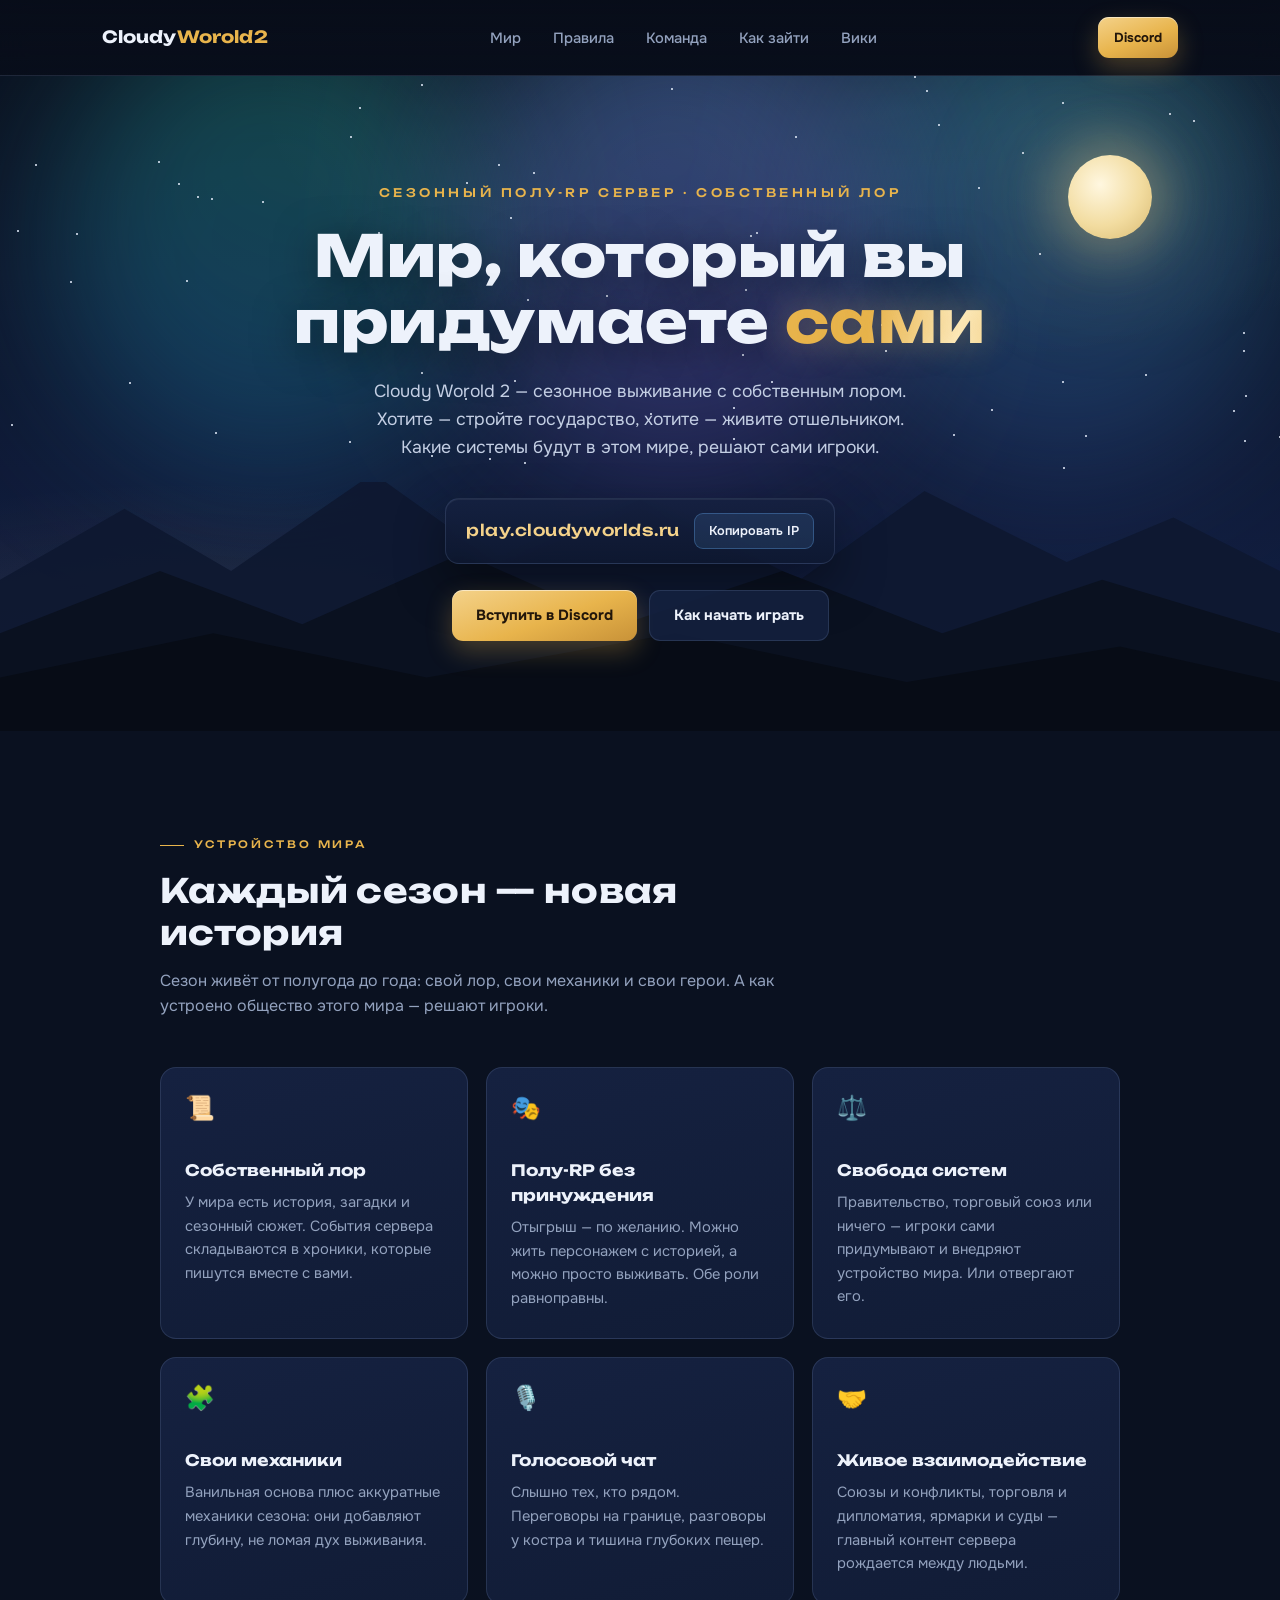
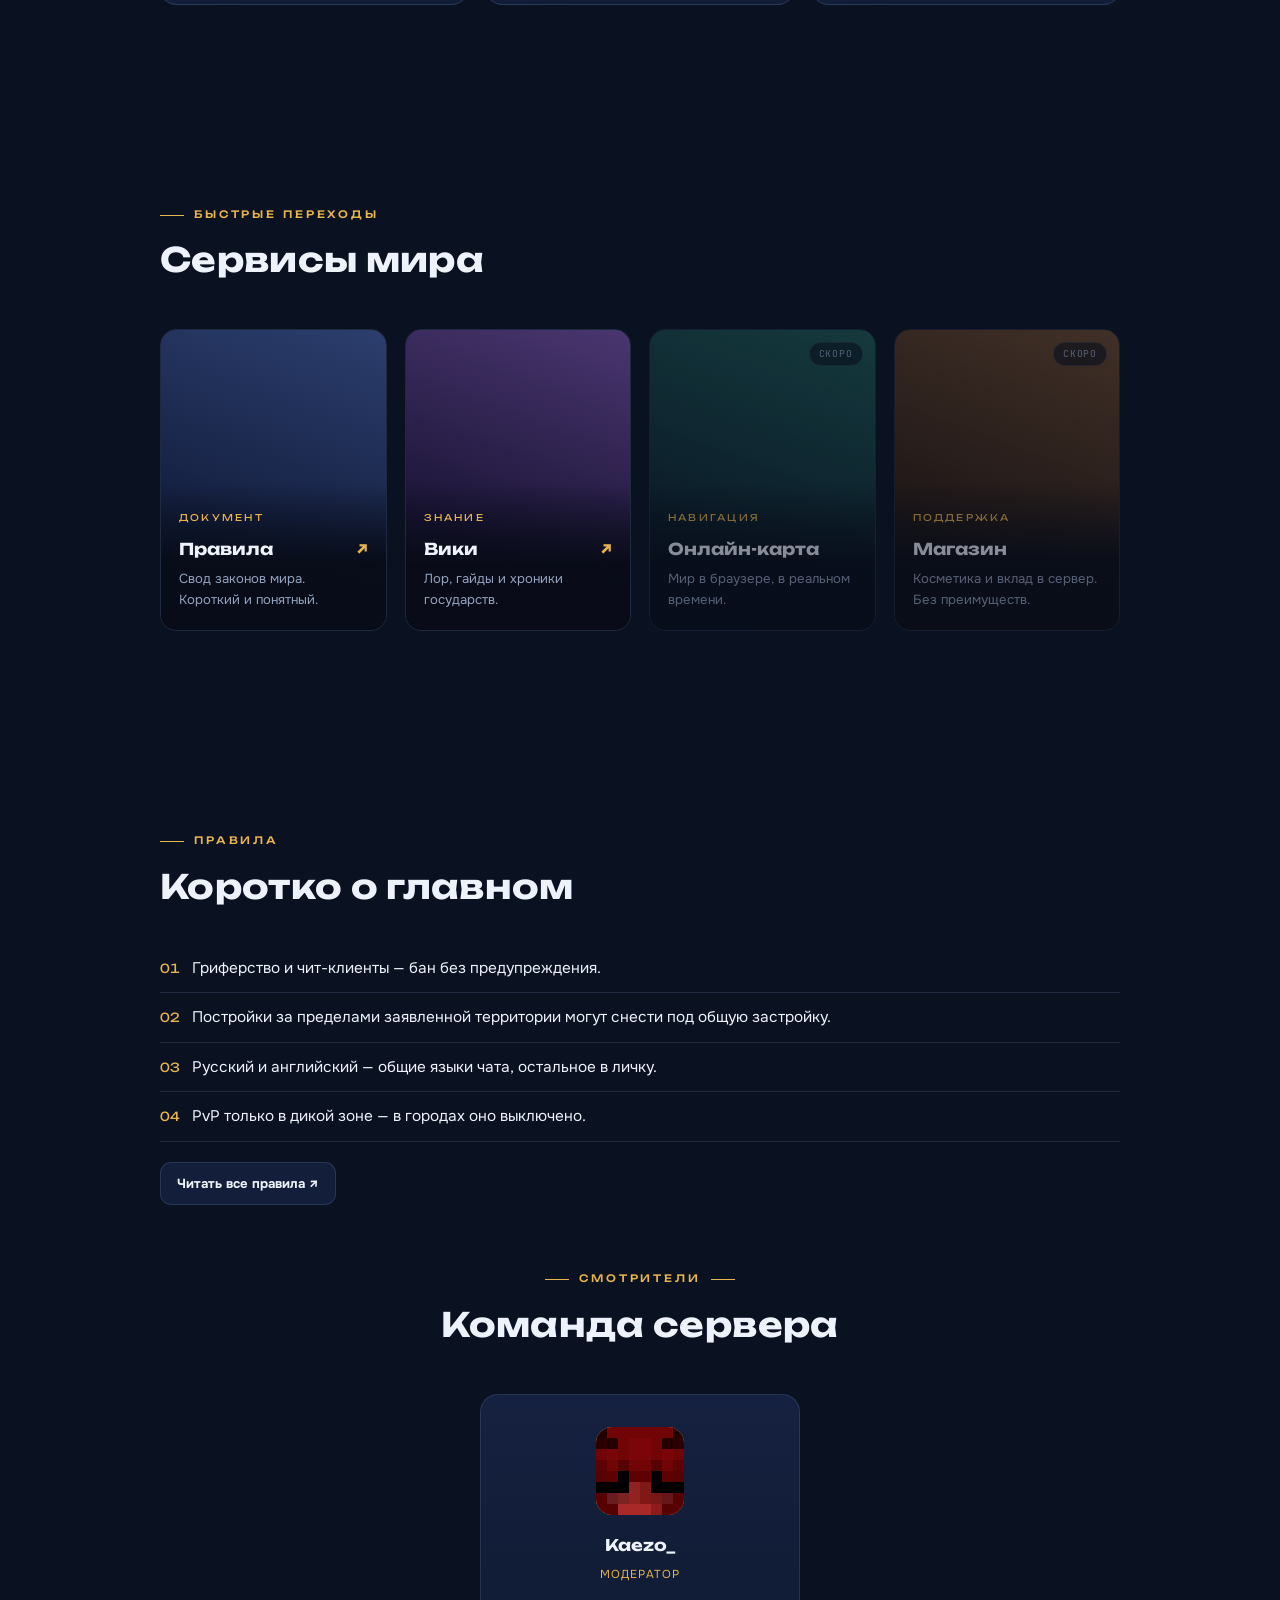
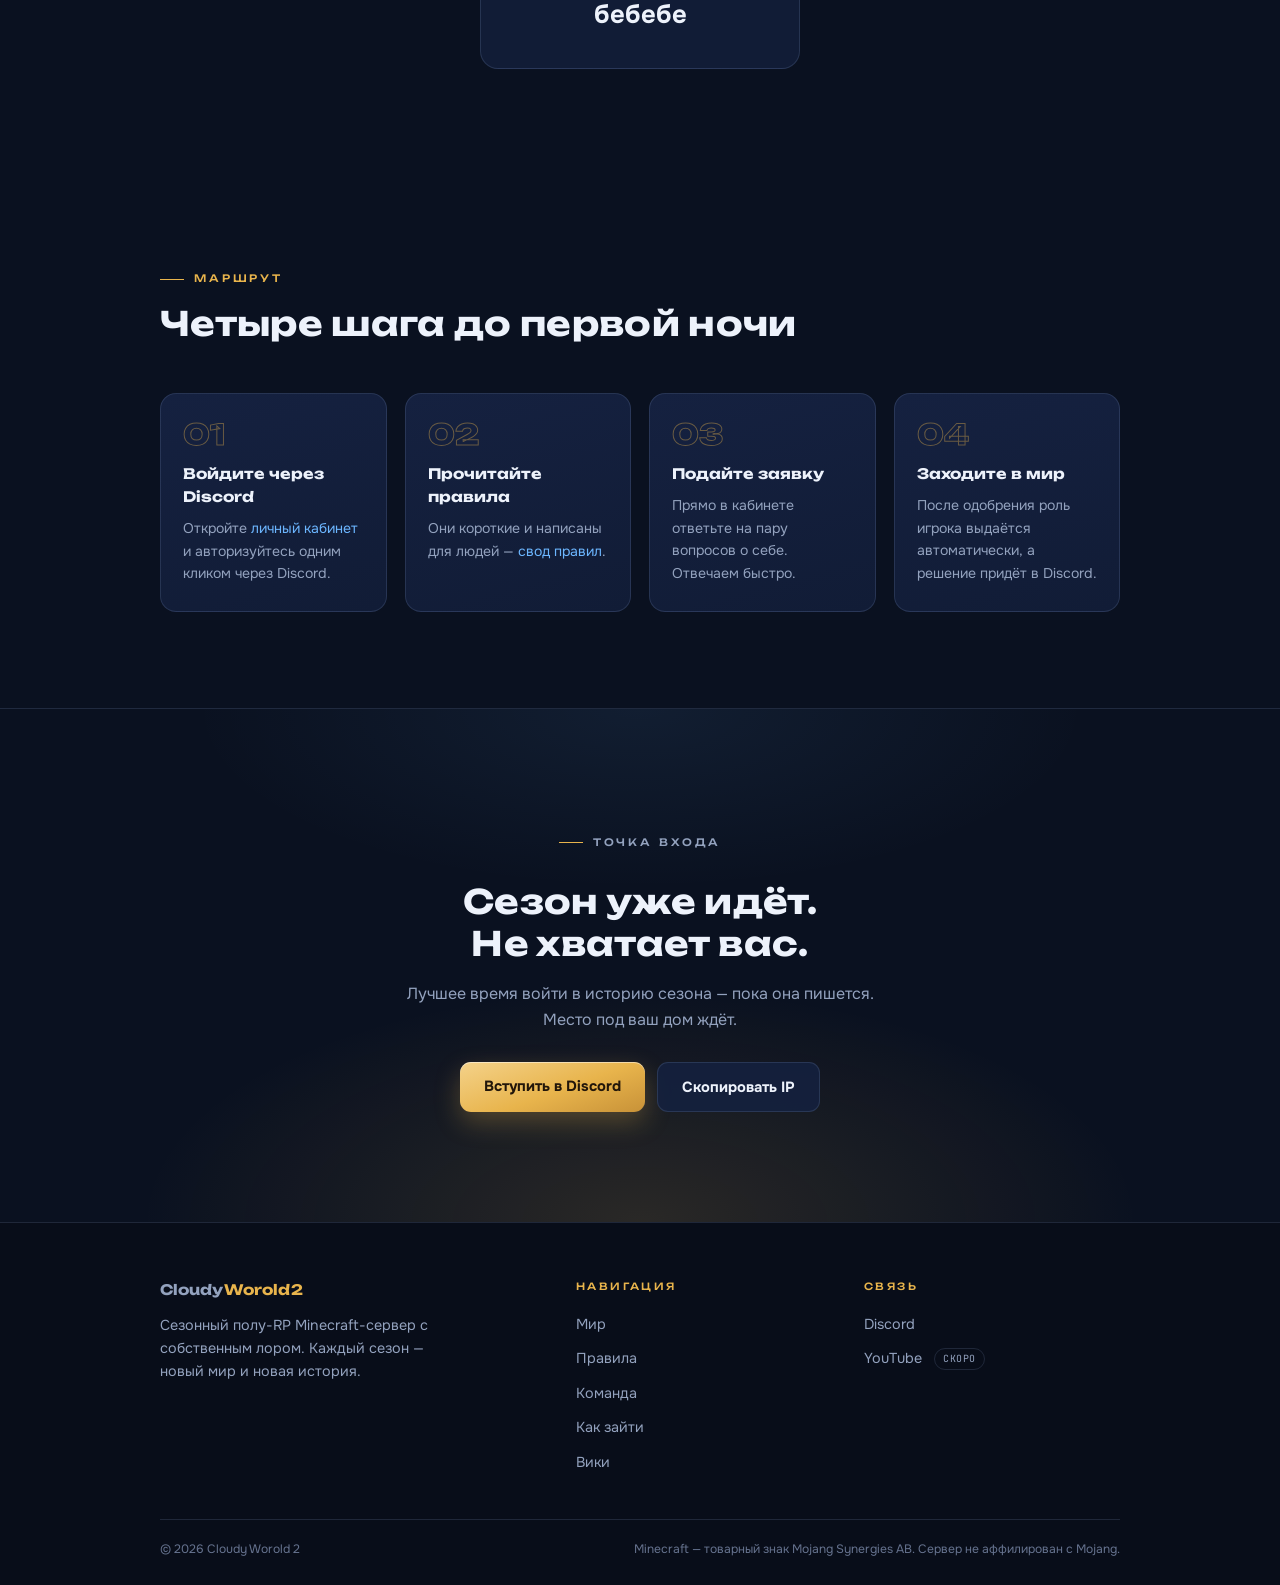
<file: index.html>
<!doctype html>
<html lang="ru">
<head>
<meta charset="utf-8">
<meta name="viewport" content="width=device-width, initial-scale=1">
<title>Cloudy Worold 2 — сезонный полу-RP Minecraft-сервер</title>
<meta name="description" content="Cloudy Worold 2 — сезонный полу-RP Minecraft-сервер с собственным лором. Свобода игроков, голосовой чат и системы, которые сообщество придумывает само.">
<meta name="theme-color" content="#0A1120">
<link rel="icon" href="data:,">
<link rel="preconnect" href="https://fonts.googleapis.com">
<link rel="preconnect" href="https://fonts.gstatic.com" crossorigin>
<link href="https://fonts.googleapis.com/css2?family=Unbounded:wght@500;700;800&family=Onest:wght@400;500;600;700&family=JetBrains+Mono:wght@500&display=swap" rel="stylesheet">
<link rel="stylesheet" href="assets/base.css">
<style>
  /* ---------- hero ---------- */

  .hero{position:relative;overflow:hidden;padding:96px var(--pad) 90px;text-align:center}
  .scene{position:absolute;inset:0;z-index:0;
    background:
      radial-gradient(90% 70% at 70% 5%, rgba(108,182,255,.16), transparent 55%),
      radial-gradient(70% 55% at 15% 95%, rgba(232,180,76,.12), transparent 60%),
      linear-gradient(180deg,#0A1120 0%,#0D1730 45%,#14224A 100%);
  }
  .aurora{position:absolute;inset:0;z-index:0;overflow:hidden;pointer-events:none}
  .aurora i{position:absolute;top:-10%;height:70%;width:34%;border-radius:50%;
    filter:blur(70px);opacity:.3;mix-blend-mode:screen;animation:auroramove ease-in-out infinite alternate}
  .aurora i:nth-child(1){left:4%;background:linear-gradient(200deg,#2FD9A8,#1E7AC9);animation-duration:11s}
  .aurora i:nth-child(2){left:36%;background:linear-gradient(160deg,#6CB6FF,#7A4FD0);animation-duration:14s;animation-delay:-4s}
  .aurora i:nth-child(3){left:66%;background:linear-gradient(190deg,#39C6C0,#3E63C9);animation-duration:12s;animation-delay:-8s}
  @keyframes auroramove{from{transform:translateX(-4%) skewX(-8deg)}to{transform:translateX(4%) skewX(6deg) scaleY(1.15)}}
  .moon{position:absolute;top:12%;right:10%;width:clamp(50px,7vw,84px);aspect-ratio:1;border-radius:50%;z-index:1;
    background:radial-gradient(circle at 38% 35%,#FFF7E0,#F2DCA0 55%,#D8B970);
    box-shadow:0 0 50px 16px rgba(244,210,138,.32), 0 0 120px 50px rgba(244,210,138,.1);
    animation:moonfloat 9s ease-in-out infinite}
  @keyframes moonfloat{0%,100%{transform:translateY(0)}50%{transform:translateY(-10px)}}
  .stars{position:absolute;inset:0;z-index:0;pointer-events:none}
  .st{position:absolute;width:2px;height:2px;border-radius:50%;background:#EAF2FF;animation:twinkle ease-in-out infinite}
  @keyframes twinkle{0%,100%{opacity:.15}50%{opacity:.9}}
  .shoot{position:absolute;top:8%;left:-6%;width:120px;height:2px;z-index:0;pointer-events:none;
    background:linear-gradient(90deg,transparent,#EAF2FF);border-radius:2px;transform:rotate(16deg);
    opacity:0;animation:shoot 9s linear infinite}
  .shoot.s2{top:22%;animation-delay:4.5s;animation-duration:11s;width:90px}
  @keyframes shoot{
    0%,86%{opacity:0;transform:translateX(0) translateY(0) rotate(16deg)}
    88%{opacity:1}
    94%,100%{opacity:0;transform:translateX(60vw) translateY(18vw) rotate(16deg)}
  }
  .ridge{position:absolute;left:0;right:0;bottom:0;width:100%;height:38%;z-index:1;display:block}
  .hero-inner{position:relative;z-index:4;max-width:760px;margin:0 auto}
  .kicker{font-family:var(--display);font-weight:500;font-size:clamp(.6rem,1.2vw,.74rem);
    letter-spacing:.3em;color:var(--gold);text-transform:uppercase;margin-bottom:20px}
  .hero h1{font-family:var(--display);font-weight:800;letter-spacing:.01em;line-height:1.15;
    font-size:clamp(1.7rem,5.2vw,3.6rem);margin:0;text-shadow:0 8px 40px rgba(0,0,0,.5)}
  .hero h1 b{
    color:var(--gold);
    background:linear-gradient(100deg,var(--gold) 20%,#FFF0C8 40%,var(--gold) 60%);
    background-size:220% 100%;-webkit-background-clip:text;background-clip:text;color:transparent;
    animation:goldshimmer 5.5s ease-in-out infinite;
    text-shadow:0 0 34px rgba(232,180,76,.35);
  }
  @keyframes goldshimmer{0%,100%{background-position:0% 0}50%{background-position:100% 0}}
  .hero-sub{margin:22px auto 0;max-width:540px;color:#C4CFE4;font-size:clamp(.98rem,1.6vw,1.1rem)}
  .ipplate{
    margin:36px auto 0;width:fit-content;max-width:100%;display:flex;align-items:center;gap:14px;
    flex-wrap:wrap;justify-content:center;
    background:linear-gradient(180deg,rgba(21,33,64,.85),rgba(14,24,48,.85));
    border:1px solid var(--line);border-radius:14px;padding:14px 20px;backdrop-filter:blur(8px);
    box-shadow:0 20px 50px rgba(0,0,0,.4), inset 0 1px 0 rgba(255,255,255,.06);position:relative;
  }
  .ipplate code{font-family:var(--display);font-weight:500;font-size:clamp(.82rem,2vw,1rem);
    letter-spacing:.03em;color:var(--gold-soft)}
  .copy{font-family:var(--body);font-weight:600;font-size:.8rem;color:var(--text);
    background:rgba(108,182,255,.12);border:1px solid rgba(108,182,255,.3);border-radius:9px;
    padding:9px 14px;cursor:pointer;transition:background .2s}
  .copy:hover{background:rgba(108,182,255,.24)}
  .hero-cta{margin-top:26px;display:flex;gap:12px;justify-content:center;flex-wrap:wrap}

  .tiles{display:grid;grid-template-columns:repeat(4,1fr);gap:18px}
  @media (max-width:960px){.tiles{grid-template-columns:1fr 1fr}}
  @media (max-width:520px){.tiles{grid-template-columns:1fr}}
  .tile.disabled{cursor:default;opacity:.55}
  .tile.disabled:hover{transform:none;border-color:var(--line);box-shadow:none}
  .tile.disabled:hover h3 span{transform:none}
  .tile .soon{position:absolute;top:12px;right:12px;z-index:2;font-family:'JetBrains Mono',monospace;
    font-size:.6rem;letter-spacing:.08em;text-transform:uppercase;color:var(--sub);
    border:1px solid var(--line);border-radius:100px;padding:3px 9px;background:rgba(8,13,25,.6)}
  .tile{position:relative;display:flex;flex-direction:column;justify-content:flex-end;
    aspect-ratio:3/4;border-radius:16px;overflow:hidden;text-decoration:none;
    border:1px solid var(--line);transition:transform .25s,border-color .25s,box-shadow .3s}
  .tile:hover{transform:translateY(-6px);border-color:var(--line-gold);box-shadow:0 24px 48px rgba(0,0,0,.45)}
  .tile .art{position:absolute;inset:0}
  .tile:nth-child(1) .art{background:linear-gradient(200deg,#2C3E6E,#131E3E 70%)}
  .tile:nth-child(2) .art{background:linear-gradient(200deg,#4A3670,#1A1436 70%)}
  .tile:nth-child(3) .art{background:linear-gradient(200deg,#1E5C56,#0D2530 70%)}
  .tile:nth-child(4) .art{background:linear-gradient(200deg,#6E4A2C,#2E1B10 70%)}
  .tile .body{position:relative;z-index:2;padding:20px 18px;
    background:linear-gradient(transparent,rgba(6,10,20,.9) 55%)}
  .tile .idx{font-family:var(--display);font-size:.58rem;letter-spacing:.24em;color:var(--gold);text-transform:uppercase}
  .tile h3{font-family:var(--display);font-weight:700;font-size:1.02rem;margin:8px 0 6px;
    display:flex;align-items:center;justify-content:space-between;gap:8px}
  .tile h3 span{font-size:.95rem;color:var(--gold);transition:transform .25s}
  .tile:hover h3 span{transform:translate(3px,-3px)}
  .tile p{font-size:.82rem;color:var(--sub);margin:0}

  .feats{display:grid;grid-template-columns:repeat(3,1fr);gap:18px}
  @media (max-width:960px){.feats{grid-template-columns:1fr 1fr}}
  @media (max-width:620px){.feats{grid-template-columns:1fr}}
  .feat{position:relative;background:linear-gradient(165deg,var(--panel2),var(--panel));
    border:1px solid var(--line);border-radius:16px;padding:28px 24px;overflow:hidden;
    transition:transform .25s,border-color .25s,box-shadow .3s}
  .feat:hover{transform:translateY(-5px);border-color:var(--line-gold);box-shadow:0 20px 44px rgba(0,0,0,.4)}
  .feat .fi{width:44px;height:44px;margin-bottom:18px;font-size:1.5rem;line-height:1}
  .feat h3{font-family:var(--display);font-weight:700;font-size:.98rem;margin:0 0 8px}
  .feat p{color:var(--sub);font-size:.92rem;margin:0}

  .rules{list-style:none;margin:0;padding:0;display:flex;flex-direction:column;gap:12px}
  .rules li{display:flex;gap:12px;align-items:baseline;border-bottom:1px solid var(--line);
    padding-bottom:12px;font-size:.96rem}
  .rules .no{font-family:var(--display);color:var(--gold);font-size:.78rem}

  .crew{display:flex;justify-content:center;gap:14px;flex-wrap:wrap}
  .member{position:relative;text-align:center;display:flex;flex-direction:column;align-items:center;
    background:linear-gradient(180deg,var(--panel2),var(--panel) 70%);
    border:1px solid var(--line);border-radius:18px;padding:32px 40px;transition:border-color .25s,transform .25s;
    width:min(320px,100%);margin:0 auto}
  .member:hover{transform:translateY(-3px);border-color:var(--line-gold)}
  .avatar{flex:none;width:88px;height:88px;border-radius:16px;display:flex;align-items:center;justify-content:center;
    font-family:var(--display);font-weight:700;font-size:1.8rem;color:#22160a;margin-bottom:18px;
    background:linear-gradient(160deg,var(--gold-soft),var(--gold))}
  .member h3{font-family:var(--display);font-weight:700;font-size:1rem;margin:0}
  .member .role{display:block;font-size:.72rem;letter-spacing:.1em;text-transform:uppercase;
    color:var(--gold);margin:8px 0 10px}
  .member p{font-size:.82rem;color:var(--sub);margin:0}

  .path{display:grid;grid-template-columns:repeat(4,1fr);gap:18px;counter-reset:s}
  @media (max-width:960px){.path{grid-template-columns:1fr 1fr}}
  @media (max-width:560px){.path{grid-template-columns:1fr}}
  .pstep{position:relative;background:linear-gradient(165deg,var(--panel2),var(--panel));
    border:1px solid var(--line);border-radius:16px;padding:26px 22px;transition:border-color .25s,transform .25s}
  .pstep:hover{border-color:var(--line-gold);transform:translateY(-4px)}
  .pstep::before{counter-increment:s;content:'0' counter(s);font-family:var(--display);font-weight:800;
    font-size:1.8rem;line-height:1;color:transparent;-webkit-text-stroke:1px var(--line-gold);display:block;margin-bottom:14px}
  .pstep h3{font-family:var(--display);font-weight:700;font-size:.9rem;margin:0 0 8px}
  .pstep p{color:var(--sub);font-size:.88rem;margin:0}
  .pstep a{color:var(--sky);text-decoration:none}
  .pstep a:hover{text-decoration:underline}

  .final{position:relative;text-align:center;padding:110px var(--pad);overflow:hidden;border-top:1px solid var(--line)}
  .final::before{content:'';position:absolute;inset:0;
    background:radial-gradient(60% 70% at 50% 100%, rgba(232,180,76,.14), transparent 65%),
               radial-gradient(50% 50% at 50% 0%, rgba(108,182,255,.08), transparent 70%)}
  .final .wrap{position:relative}
  .final h2{max-width:20ch;margin:0 auto}
  .final p{color:var(--sub);margin:16px auto 30px;max-width:46ch}
  .final .row{display:flex;gap:12px;justify-content:center;flex-wrap:wrap}
</style>
</head>
<body>

<header>
  <a class="logo" href="#top">Cloudy<b>Worold<span class="n2">2</span></b></a>
  <nav><ul class="nav">
    <li><a href="#world">Мир</a></li>
    <li><a href="#rules">Правила</a></li>
    <li><a href="#crew">Команда</a></li>
    <li><a href="#join">Как зайти</a></li>
    <li><a href="wiki.html">Вики</a></li>
  </ul></nav>
  <a class="btn small" href="https://discord.gg/DKUdvZEhP" target="_blank" rel="noopener">Discord</a>
</header>

<main id="top">
  <section class="hero" id="hero">
    <div class="scene" aria-hidden="true">
      <div class="aurora"><i></i><i></i><i></i></div>
      <div class="stars" id="stars"></div>
      <span class="shoot"></span><span class="shoot s2"></span>
      <div class="moon"></div>
      <svg class="ridge" viewBox="0 0 1440 380" preserveAspectRatio="xMidYMax slice" aria-hidden="true">
        <path fill="#0E1830" opacity=".9" d="M0 380 V210 L140 130 L260 200 L420 90 L560 190 L720 120 L900 210 L1040 110 L1200 190 L1320 140 L1440 200 V380 Z"/>
        <path fill="#0A1120" d="M0 380 V270 L180 200 L340 260 L520 180 L700 260 L880 200 L1060 270 L1240 210 L1440 270 V380 Z"/>
        <path fill="#070C16" d="M0 380 V320 L240 270 L480 320 L760 270 L1020 325 L1260 285 L1440 325 V380 Z"/>
      </svg>
    </div>
    <div class="hero-inner">
      <p class="kicker">Сезонный полу-RP сервер · собственный лор</p>
      <h1>Мир, который вы<br>придумаете <b>сами</b></h1>
      <p class="hero-sub">Cloudy Worold 2 &mdash; сезонное выживание с собственным лором. Хотите &mdash; стройте государство, хотите &mdash; живите отшельником. Какие системы будут в этом мире, решают сами игроки.</p>
      <div class="ipplate">
        <code id="ipText">play.cloudyworlds.ru</code>
        <button class="copy" id="copyBtn">Копировать IP</button>
      </div>
      <div class="hero-cta">
        <a class="btn" href="https://discord.gg/DKUdvZEhP" target="_blank" rel="noopener">Вступить в Discord</a>
        <a class="btn dark" href="#join">Как начать играть</a>
      </div>
    </div>
  </section>

  <section id="world">
    <div class="wrap">
      <div class="sec-head">
        <p class="tag">Устройство мира</p>
        <h2>Каждый сезон &mdash; новая история</h2>
        <p class="sec-sub">Сезон живёт от полугода до года: свой лор, свои механики и свои герои. А как устроено общество этого мира &mdash; решают игроки.</p>
      </div>
      <div class="feats">
        <article class="feat"><div class="fi">📜</div><h3>Собственный лор</h3><p>У мира есть история, загадки и сезонный сюжет. События сервера складываются в хроники, которые пишутся вместе с вами.</p></article>
        <article class="feat"><div class="fi">🎭</div><h3>Полу-RP без принуждения</h3><p>Отыгрыш &mdash; по желанию. Можно жить персонажем с историей, а можно просто выживать. Обе роли равноправны.</p></article>
        <article class="feat"><div class="fi">⚖️</div><h3>Свобода систем</h3><p>Правительство, торговый союз или ничего &mdash; игроки сами придумывают и внедряют устройство мира. Или отвергают его.</p></article>
        <article class="feat"><div class="fi">🧩</div><h3>Свои механики</h3><p>Ванильная основа плюс аккуратные механики сезона: они добавляют глубину, не ломая дух выживания.</p></article>
        <article class="feat"><div class="fi">🎙️</div><h3>Голосовой чат</h3><p>Слышно тех, кто рядом. Переговоры на границе, разговоры у костра и тишина глубоких пещер.</p></article>
        <article class="feat"><div class="fi">🤝</div><h3>Живое взаимодействие</h3><p>Союзы и конфликты, торговля и дипломатия, ярмарки и суды &mdash; главный контент сервера рождается между людьми.</p></article>
      </div>
    </div>
  </section>

  <section id="services">
    <div class="wrap">
      <div class="sec-head">
        <p class="tag">Быстрые переходы</p>
        <h2>Сервисы мира</h2>
      </div>
      <div class="tiles">
        <a class="tile" href="rules.html">
          <span class="art"></span>
          <span class="body"><span class="idx">Документ</span><h3>Правила <span>&#8599;</span></h3><p>Свод законов мира. Короткий и понятный.</p></span>
        </a>
        <a class="tile" href="wiki.html">
          <span class="art"></span>
          <span class="body"><span class="idx">Знание</span><h3>Вики <span>&#8599;</span></h3><p>Лор, гайды и хроники государств.</p></span>
        </a>
        <div class="tile disabled">
          <span class="soon">Скоро</span>
          <span class="art"></span>
          <span class="body"><span class="idx">Навигация</span><h3>Онлайн-карта</h3><p>Мир в браузере, в реальном времени.</p></span>
        </div>
        <div class="tile disabled">
          <span class="soon">Скоро</span>
          <span class="art"></span>
          <span class="body"><span class="idx">Поддержка</span><h3>Магазин</h3><p>Косметика и вклад в сервер. Без преимуществ.</p></span>
        </div>
      </div>
    </div>
  </section>

  <section id="rules">
    <div class="wrap">
      <div class="sec-head">
        <p class="tag">Правила</p>
        <h2>Коротко о главном</h2>
      </div>
      <ul class="rules">
        <li><span class="no mono">01</span><span>Гриферство и чит-клиенты &mdash; бан без предупреждения.</span></li>
        <li><span class="no mono">02</span><span>Постройки за пределами заявленной территории могут снести под общую застройку.</span></li>
        <li><span class="no mono">03</span><span>Русский и английский &mdash; общие языки чата, остальное в личку.</span></li>
        <li><span class="no mono">04</span><span>PvP только в дикой зоне &mdash; в городах оно выключено.</span></li>
      </ul>
      <a class="btn dark small" href="rules.html" style="margin-top:20px">Читать все правила &#8599;</a>

      <div class="sec-head center" id="crew" style="margin-top:56px">
        <p class="tag">Смотрители</p>
        <h2>Команда сервера</h2>
      </div>
      <div class="crew">
        <article class="member"><div class="avatar"><img src="art/kaezo.png" alt="" style="width:100%;height:100%;object-fit:cover;border-radius:inherit;image-rendering:pixelated"></div><div><h3>Kaezo_</h3><span class="role">Модератор</span><p style="font-size:1.6rem;font-weight:700;color:var(--text)">бебебе</p></div></article>
      </div>
    </div>
  </section>

  <section id="join">
    <div class="wrap">
      <div class="sec-head">
        <p class="tag">Маршрут</p>
        <h2>Четыре шага до первой ночи</h2>
      </div>
      <div class="path">
        <div class="pstep"><h3>Войдите через Discord</h3><p>Откройте <a href="https://cloudyworlds.ru/account.html">личный кабинет</a> и авторизуйтесь одним кликом через Discord.</p></div>
        <div class="pstep"><h3>Прочитайте правила</h3><p>Они короткие и написаны для людей &mdash; <a href="rules.html">свод правил</a>.</p></div>
        <div class="pstep"><h3>Подайте заявку</h3><p>Прямо в кабинете ответьте на пару вопросов о себе. Отвечаем быстро.</p></div>
        <div class="pstep"><h3>Заходите в мир</h3><p>После одобрения роль игрока выдаётся автоматически, а решение придёт в Discord.</p></div>
      </div>
    </div>
  </section>

  <div class="final">
    <div class="wrap">
      <p class="tag" style="justify-content:center">Точка входа</p>
      <h2>Сезон уже идёт.<br>Не хватает вас.</h2>
      <p>Лучшее время войти в историю сезона &mdash; пока она пишется. Место под ваш дом ждёт.</p>
      <div class="row">
        <a class="btn" href="https://discord.gg/DKUdvZEhP" target="_blank" rel="noopener">Вступить в Discord</a>
        <button class="btn dark" id="copyBtn2">Скопировать IP</button>
      </div>
    </div>
  </div>
</main>

<footer>
  <div class="foot">
    <div class="about">
      <a class="logo" href="#top">Cloudy<b>Worold<span class="n2">2</span></b></a>
      <p>Сезонный полу-RP Minecraft-сервер с собственным лором. Каждый сезон &mdash; новый мир и новая история.</p>
    </div>
    <div>
      <h4>Навигация</h4>
      <ul>
        <li><a href="#world">Мир</a></li>
        <li><a href="#rules">Правила</a></li>
        <li><a href="#crew">Команда</a></li>
        <li><a href="#join">Как зайти</a></li>
    <li><a href="wiki.html">Вики</a></li>
      </ul>
    </div>
    <div>
      <h4>Связь</h4>
      <ul>
        <li><a href="https://discord.gg/DKUdvZEhP" target="_blank" rel="noopener">Discord</a></li>
        <li><a href="https://www.youtube.com/@thedavka8776" target="_blank" rel="noopener">YouTube</a> <span class="tag-soon">Скоро</span></li>
      </ul>
    </div>
  </div>
  <div class="foot-bottom">
    <span>&copy; <span id="yr"></span> Cloudy Worold 2</span>
    <span>Minecraft &mdash; товарный знак Mojang Synergies AB. Сервер не аффилирован с Mojang.</span>
  </div>
</footer>

<script>
(function () {
  document.getElementById('yr').textContent = new Date().getFullYear();

  var starsWrap = document.getElementById('stars');
  var reduceMotion = window.matchMedia('(prefers-reduced-motion: reduce)').matches;
  for (var i = 0; i < 70; i++) {
    var s = document.createElement('span');
    s.className = 'st';
    s.style.left = (Math.random() * 100) + '%';
    s.style.top = (Math.random() * 60) + '%';
    s.style.animationDuration = (2 + Math.random() * 3) + 's';
    s.style.animationDelay = (Math.random() * 3) + 's';
    starsWrap.appendChild(s);
  }
  if (reduceMotion) {
    document.querySelectorAll('.st').forEach(function (s) { s.style.opacity = '0.6'; });
  }

  function copyIp() {
    var text = document.getElementById('ipText').textContent.trim();
    if (navigator.clipboard && navigator.clipboard.writeText) {
      navigator.clipboard.writeText(text).catch(function () {});
    }
  }
  function flash(btn) {
    var old = btn.textContent;
    btn.textContent = 'Скопировано';
    setTimeout(function () { btn.textContent = old; }, 1400);
  }
  document.getElementById('copyBtn').addEventListener('click', function () {
    copyIp(); flash(this);
  });
  document.getElementById('copyBtn2').addEventListener('click', function () {
    copyIp(); flash(this);
  });
})();
</script>
</body>
</html>
</file>
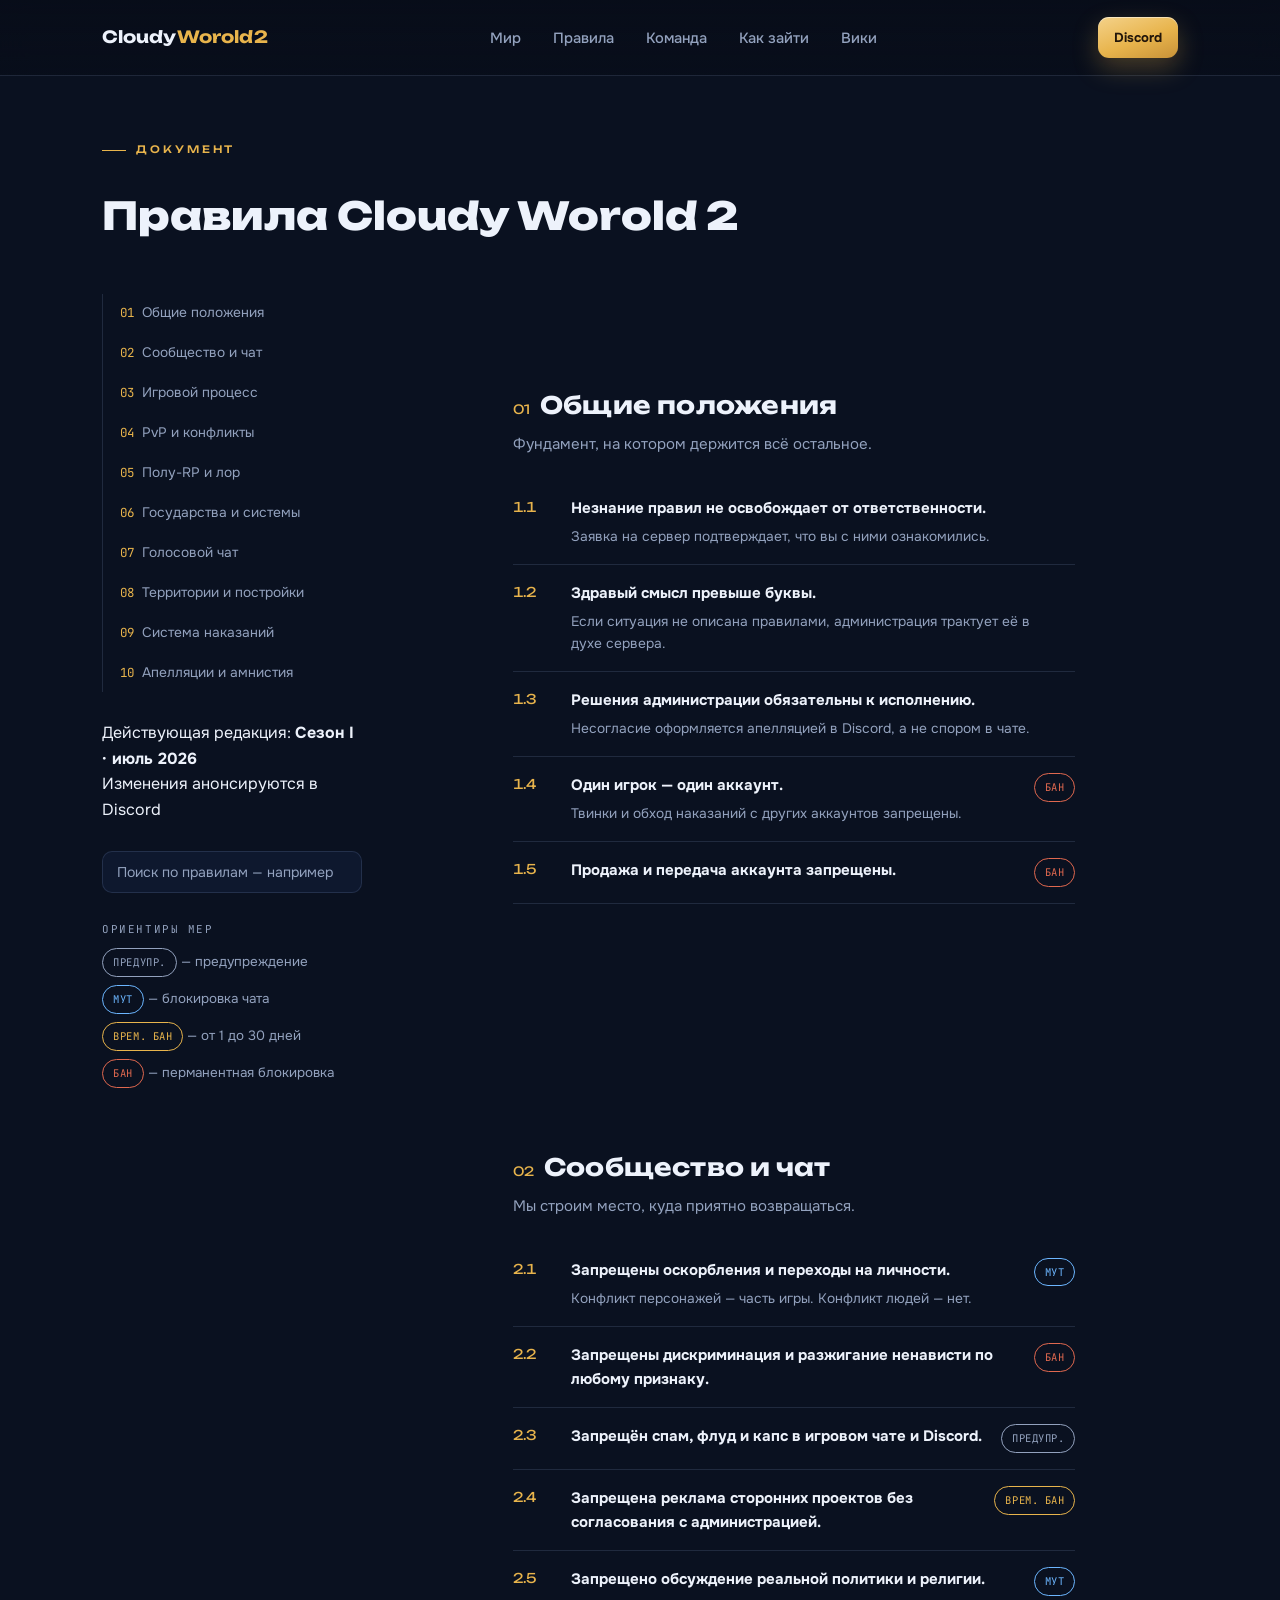
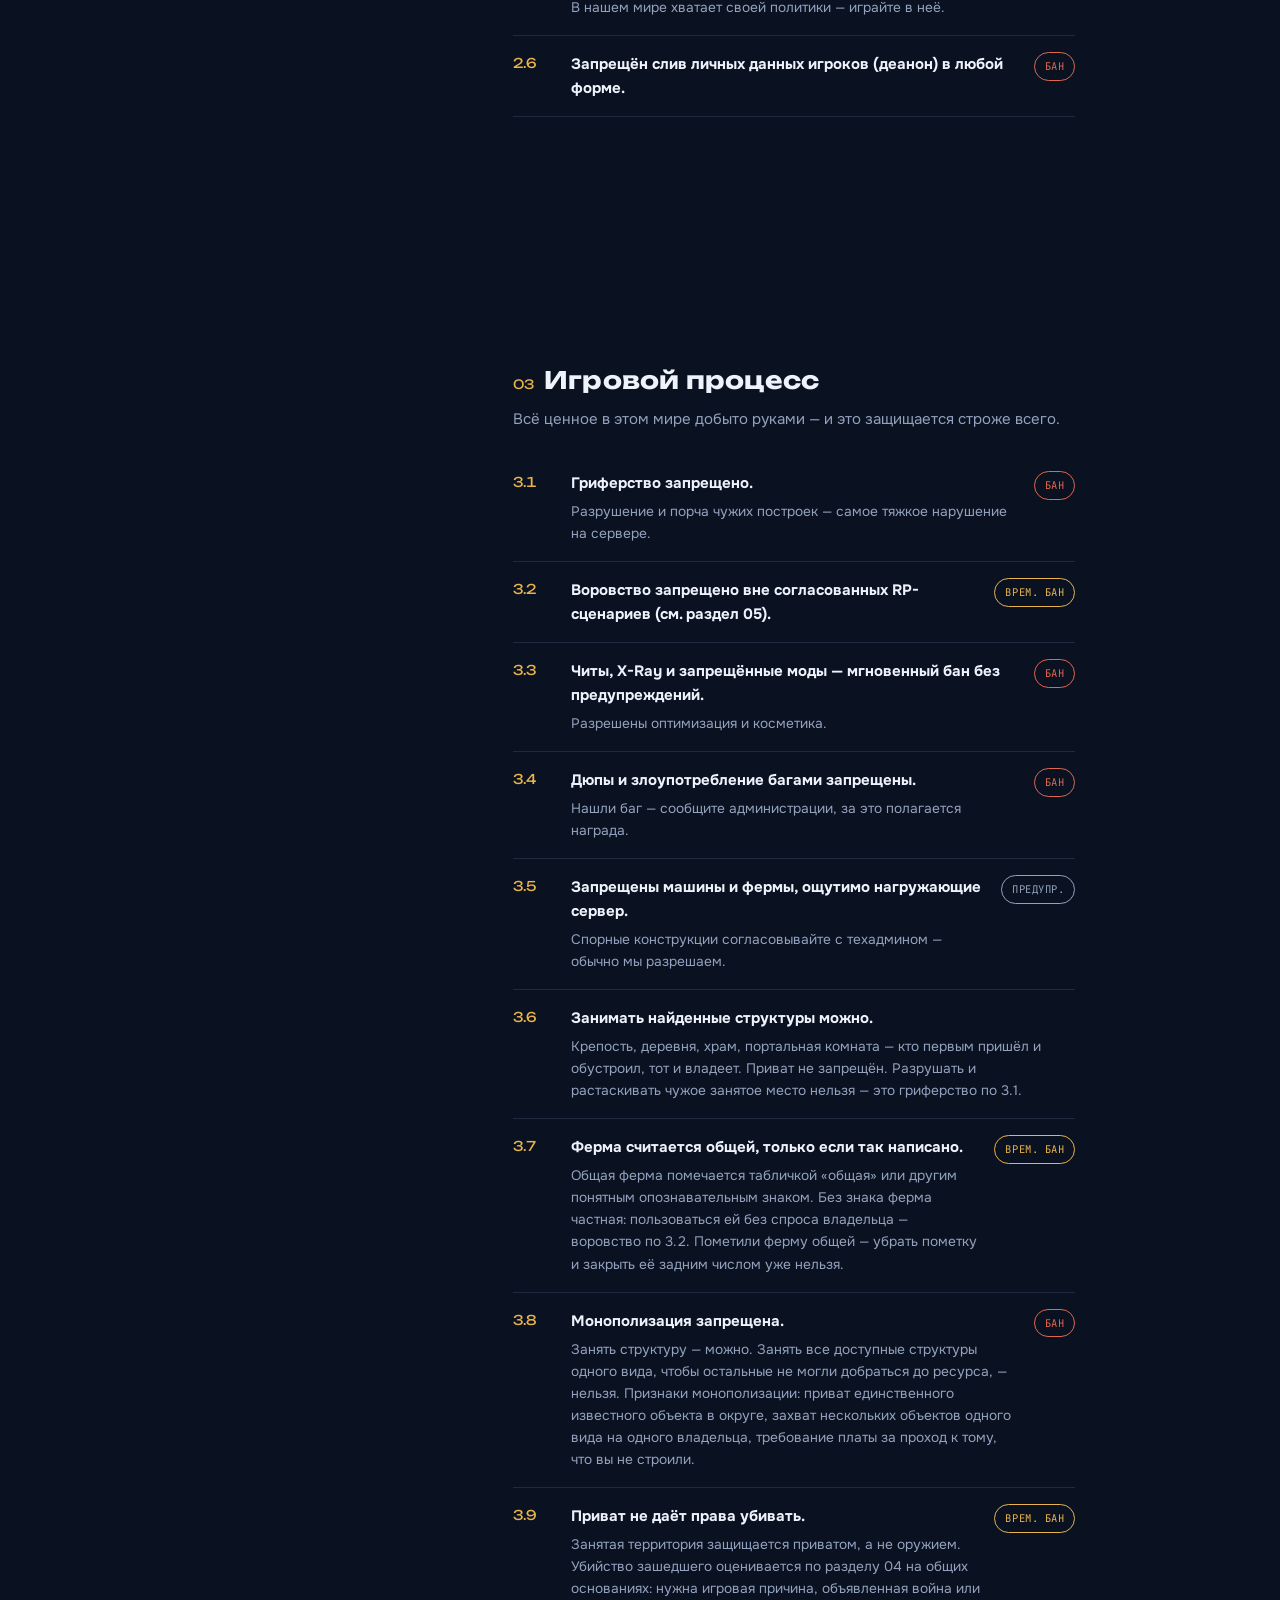
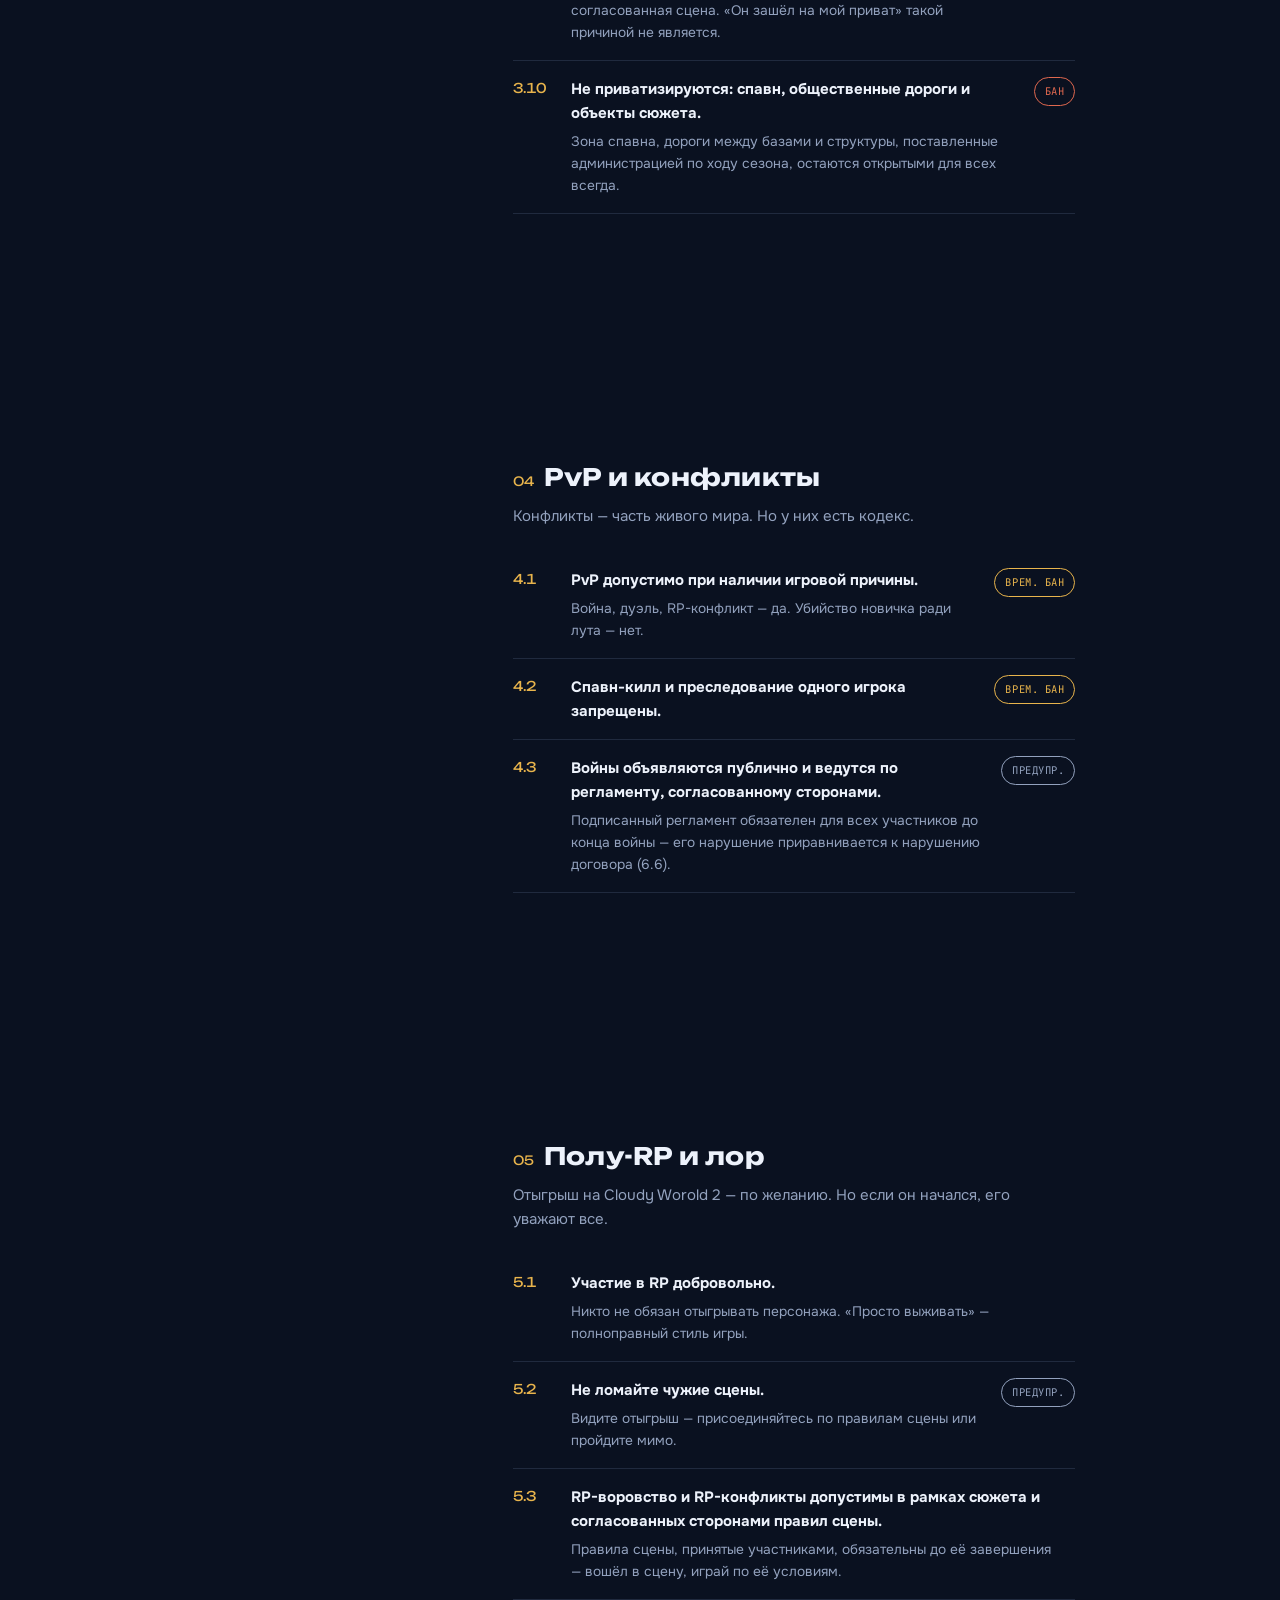
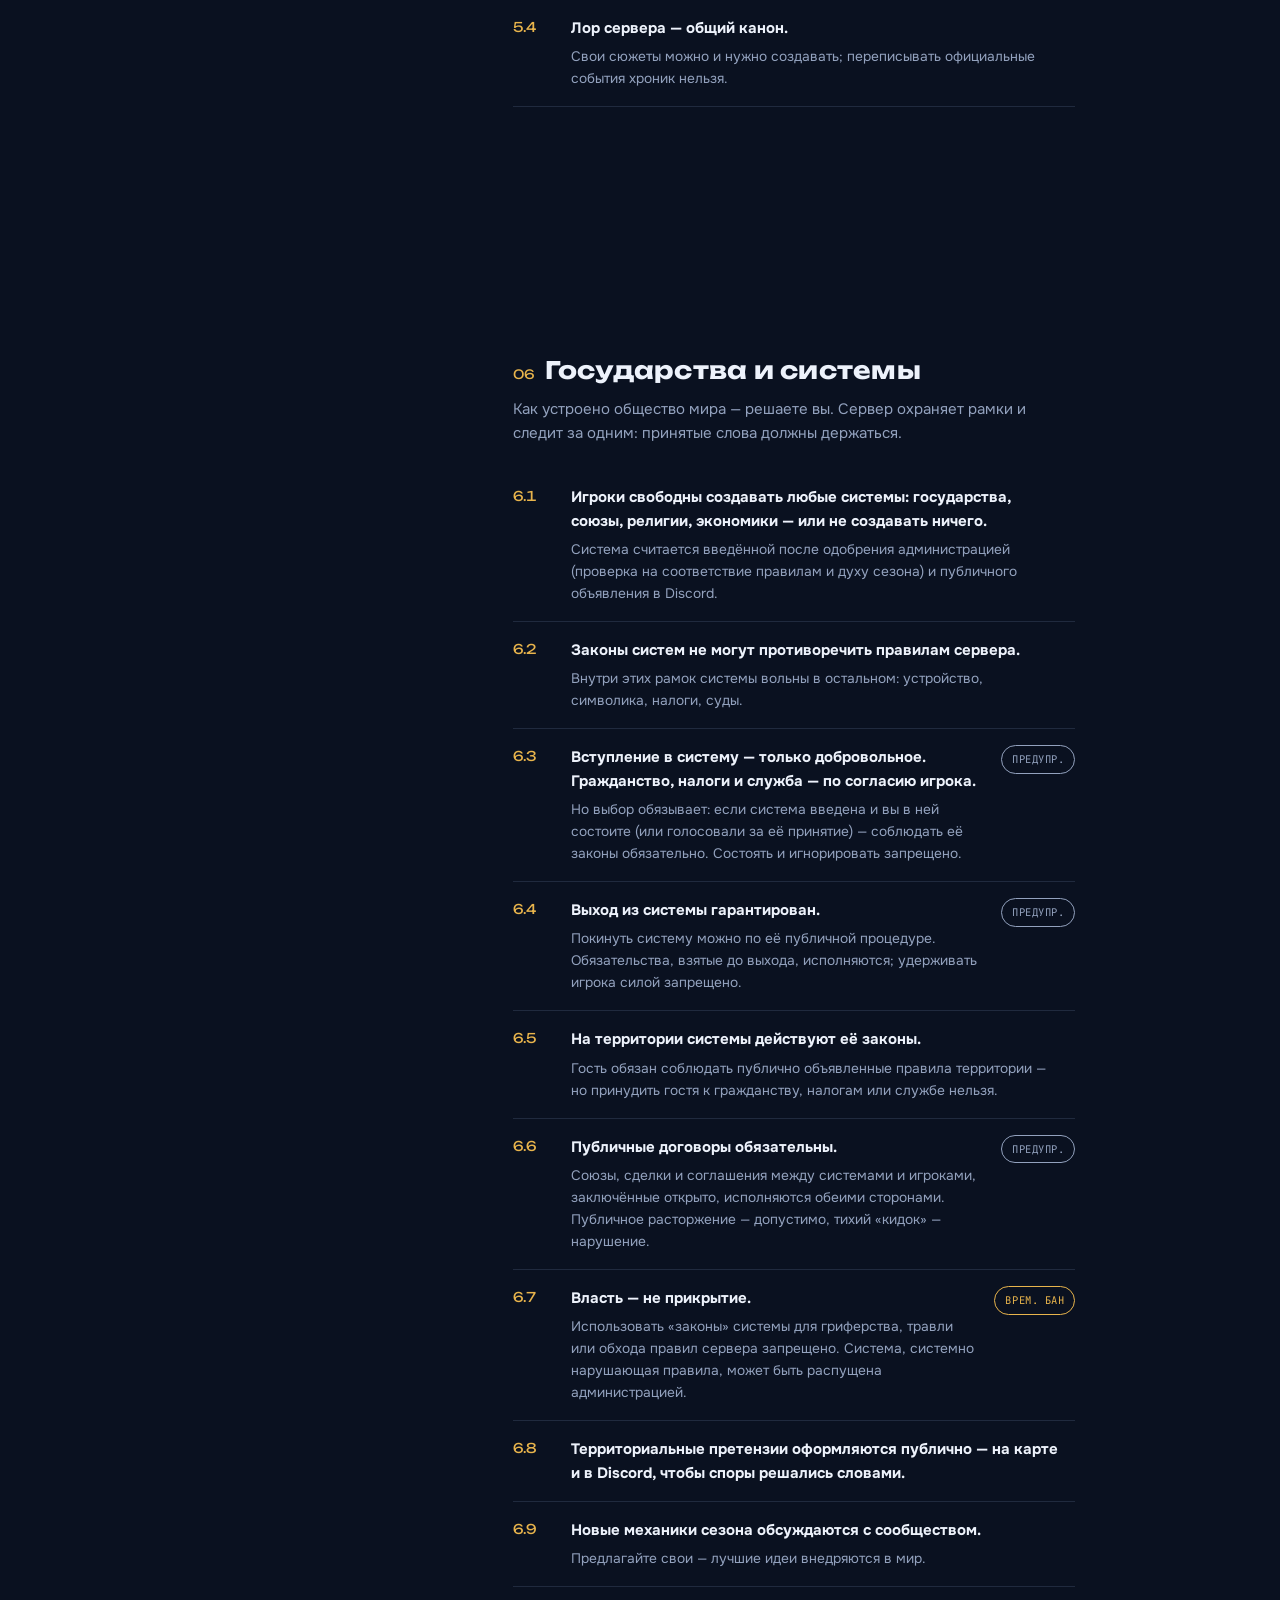
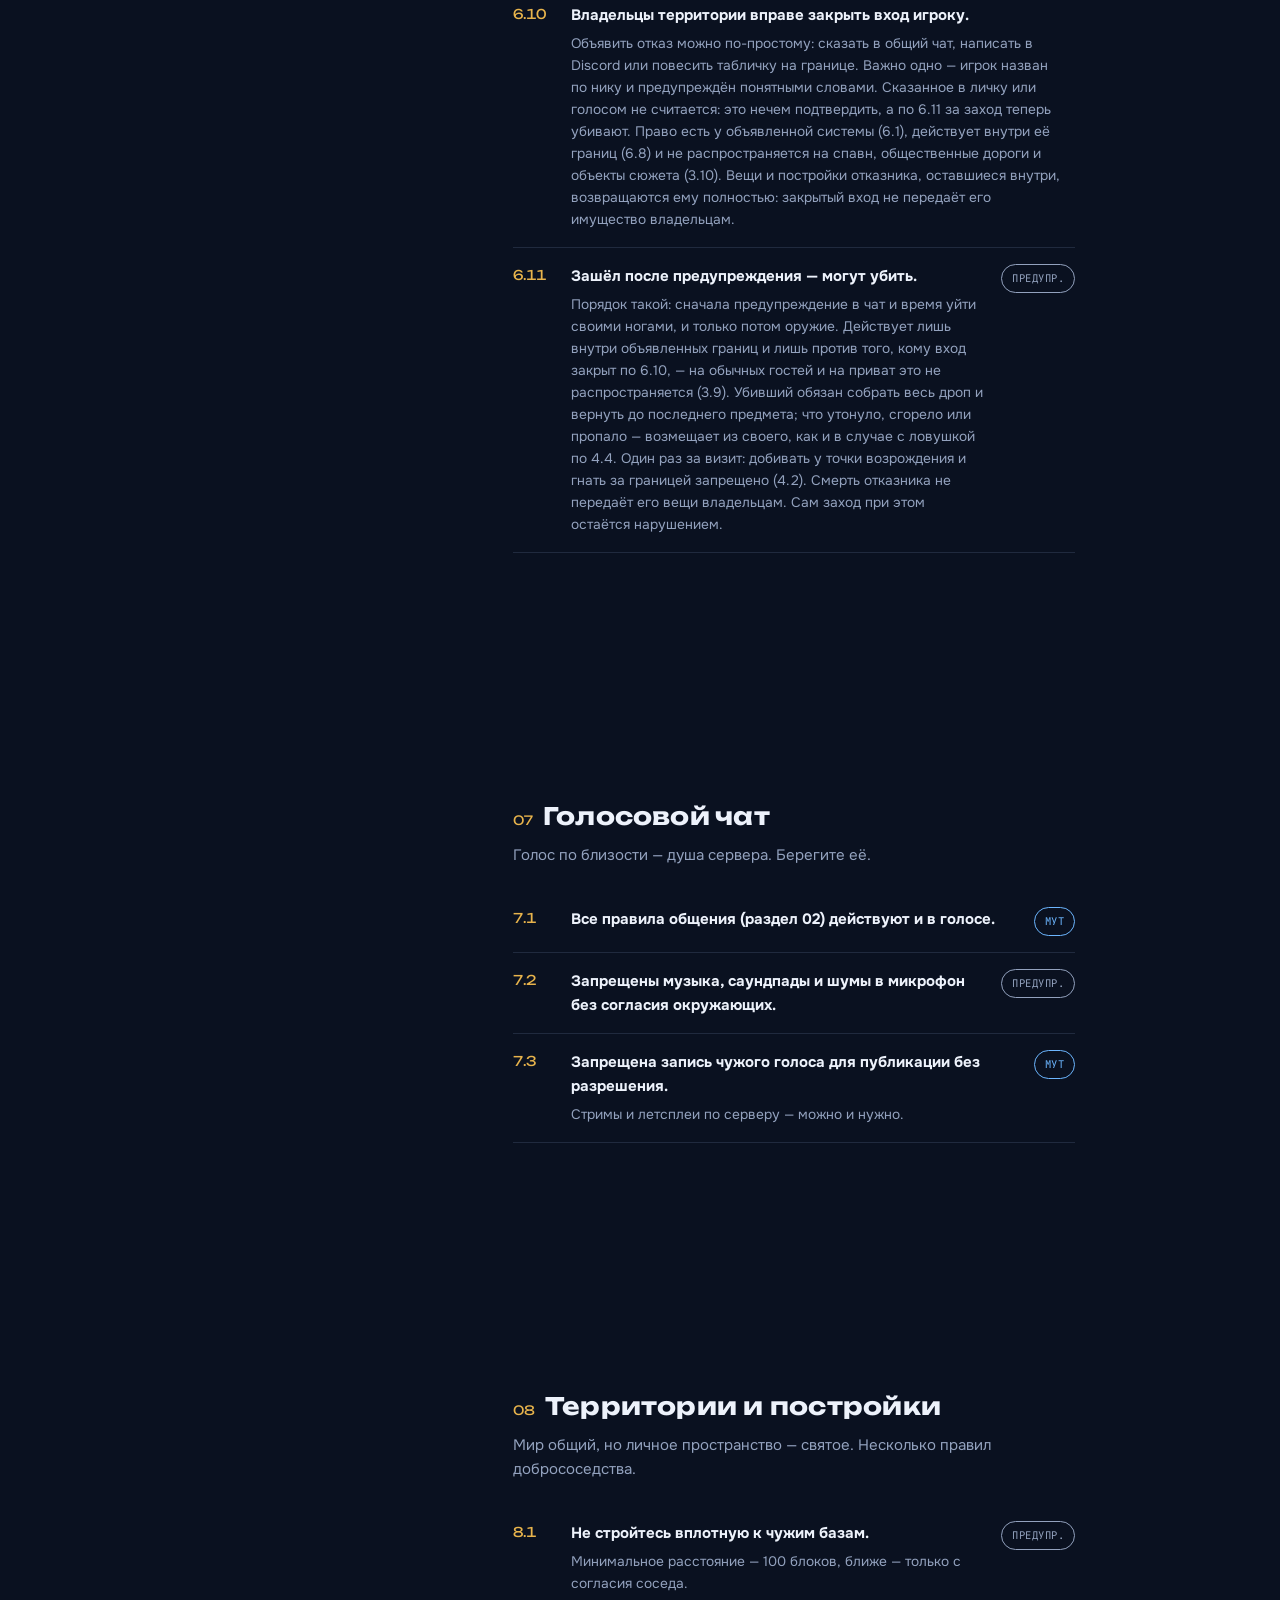
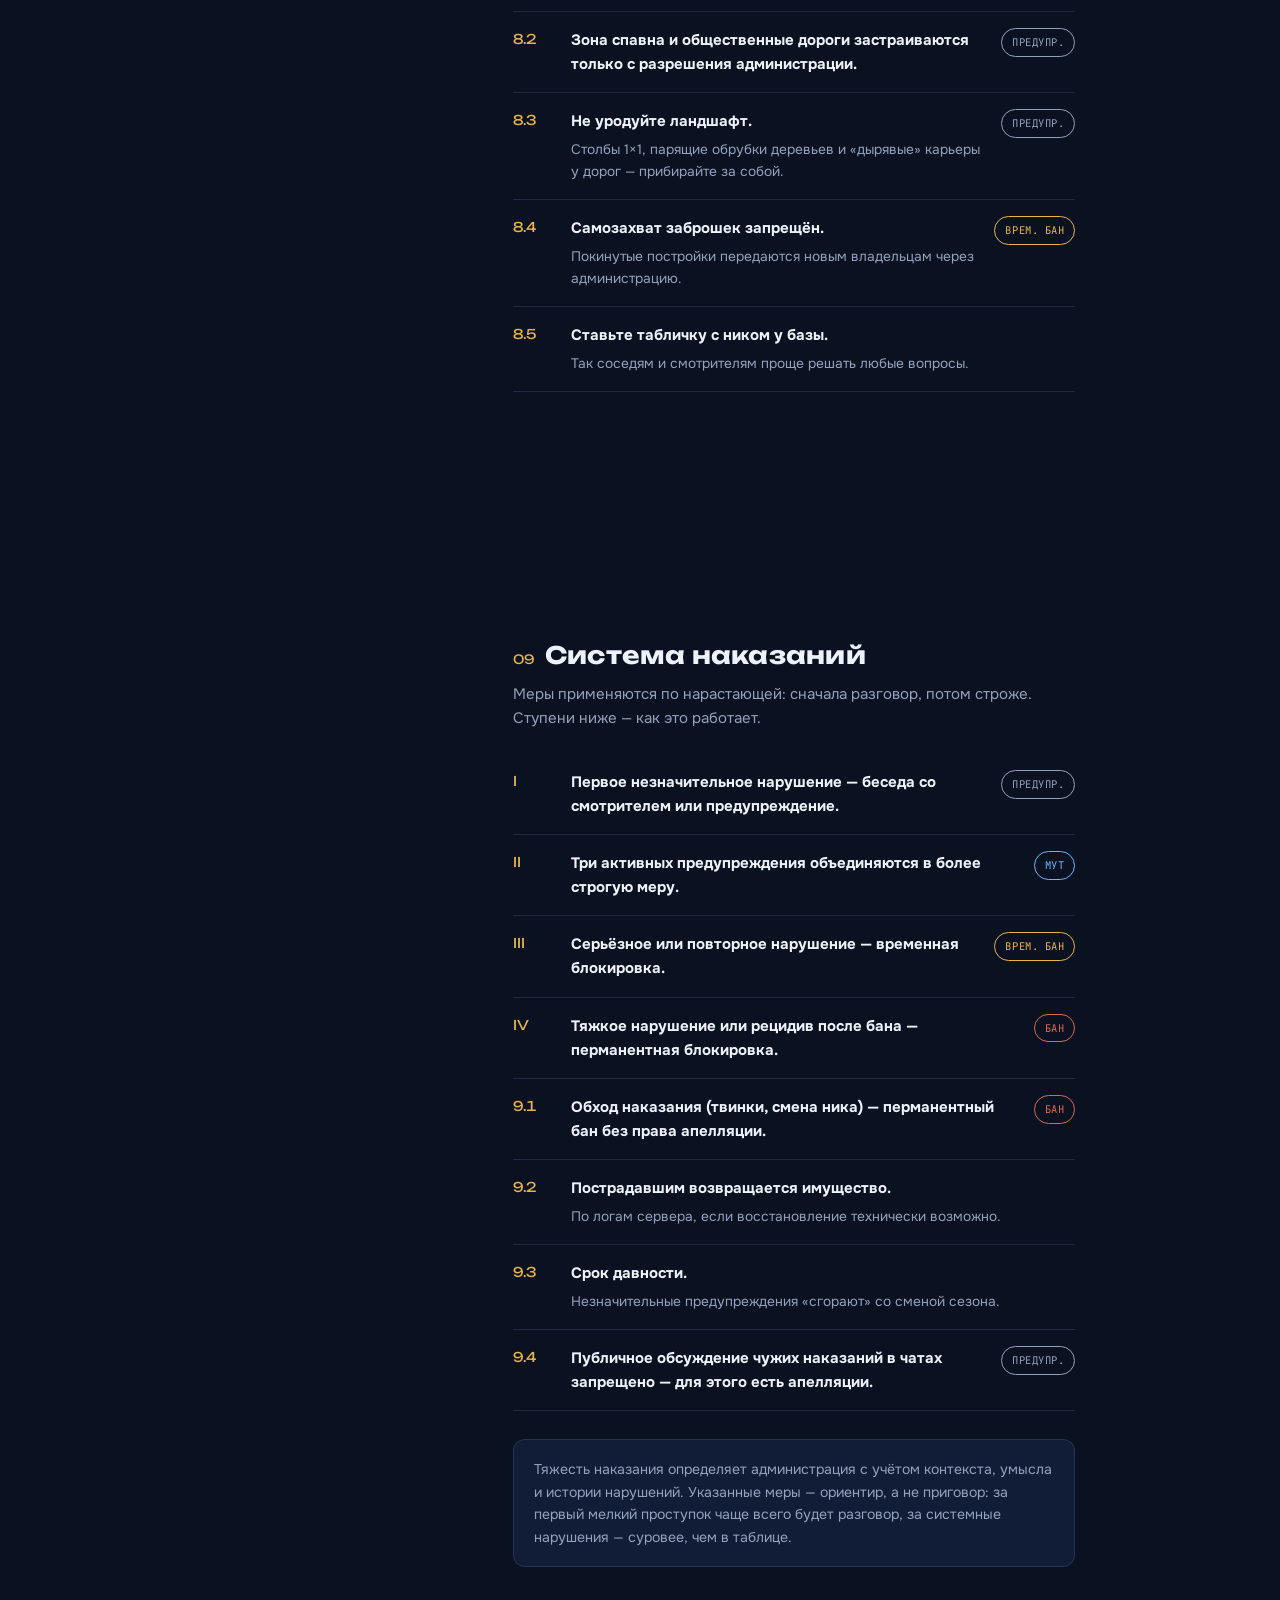
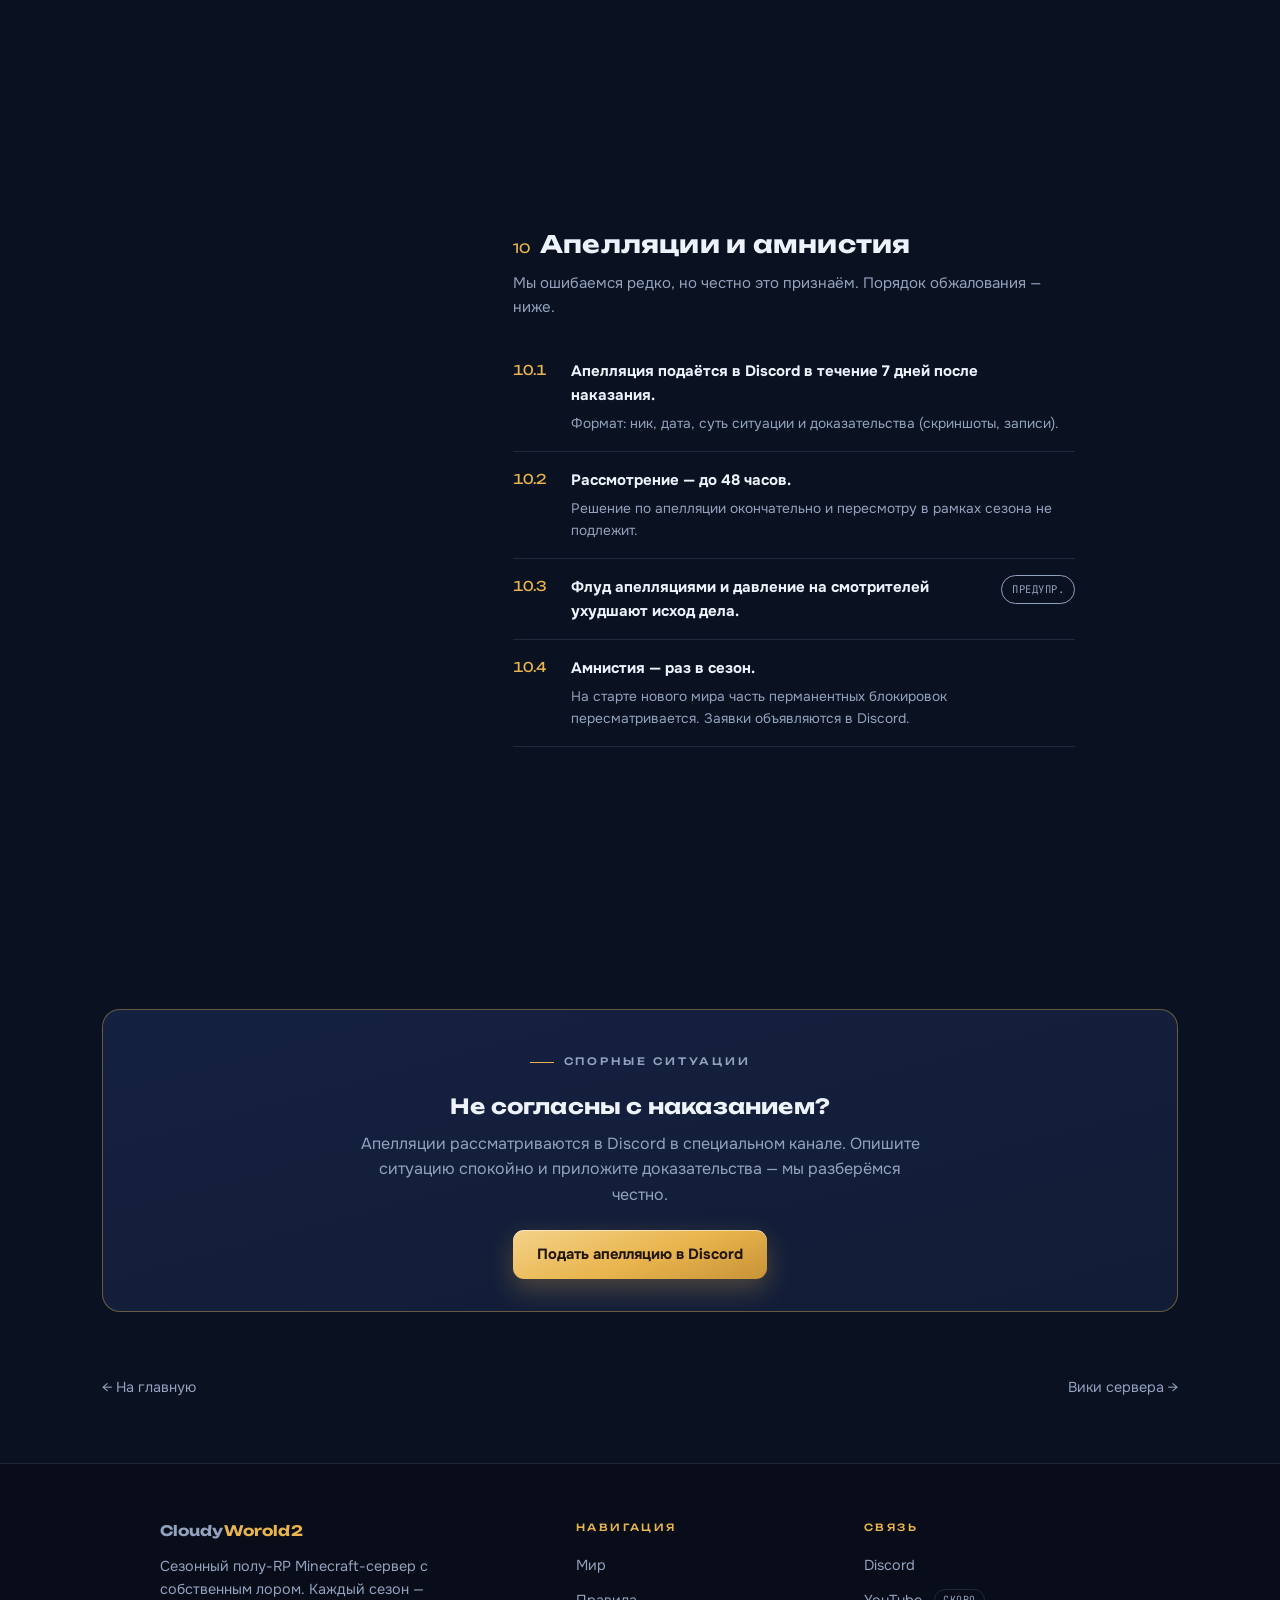
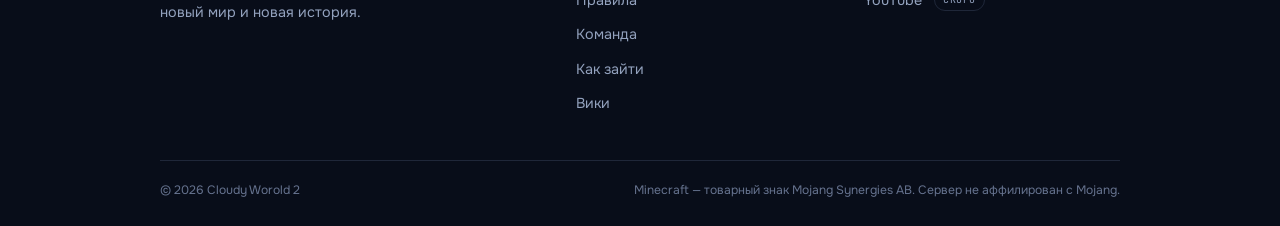
<file: rules.html>
<!doctype html>
<html lang="ru">
<head>
<meta charset="utf-8">
<meta name="viewport" content="width=device-width, initial-scale=1">
<title>Правила — Cloudy Worold 2</title>
<meta name="description" content="Полный свод правил сервера Cloudy Worold 2: общение, PvP, территории, полу-RP, государства игроков и система наказаний.">
<meta name="theme-color" content="#0A1120">
<link rel="icon" href="data:,">
<link rel="preconnect" href="https://fonts.googleapis.com">
<link rel="preconnect" href="https://fonts.gstatic.com" crossorigin>
<link href="https://fonts.googleapis.com/css2?family=Unbounded:wght@500;700;800&family=Onest:wght@400;500;600;700&family=JetBrains+Mono:wght@500&display=swap" rel="stylesheet">
<link rel="stylesheet" href="assets/base.css">
<style>
  .page-head{padding:56px var(--pad) 0}
  .page-head h1{font-family:var(--display);font-weight:800;font-size:clamp(1.6rem,4vw,2.4rem);margin:10px 0 0}
  .page-head .meta{margin-top:16px;color:var(--sub);font-size:.9rem}
  .page-head .meta b{color:var(--gold-soft);font-weight:600}

  .rulebook{padding:48px var(--pad) 110px;display:grid;grid-template-columns:260px 1fr;gap:48px;align-items:start}
  @media (max-width:900px){.rulebook{grid-template-columns:1fr}}

  .side{position:sticky;top:96px;display:flex;flex-direction:column;gap:28px}
  @media (max-width:900px){.side{position:static}}
  .side-nav{list-style:none;margin:0;padding:0;display:flex;flex-direction:column;gap:2px;
    border-left:1px solid var(--line)}
  .side-nav a{display:block;text-decoration:none;color:var(--sub);font-size:.86rem;
    padding:8px 0 8px 16px;border-left:2px solid transparent;margin-left:-1px;transition:color .2s,border-color .2s}
  .side-nav a:hover{color:var(--text)}
  .side-nav .n{font-family:'JetBrains Mono',monospace;color:var(--gold);margin-right:8px;font-size:.78rem}

  .rule-search{width:100%;font-family:var(--body);font-size:.88rem;color:var(--text);
    background:rgba(17,28,54,.7);border:1px solid var(--line);border-radius:10px;padding:11px 14px}
  .rule-search::placeholder{color:var(--sub)}
  .rule-search:focus{outline:none;border-color:var(--gold)}

  .legend-title{font-family:'JetBrains Mono',monospace;font-size:.68rem;letter-spacing:.14em;
    text-transform:uppercase;color:var(--sub);margin:0 0 10px}
  .legend ul{list-style:none;margin:0;padding:0;display:flex;flex-direction:column;gap:8px;font-size:.84rem;color:var(--sub)}

  .pen{display:inline-flex;align-items:center;white-space:nowrap;font-family:'JetBrains Mono',monospace;
    font-size:.66rem;letter-spacing:.05em;text-transform:uppercase;padding:5px 10px;border-radius:100px;
    border:1px solid currentColor}
  .pen.warn{color:var(--sub)}
  .pen.mute{color:var(--sky)}
  .pen.tempban{color:var(--gold)}
  .pen.ban{color:var(--danger)}

  .rule-sec{margin-bottom:56px;scroll-margin-top:96px}
  .rule-sec .rs-head{margin-bottom:6px}
  .rule-sec .rs-num{font-family:var(--display);color:var(--gold);font-size:.8rem;margin-right:10px}
  .rule-sec h2{display:inline;font-size:clamp(1.1rem,2.2vw,1.5rem)}
  .rule-sec .rs-intro{color:var(--sub);margin:10px 0 0;font-size:.94rem;max-width:60ch}

  .rule-list{list-style:none;margin:24px 0 0;padding:0;display:flex;flex-direction:column}
  .rule{display:grid;grid-template-columns:44px 1fr auto;gap:14px;align-items:start;
    padding:16px 0;border-bottom:1px solid var(--line)}
  .rule .rn{font-family:var(--display);color:var(--gold);font-size:.84rem;padding-top:1px}
  .rule h4{margin:0;font-size:.94rem;font-weight:700;font-family:var(--body);color:var(--text)}
  .rule p{margin:6px 0 0;color:var(--sub);font-size:.86rem}
  .rule .pen{align-self:start}
  .rule[hidden]{display:none}

  .rule-note{margin-top:28px;padding:18px 20px;border:1px solid var(--line);border-radius:12px;
    background:var(--panel);color:var(--sub);font-size:.88rem}

  .appeal-cta{margin:0 var(--pad) 64px;background:linear-gradient(165deg,var(--panel2),var(--panel));
    border:1px solid var(--line-gold);border-radius:18px;padding:32px 30px;text-align:center}
  .appeal-cta .tag{justify-content:center}
  .appeal-cta h2{font-size:1.3rem}
  .appeal-cta p{color:var(--sub);margin:12px auto 22px;max-width:52ch}

  .docnav{display:flex;justify-content:space-between;gap:14px;flex-wrap:wrap;
    padding:0 var(--pad) 64px;font-size:.9rem}
  .docnav a{text-decoration:none;color:var(--sub);display:flex;align-items:center;gap:8px;transition:color .2s}
  .docnav a:hover{color:var(--text)}
  .docnav .next{text-align:right;flex-direction:row-reverse}

  @media (prefers-reduced-motion: reduce){
    *{animation-duration:.01ms !important;animation-iteration-count:1 !important}
  }
</style>
</head>
<body>

<header>
  <a class="logo" href="index.html#top">Cloudy<b>Worold<span class="n2">2</span></b></a>
  <nav><ul class="nav">
    <li><a href="index.html#world">Мир</a></li>
    <li><a href="rules.html">Правила</a></li>
    <li><a href="index.html#crew">Команда</a></li>
    <li><a href="index.html#join">Как зайти</a></li>
    <li><a href="wiki.html">Вики</a></li>
  </ul></nav>
  <a class="btn small" href="https://discord.gg/DKUdvZEhP" target="_blank" rel="noopener">Discord</a>
</header>

<main>
  <div class="page-head">
    <p class="tag">Документ</p>
    <h1>Правила Cloudy Worold 2</h1>
  </div>

  <div class="rulebook">
    <aside class="side">
      <ul class="side-nav">
        <li><a href="#sec-1"><span class="n">01</span>Общие положения</a></li>
        <li><a href="#sec-2"><span class="n">02</span>Сообщество и чат</a></li>
        <li><a href="#sec-3"><span class="n">03</span>Игровой процесс</a></li>
        <li><a href="#sec-4"><span class="n">04</span>PvP и конфликты</a></li>
        <li><a href="#sec-5"><span class="n">05</span>Полу-RP и лор</a></li>
        <li><a href="#sec-6"><span class="n">06</span>Государства и системы</a></li>
        <li><a href="#sec-7"><span class="n">07</span>Голосовой чат</a></li>
        <li><a href="#sec-8"><span class="n">08</span>Территории и постройки</a></li>
        <li><a href="#sec-9"><span class="n">09</span>Система наказаний</a></li>
        <li><a href="#sec-10"><span class="n">10</span>Апелляции и амнистия</a></li>
      </ul>

      <div class="meta">
        Действующая редакция: <b>Сезон I &middot; июль 2026</b><br>
        Изменения анонсируются в Discord
      </div>

      <input type="search" id="ruleSearch" class="rule-search" placeholder="Поиск по правилам — например, «дюп», «спавн», «микрофон»…">

      <div class="legend">
        <p class="legend-title">Ориентиры мер</p>
        <ul>
          <li><span class="pen warn">Предупр.</span> &mdash; предупреждение</li>
          <li><span class="pen mute">Мут</span> &mdash; блокировка чата</li>
          <li><span class="pen tempban">Врем. бан</span> &mdash; от 1 до 30 дней</li>
          <li><span class="pen ban">Бан</span> &mdash; перманентная блокировка</li>
        </ul>
      </div>
    </aside>

    <div class="rule-book">

      <section class="rule-sec" id="sec-1">
        <div class="rs-head"><span class="rs-num">01</span><h2>Общие положения</h2></div>
        <p class="rs-intro">Фундамент, на котором держится всё остальное.</p>
        <ul class="rule-list">
          <li class="rule"><span class="rn mono">1.1</span><div><h4>Незнание правил не освобождает от ответственности.</h4><p>Заявка на сервер подтверждает, что вы с ними ознакомились.</p></div></li>
          <li class="rule"><span class="rn mono">1.2</span><div><h4>Здравый смысл превыше буквы.</h4><p>Если ситуация не описана правилами, администрация трактует её в духе сервера.</p></div></li>
          <li class="rule"><span class="rn mono">1.3</span><div><h4>Решения администрации обязательны к исполнению.</h4><p>Несогласие оформляется апелляцией в Discord, а не спором в чате.</p></div></li>
          <li class="rule"><span class="rn mono">1.4</span><div><h4>Один игрок &mdash; один аккаунт.</h4><p>Твинки и обход наказаний с других аккаунтов запрещены.</p></div><span class="pen ban">Бан</span></li>
          <li class="rule"><span class="rn mono">1.5</span><div><h4>Продажа и передача аккаунта запрещены.</h4></div><span class="pen ban">Бан</span></li>
        </ul>
      </section>

      <section class="rule-sec" id="sec-2">
        <div class="rs-head"><span class="rs-num">02</span><h2>Сообщество и чат</h2></div>
        <p class="rs-intro">Мы строим место, куда приятно возвращаться.</p>
        <ul class="rule-list">
          <li class="rule"><span class="rn mono">2.1</span><div><h4>Запрещены оскорбления и переходы на личности.</h4><p>Конфликт персонажей &mdash; часть игры. Конфликт людей &mdash; нет.</p></div><span class="pen mute">Мут</span></li>
          <li class="rule"><span class="rn mono">2.2</span><div><h4>Запрещены дискриминация и разжигание ненависти по любому признаку.</h4></div><span class="pen ban">Бан</span></li>
          <li class="rule"><span class="rn mono">2.3</span><div><h4>Запрещён спам, флуд и капс в игровом чате и Discord.</h4></div><span class="pen warn">Предупр.</span></li>
          <li class="rule"><span class="rn mono">2.4</span><div><h4>Запрещена реклама сторонних проектов без согласования с администрацией.</h4></div><span class="pen tempban">Врем. бан</span></li>
          <li class="rule"><span class="rn mono">2.5</span><div><h4>Запрещено обсуждение реальной политики и религии.</h4><p>В нашем мире хватает своей политики &mdash; играйте в неё.</p></div><span class="pen mute">Мут</span></li>
          <li class="rule"><span class="rn mono">2.6</span><div><h4>Запрещён слив личных данных игроков (деанон) в любой форме.</h4></div><span class="pen ban">Бан</span></li>
        </ul>
      </section>

      <section class="rule-sec" id="sec-3">
        <div class="rs-head"><span class="rs-num">03</span><h2>Игровой процесс</h2></div>
        <p class="rs-intro">Всё ценное в этом мире добыто руками &mdash; и это защищается строже всего.</p>
        <ul class="rule-list">
          <li class="rule"><span class="rn mono">3.1</span><div><h4>Гриферство запрещено.</h4><p>Разрушение и порча чужих построек &mdash; самое тяжкое нарушение на сервере.</p></div><span class="pen ban">Бан</span></li>
          <li class="rule"><span class="rn mono">3.2</span><div><h4>Воровство запрещено вне согласованных RP-сценариев (см. раздел 05).</h4></div><span class="pen tempban">Врем. бан</span></li>
          <li class="rule"><span class="rn mono">3.3</span><div><h4>Читы, X-Ray и запрещённые моды &mdash; мгновенный бан без предупреждений.</h4><p>Разрешены оптимизация и косметика.</p></div><span class="pen ban">Бан</span></li>
          <li class="rule"><span class="rn mono">3.4</span><div><h4>Дюпы и злоупотребление багами запрещены.</h4><p>Нашли баг &mdash; сообщите администрации, за это полагается награда.</p></div><span class="pen ban">Бан</span></li>
          <li class="rule"><span class="rn mono">3.5</span><div><h4>Запрещены машины и фермы, ощутимо нагружающие сервер.</h4><p>Спорные конструкции согласовывайте с техадмином &mdash; обычно мы разрешаем.</p></div><span class="pen warn">Предупр.</span></li>
          <li class="rule"><span class="rn mono">3.6</span><div><h4>Занимать найденные структуры можно.</h4><p>Крепость, деревня, храм, портальная комната &mdash; кто первым пришёл и обустроил, тот и владеет. Приват не запрещён. Разрушать и растаскивать чужое занятое место нельзя &mdash; это гриферство по 3.1.</p></div></li>
          <li class="rule"><span class="rn mono">3.7</span><div><h4>Ферма считается общей, только если так написано.</h4><p>Общая ферма помечается табличкой «общая» или другим понятным опознавательным знаком. Без знака ферма частная: пользоваться ей без спроса владельца &mdash; воровство по 3.2. Пометили ферму общей &mdash; убрать пометку и закрыть её задним числом уже нельзя.</p></div><span class="pen tempban">Врем. бан</span></li>
          <li class="rule"><span class="rn mono">3.8</span><div><h4>Монополизация запрещена.</h4><p>Занять структуру &mdash; можно. Занять все доступные структуры одного вида, чтобы остальные не могли добраться до ресурса, &mdash; нельзя. Признаки монополизации: приват единственного известного объекта в округе, захват нескольких объектов одного вида на одного владельца, требование платы за проход к тому, что вы не строили.</p></div><span class="pen ban">Бан</span></li>
          <li class="rule"><span class="rn mono">3.9</span><div><h4>Приват не даёт права убивать.</h4><p>Занятая территория защищается приватом, а не оружием. Убийство зашедшего оценивается по разделу 04 на общих основаниях: нужна игровая причина, объявленная война или согласованная сцена. «Он зашёл на мой приват» такой причиной не является.</p></div><span class="pen tempban">Врем. бан</span></li>
          <li class="rule"><span class="rn mono">3.10</span><div><h4>Не приватизируются: спавн, общественные дороги и объекты сюжета.</h4><p>Зона спавна, дороги между базами и структуры, поставленные администрацией по ходу сезона, остаются открытыми для всех всегда.</p></div><span class="pen ban">Бан</span></li>
        </ul>
      </section>

      <section class="rule-sec" id="sec-4">
        <div class="rs-head"><span class="rs-num">04</span><h2>PvP и конфликты</h2></div>
        <p class="rs-intro">Конфликты &mdash; часть живого мира. Но у них есть кодекс.</p>
        <ul class="rule-list">
          <li class="rule"><span class="rn mono">4.1</span><div><h4>PvP допустимо при наличии игровой причины.</h4><p>Война, дуэль, RP-конфликт &mdash; да. Убийство новичка ради лута &mdash; нет.</p></div><span class="pen tempban">Врем. бан</span></li>
          <li class="rule"><span class="rn mono">4.2</span><div><h4>Спавн-килл и преследование одного игрока запрещены.</h4></div><span class="pen tempban">Врем. бан</span></li>
          <li class="rule"><span class="rn mono">4.3</span><div><h4>Войны объявляются публично и ведутся по регламенту, согласованному сторонами.</h4><p>Подписанный регламент обязателен для всех участников до конца войны &mdash; его нарушение приравнивается к нарушению договора (6.6).</p></div><span class="pen warn">Предупр.</span></li>
        </ul>
      </section>

      <section class="rule-sec" id="sec-5">
        <div class="rs-head"><span class="rs-num">05</span><h2>Полу-RP и лор</h2></div>
        <p class="rs-intro">Отыгрыш на Cloudy Worold 2 &mdash; по желанию. Но если он начался, его уважают все.</p>
        <ul class="rule-list">
          <li class="rule"><span class="rn mono">5.1</span><div><h4>Участие в RP добровольно.</h4><p>Никто не обязан отыгрывать персонажа. «Просто выживать» &mdash; полноправный стиль игры.</p></div></li>
          <li class="rule"><span class="rn mono">5.2</span><div><h4>Не ломайте чужие сцены.</h4><p>Видите отыгрыш &mdash; присоединяйтесь по правилам сцены или пройдите мимо.</p></div><span class="pen warn">Предупр.</span></li>
          <li class="rule"><span class="rn mono">5.3</span><div><h4>RP-воровство и RP-конфликты допустимы в рамках сюжета и согласованных сторонами правил сцены.</h4><p>Правила сцены, принятые участниками, обязательны до её завершения &mdash; вошёл в сцену, играй по её условиям.</p></div></li>
          <li class="rule"><span class="rn mono">5.4</span><div><h4>Лор сервера &mdash; общий канон.</h4><p>Свои сюжеты можно и нужно создавать; переписывать официальные события хроник нельзя.</p></div></li>
        </ul>
      </section>

      <section class="rule-sec" id="sec-6">
        <div class="rs-head"><span class="rs-num">06</span><h2>Государства и системы</h2></div>
        <p class="rs-intro">Как устроено общество мира &mdash; решаете вы. Сервер охраняет рамки и следит за одним: принятые слова должны держаться.</p>
        <ul class="rule-list">
          <li class="rule"><span class="rn mono">6.1</span><div><h4>Игроки свободны создавать любые системы: государства, союзы, религии, экономики &mdash; или не создавать ничего.</h4><p>Система считается введённой после одобрения администрацией (проверка на соответствие правилам и духу сезона) и публичного объявления в Discord.</p></div></li>
          <li class="rule"><span class="rn mono">6.2</span><div><h4>Законы систем не могут противоречить правилам сервера.</h4><p>Внутри этих рамок системы вольны в остальном: устройство, символика, налоги, суды.</p></div></li>
          <li class="rule"><span class="rn mono">6.3</span><div><h4>Вступление в систему &mdash; только добровольное. Гражданство, налоги и служба &mdash; по согласию игрока.</h4><p>Но выбор обязывает: если система введена и вы в ней состоите (или голосовали за её принятие) &mdash; соблюдать её законы обязательно. Состоять и игнорировать запрещено.</p></div><span class="pen warn">Предупр.</span></li>
          <li class="rule"><span class="rn mono">6.4</span><div><h4>Выход из системы гарантирован.</h4><p>Покинуть систему можно по её публичной процедуре. Обязательства, взятые до выхода, исполняются; удерживать игрока силой запрещено.</p></div><span class="pen warn">Предупр.</span></li>
          <li class="rule"><span class="rn mono">6.5</span><div><h4>На территории системы действуют её законы.</h4><p>Гость обязан соблюдать публично объявленные правила территории &mdash; но принудить гостя к гражданству, налогам или службе нельзя.</p></div></li>
          <li class="rule"><span class="rn mono">6.6</span><div><h4>Публичные договоры обязательны.</h4><p>Союзы, сделки и соглашения между системами и игроками, заключённые открыто, исполняются обеими сторонами. Публичное расторжение &mdash; допустимо, тихий «кидок» &mdash; нарушение.</p></div><span class="pen warn">Предупр.</span></li>
          <li class="rule"><span class="rn mono">6.7</span><div><h4>Власть &mdash; не прикрытие.</h4><p>Использовать «законы» системы для гриферства, травли или обхода правил сервера запрещено. Система, системно нарушающая правила, может быть распущена администрацией.</p></div><span class="pen tempban">Врем. бан</span></li>
          <li class="rule"><span class="rn mono">6.8</span><div><h4>Территориальные претензии оформляются публично &mdash; на карте и в Discord, чтобы споры решались словами.</h4></div></li>
          <li class="rule"><span class="rn mono">6.9</span><div><h4>Новые механики сезона обсуждаются с сообществом.</h4><p>Предлагайте свои &mdash; лучшие идеи внедряются в мир.</p></div></li>
          <li class="rule"><span class="rn mono">6.10</span><div><h4>Владельцы территории вправе закрыть вход игроку.</h4><p>Объявить отказ можно по-простому: сказать в общий чат, написать в Discord или повесить табличку на границе. Важно одно &mdash; игрок назван по нику и предупреждён понятными словами. Сказанное в личку или голосом не считается: это нечем подтвердить, а по 6.11 за заход теперь убивают. Право есть у объявленной системы (6.1), действует внутри её границ (6.8) и не распространяется на спавн, общественные дороги и объекты сюжета (3.10). Вещи и постройки отказника, оставшиеся внутри, возвращаются ему полностью: закрытый вход не передаёт его имущество владельцам.</p></div></li>
          <li class="rule"><span class="rn mono">6.11</span><div><h4>Зашёл после предупреждения &mdash; могут убить.</h4><p>Порядок такой: сначала предупреждение в чат и время уйти своими ногами, и только потом оружие. Действует лишь внутри объявленных границ и лишь против того, кому вход закрыт по 6.10, &mdash; на обычных гостей и на приват это не распространяется (3.9). Убивший обязан собрать весь дроп и вернуть до последнего предмета; что утонуло, сгорело или пропало &mdash; возмещает из своего, как и в случае с ловушкой по 4.4. Один раз за визит: добивать у точки возрождения и гнать за границей запрещено (4.2). Смерть отказника не передаёт его вещи владельцам. Сам заход при этом остаётся нарушением.</p></div><span class="pen warn">Предупр.</span></li>
        </ul>
      </section>

      <section class="rule-sec" id="sec-7">
        <div class="rs-head"><span class="rs-num">07</span><h2>Голосовой чат</h2></div>
        <p class="rs-intro">Голос по близости &mdash; душа сервера. Берегите её.</p>
        <ul class="rule-list">
          <li class="rule"><span class="rn mono">7.1</span><div><h4>Все правила общения (раздел 02) действуют и в голосе.</h4></div><span class="pen mute">Мут</span></li>
          <li class="rule"><span class="rn mono">7.2</span><div><h4>Запрещены музыка, саундпады и шумы в микрофон без согласия окружающих.</h4></div><span class="pen warn">Предупр.</span></li>
          <li class="rule"><span class="rn mono">7.3</span><div><h4>Запрещена запись чужого голоса для публикации без разрешения.</h4><p>Стримы и летсплеи по серверу &mdash; можно и нужно.</p></div><span class="pen mute">Мут</span></li>
        </ul>
      </section>

      <section class="rule-sec" id="sec-8">
        <div class="rs-head"><span class="rs-num">08</span><h2>Территории и постройки</h2></div>
        <p class="rs-intro">Мир общий, но личное пространство &mdash; святое. Несколько правил добрососедства.</p>
        <ul class="rule-list">
          <li class="rule"><span class="rn mono">8.1</span><div><h4>Не стройтесь вплотную к чужим базам.</h4><p>Минимальное расстояние &mdash; 100 блоков, ближе &mdash; только с согласия соседа.</p></div><span class="pen warn">Предупр.</span></li>
          <li class="rule"><span class="rn mono">8.2</span><div><h4>Зона спавна и общественные дороги застраиваются только с разрешения администрации.</h4></div><span class="pen warn">Предупр.</span></li>
          <li class="rule"><span class="rn mono">8.3</span><div><h4>Не уродуйте ландшафт.</h4><p>Столбы 1&times;1, парящие обрубки деревьев и «дырявые» карьеры у дорог &mdash; прибирайте за собой.</p></div><span class="pen warn">Предупр.</span></li>
          <li class="rule"><span class="rn mono">8.4</span><div><h4>Самозахват заброшек запрещён.</h4><p>Покинутые постройки передаются новым владельцам через администрацию.</p></div><span class="pen tempban">Врем. бан</span></li>
          <li class="rule"><span class="rn mono">8.5</span><div><h4>Ставьте табличку с ником у базы.</h4><p>Так соседям и смотрителям проще решать любые вопросы.</p></div></li>
        </ul>
      </section>

      <section class="rule-sec" id="sec-9">
        <div class="rs-head"><span class="rs-num">09</span><h2>Система наказаний</h2></div>
        <p class="rs-intro">Меры применяются по нарастающей: сначала разговор, потом строже. Ступени ниже &mdash; как это работает.</p>
        <ul class="rule-list">
          <li class="rule"><span class="rn mono">I</span><div><h4>Первое незначительное нарушение &mdash; беседа со смотрителем или предупреждение.</h4></div><span class="pen warn">Предупр.</span></li>
          <li class="rule"><span class="rn mono">II</span><div><h4>Три активных предупреждения объединяются в более строгую меру.</h4></div><span class="pen mute">Мут</span></li>
          <li class="rule"><span class="rn mono">III</span><div><h4>Серьёзное или повторное нарушение &mdash; временная блокировка.</h4></div><span class="pen tempban">Врем. бан</span></li>
          <li class="rule"><span class="rn mono">IV</span><div><h4>Тяжкое нарушение или рецидив после бана &mdash; перманентная блокировка.</h4></div><span class="pen ban">Бан</span></li>
          <li class="rule"><span class="rn mono">9.1</span><div><h4>Обход наказания (твинки, смена ника) &mdash; перманентный бан без права апелляции.</h4></div><span class="pen ban">Бан</span></li>
          <li class="rule"><span class="rn mono">9.2</span><div><h4>Пострадавшим возвращается имущество.</h4><p>По логам сервера, если восстановление технически возможно.</p></div></li>
          <li class="rule"><span class="rn mono">9.3</span><div><h4>Срок давности.</h4><p>Незначительные предупреждения «сгорают» со сменой сезона.</p></div></li>
          <li class="rule"><span class="rn mono">9.4</span><div><h4>Публичное обсуждение чужих наказаний в чатах запрещено &mdash; для этого есть апелляции.</h4></div><span class="pen warn">Предупр.</span></li>
        </ul>
        <p class="rule-note">Тяжесть наказания определяет администрация с учётом контекста, умысла и истории нарушений. Указанные меры &mdash; ориентир, а не приговор: за первый мелкий проступок чаще всего будет разговор, за системные нарушения &mdash; суровее, чем в таблице.</p>
      </section>

      <section class="rule-sec" id="sec-10">
        <div class="rs-head"><span class="rs-num">10</span><h2>Апелляции и амнистия</h2></div>
        <p class="rs-intro">Мы ошибаемся редко, но честно это признаём. Порядок обжалования &mdash; ниже.</p>
        <ul class="rule-list">
          <li class="rule"><span class="rn mono">10.1</span><div><h4>Апелляция подаётся в Discord в течение 7 дней после наказания.</h4><p>Формат: ник, дата, суть ситуации и доказательства (скриншоты, записи).</p></div></li>
          <li class="rule"><span class="rn mono">10.2</span><div><h4>Рассмотрение &mdash; до 48 часов.</h4><p>Решение по апелляции окончательно и пересмотру в рамках сезона не подлежит.</p></div></li>
          <li class="rule"><span class="rn mono">10.3</span><div><h4>Флуд апелляциями и давление на смотрителей ухудшают исход дела.</h4></div><span class="pen warn">Предупр.</span></li>
          <li class="rule"><span class="rn mono">10.4</span><div><h4>Амнистия &mdash; раз в сезон.</h4><p>На старте нового мира часть перманентных блокировок пересматривается. Заявки объявляются в Discord.</p></div></li>
        </ul>
      </section>

    </div>
  </div>

  <div class="appeal-cta">
    <p class="tag">Спорные ситуации</p>
    <h2>Не согласны с наказанием?</h2>
    <p>Апелляции рассматриваются в Discord в специальном канале. Опишите ситуацию спокойно и приложите доказательства &mdash; мы разберёмся честно.</p>
    <a class="btn" href="https://discord.gg/DKUdvZEhP" target="_blank" rel="noopener">Подать апелляцию в Discord</a>
  </div>

  <nav class="docnav">
    <a href="index.html">&larr; На главную</a>
    <a class="next" href="wiki.html">Вики сервера &rarr;</a>
  </nav>
</main>

<footer>
  <div class="foot">
    <div class="about">
      <a class="logo" href="index.html#top">Cloudy<b>Worold<span class="n2">2</span></b></a>
      <p>Сезонный полу-RP Minecraft-сервер с собственным лором. Каждый сезон &mdash; новый мир и новая история.</p>
    </div>
    <div>
      <h4>Навигация</h4>
      <ul>
        <li><a href="index.html#world">Мир</a></li>
        <li><a href="rules.html">Правила</a></li>
        <li><a href="index.html#crew">Команда</a></li>
        <li><a href="index.html#join">Как зайти</a></li>
    <li><a href="wiki.html">Вики</a></li>
      </ul>
    </div>
    <div>
      <h4>Связь</h4>
      <ul>
        <li><a href="https://discord.gg/DKUdvZEhP" target="_blank" rel="noopener">Discord</a></li>
        <li><a href="https://www.youtube.com/@thedavka8776" target="_blank" rel="noopener">YouTube</a> <span class="tag-soon">Скоро</span></li>
      </ul>
    </div>
  </div>
  <div class="foot-bottom">
    <span>&copy; <span id="yr"></span> Cloudy Worold 2</span>
    <span>Minecraft &mdash; товарный знак Mojang Synergies AB. Сервер не аффилирован с Mojang.</span>
  </div>
</footer>

<script>
  document.getElementById('yr').textContent = new Date().getFullYear();

  var input = document.getElementById('ruleSearch');
  var sections = Array.from(document.querySelectorAll('.rule-sec'));

  input.addEventListener('input', function () {
    var q = input.value.trim().toLowerCase();
    sections.forEach(function (sec) {
      var rules = Array.from(sec.querySelectorAll('.rule'));
      var anyVisible = false;
      rules.forEach(function (rule) {
        var match = !q || rule.textContent.toLowerCase().indexOf(q) !== -1;
        rule.hidden = !match;
        if (match) anyVisible = true;
      });
      sec.hidden = !anyVisible;
    });
  });
</script>
</body>
</html>
</file>
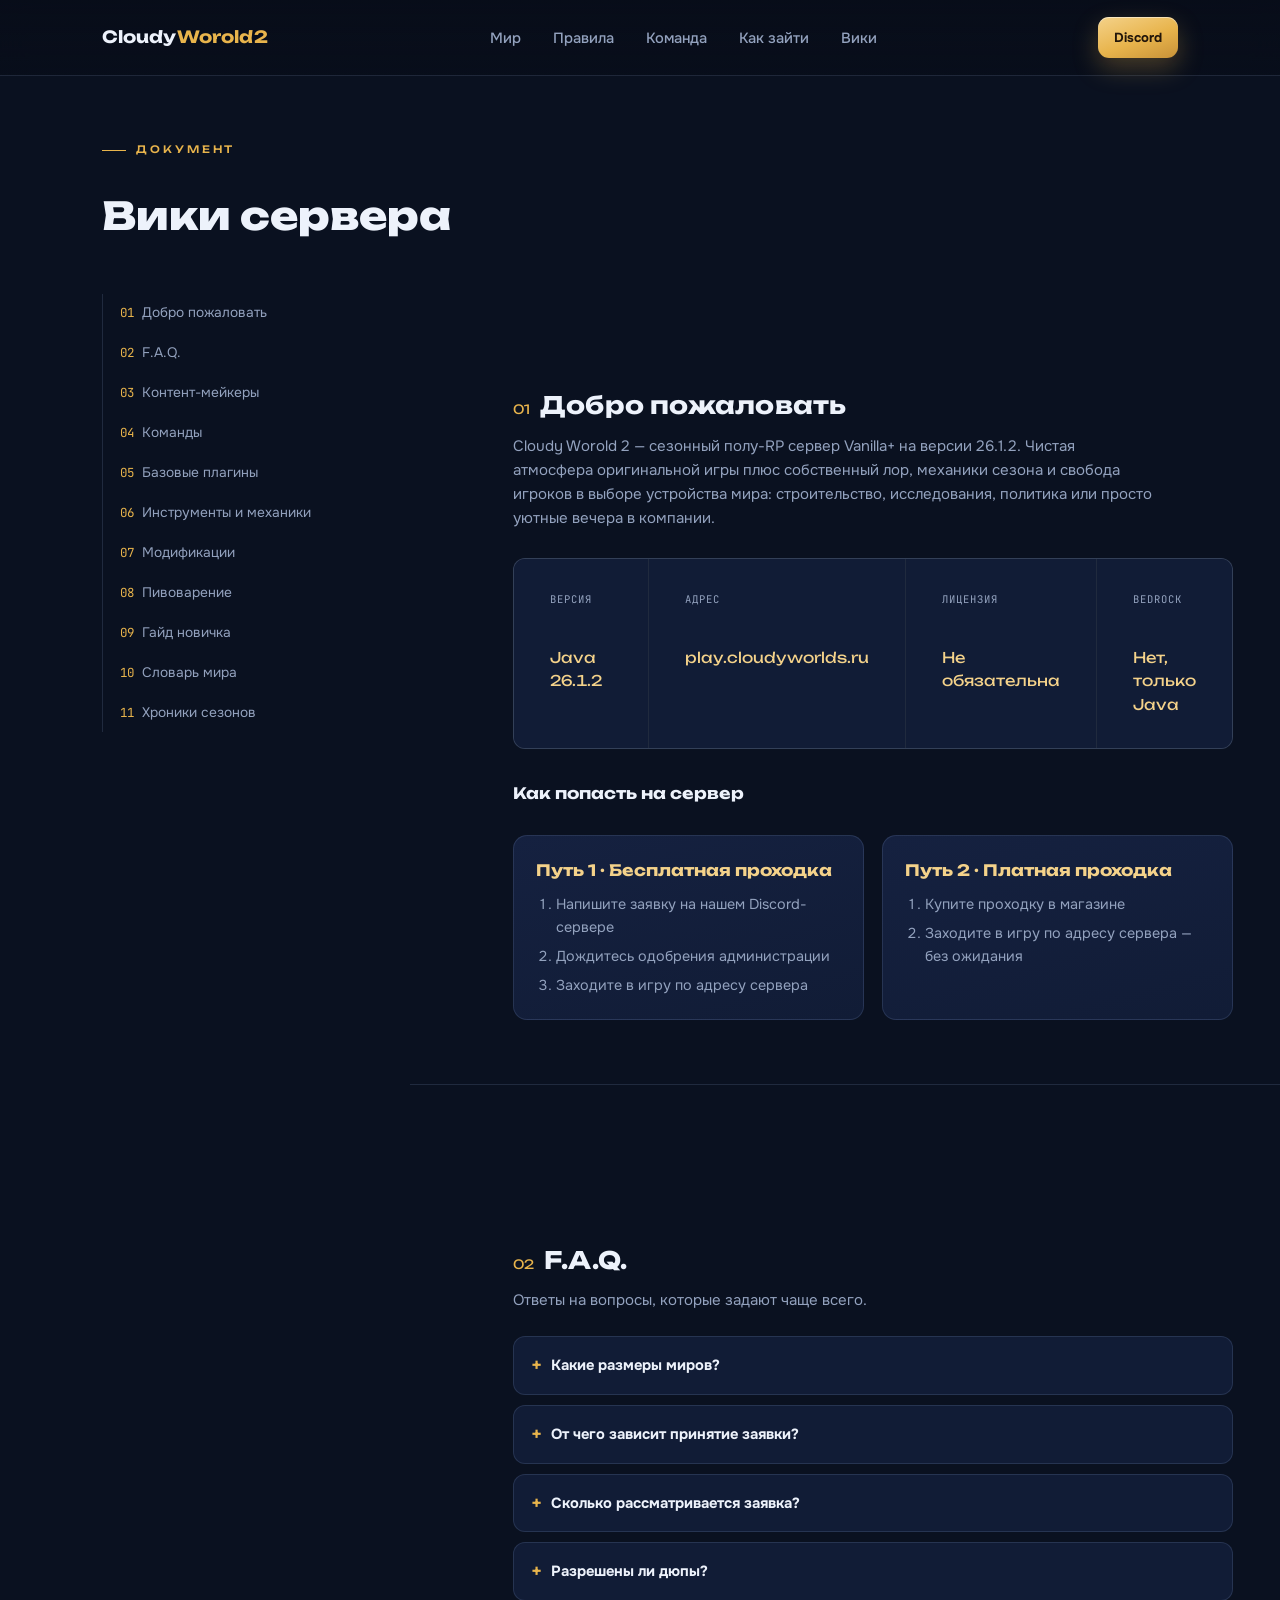
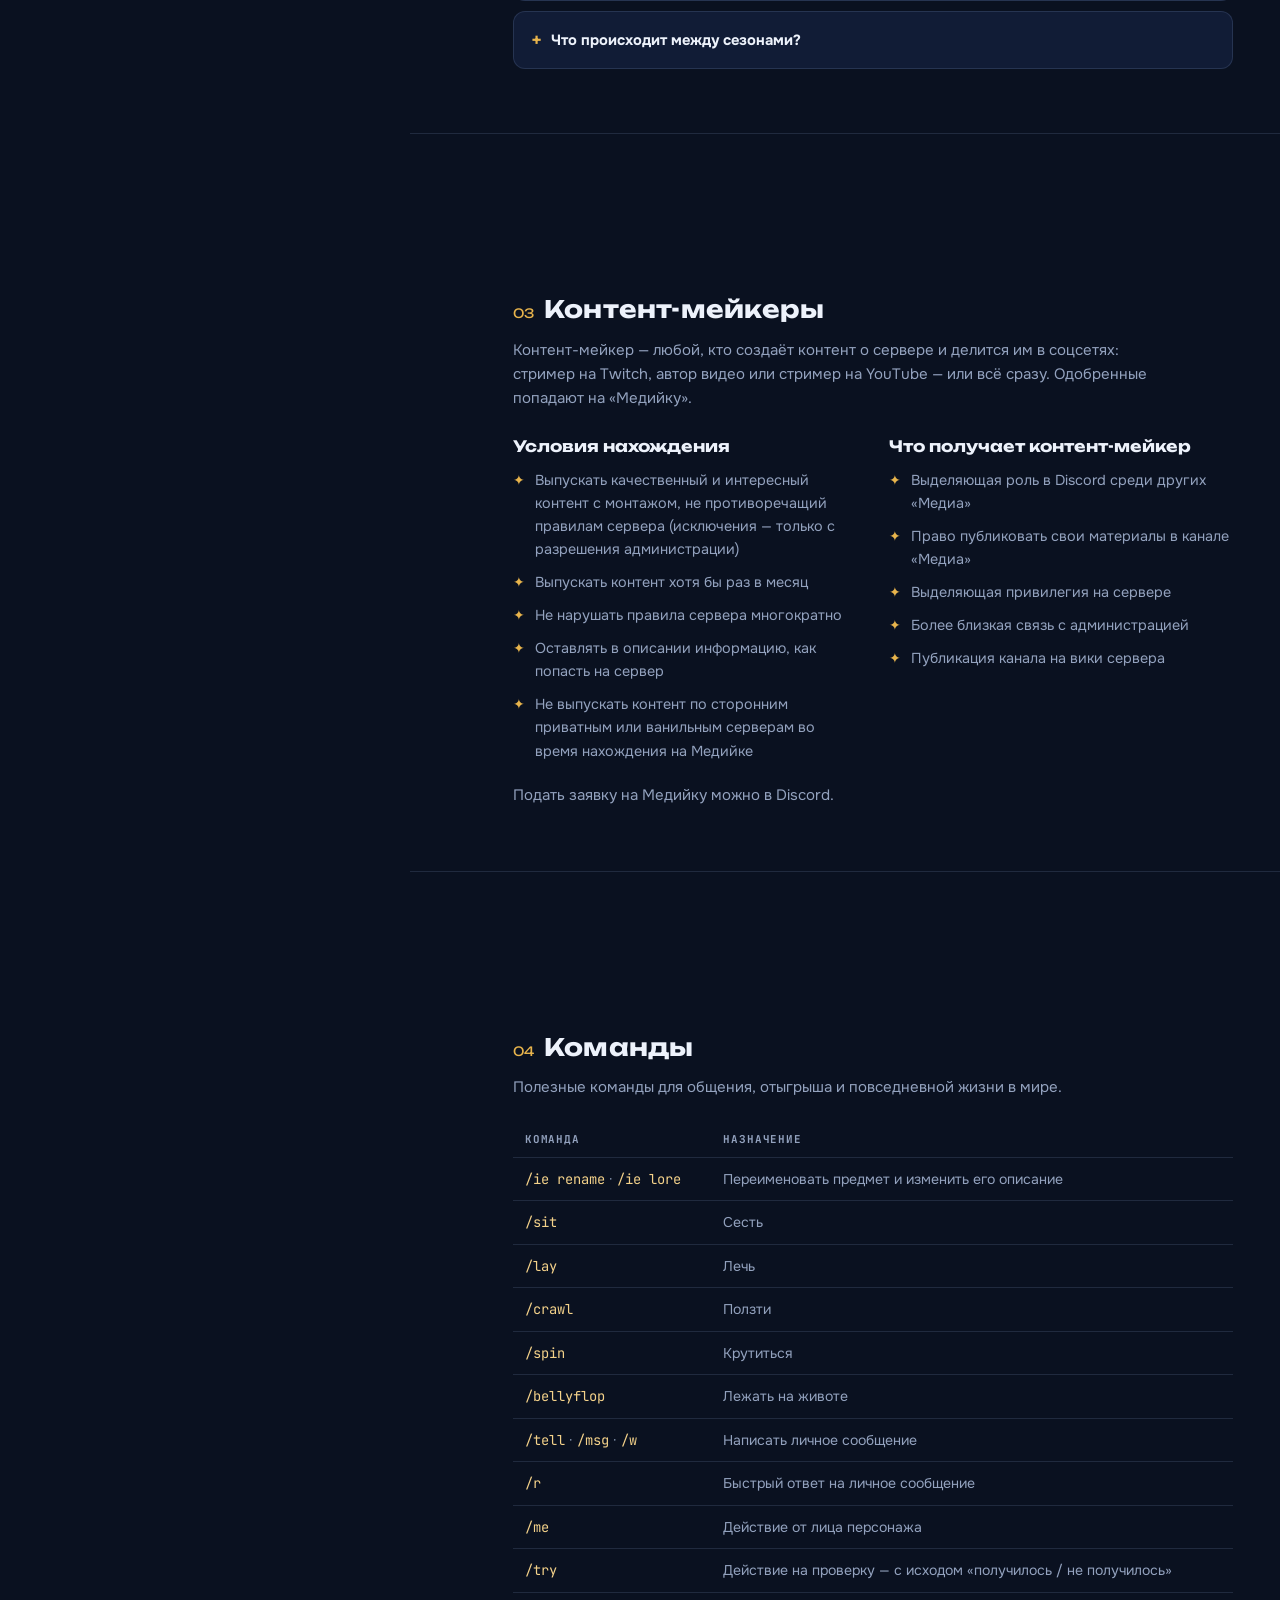
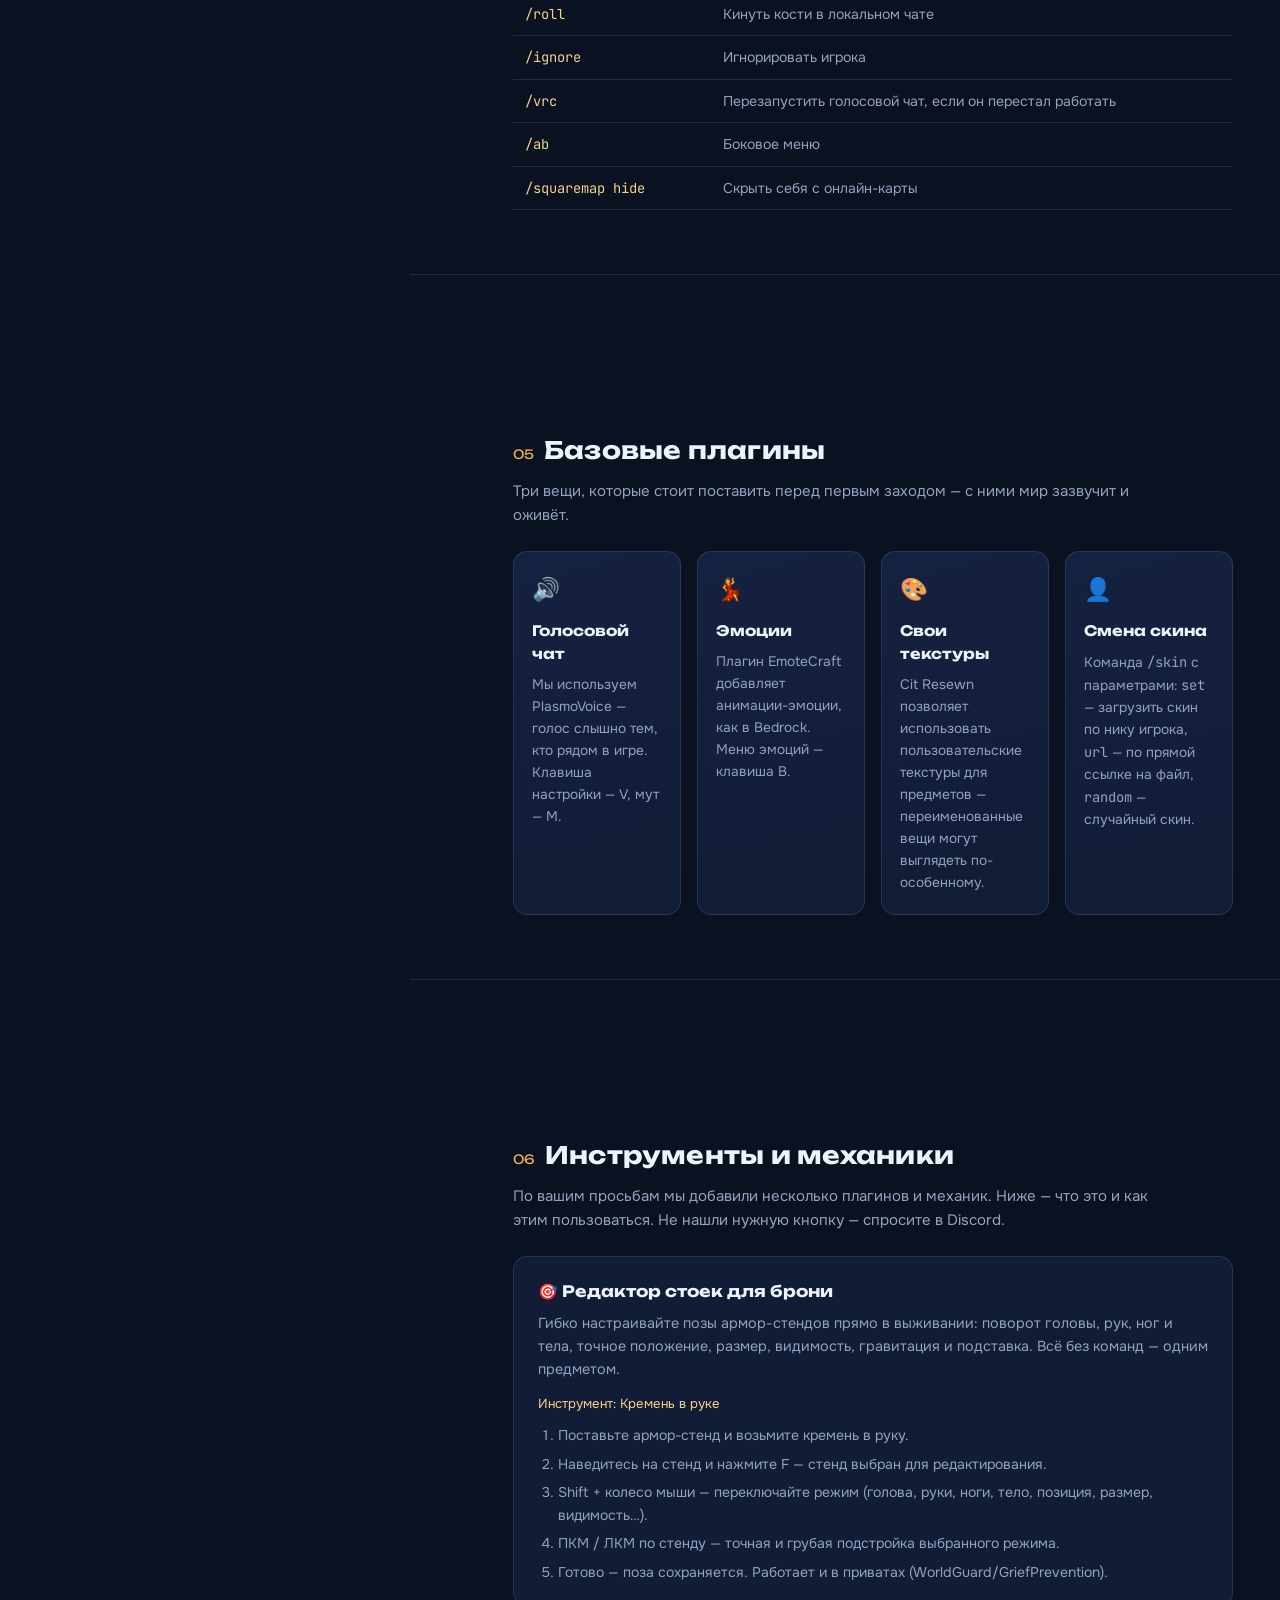
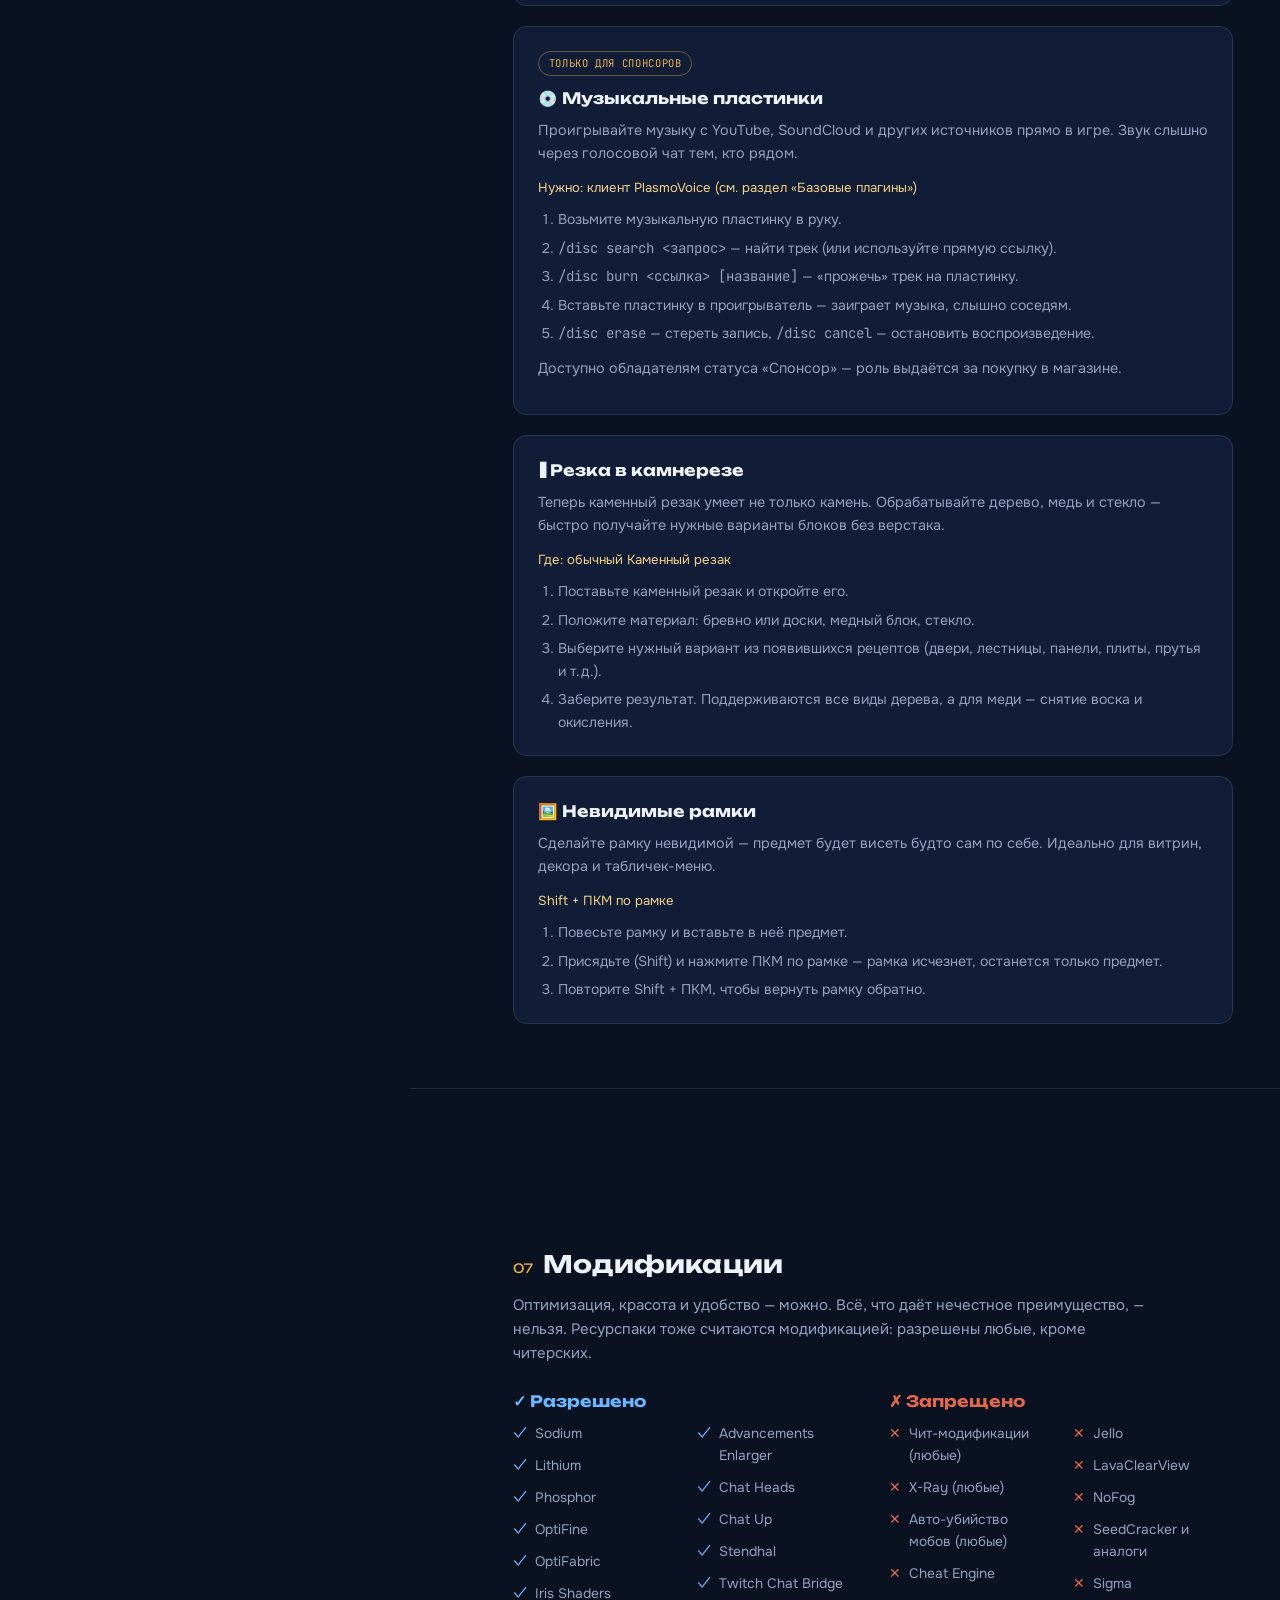
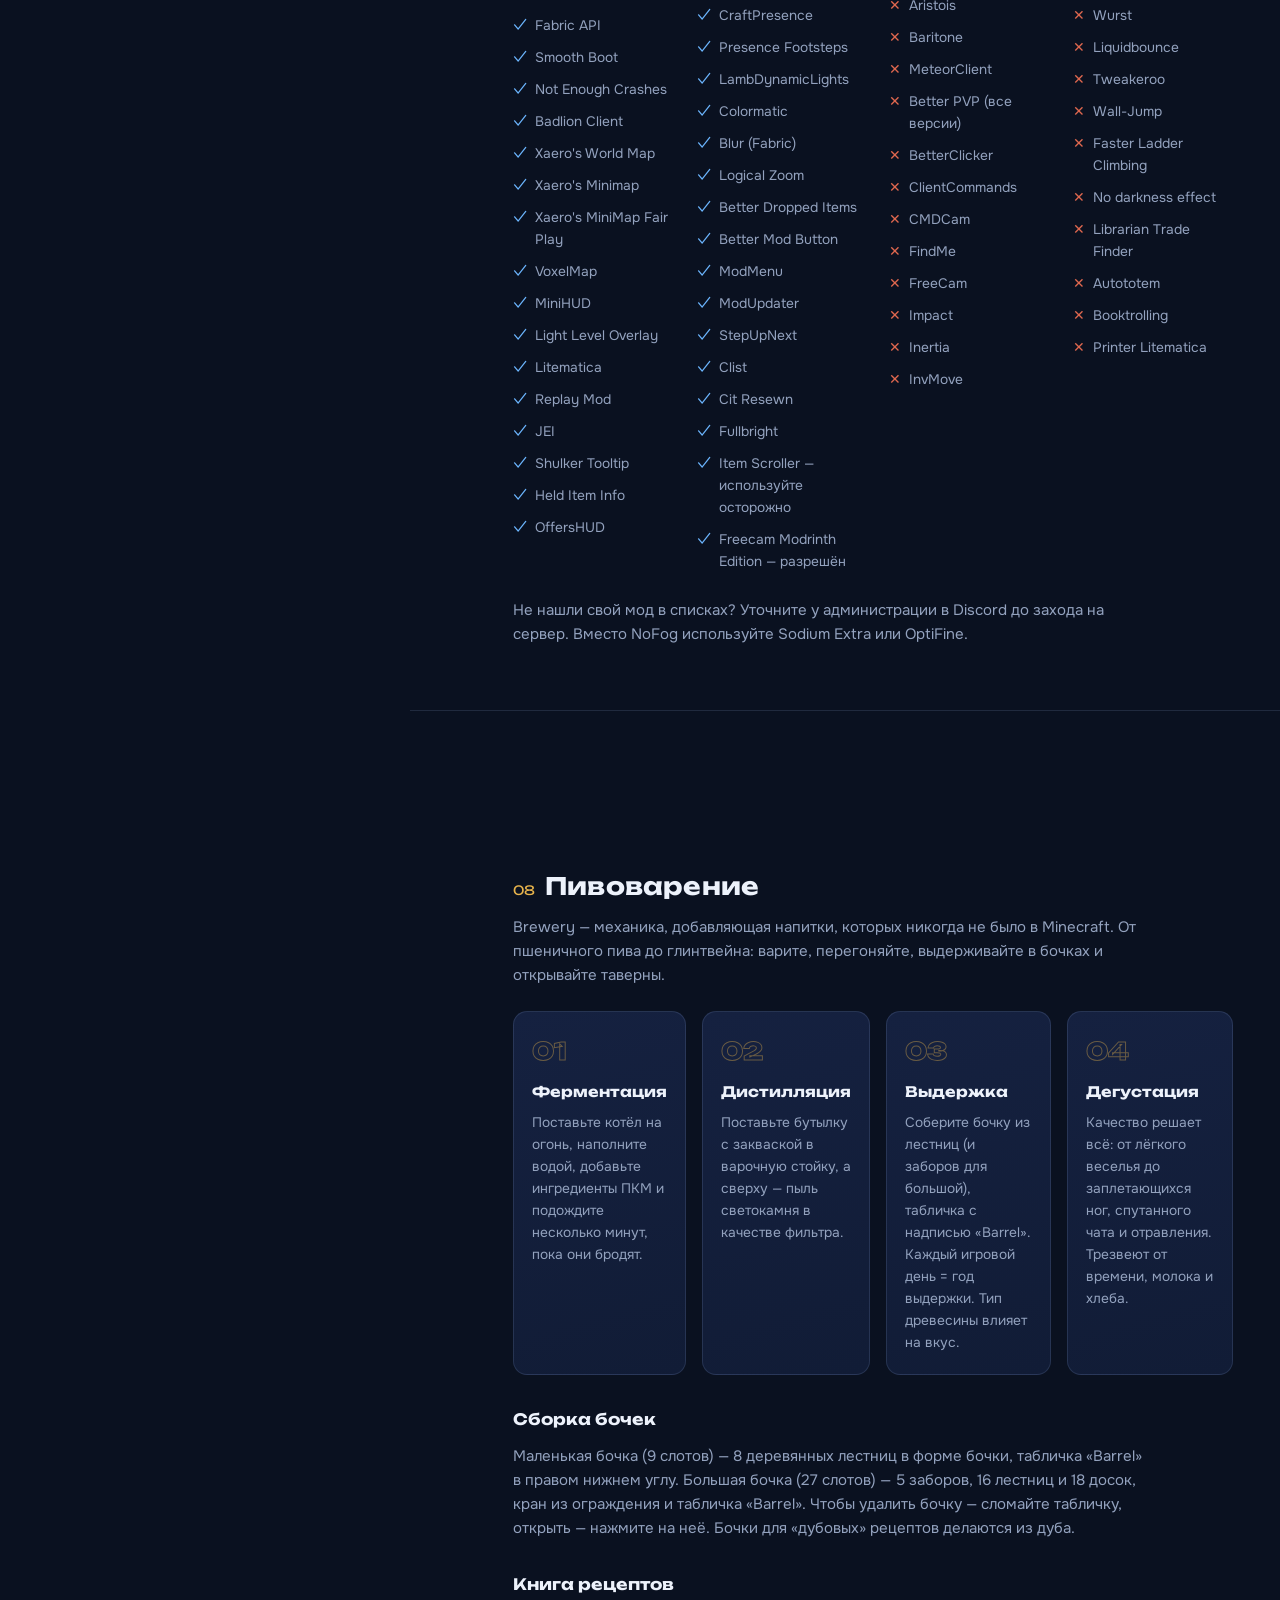
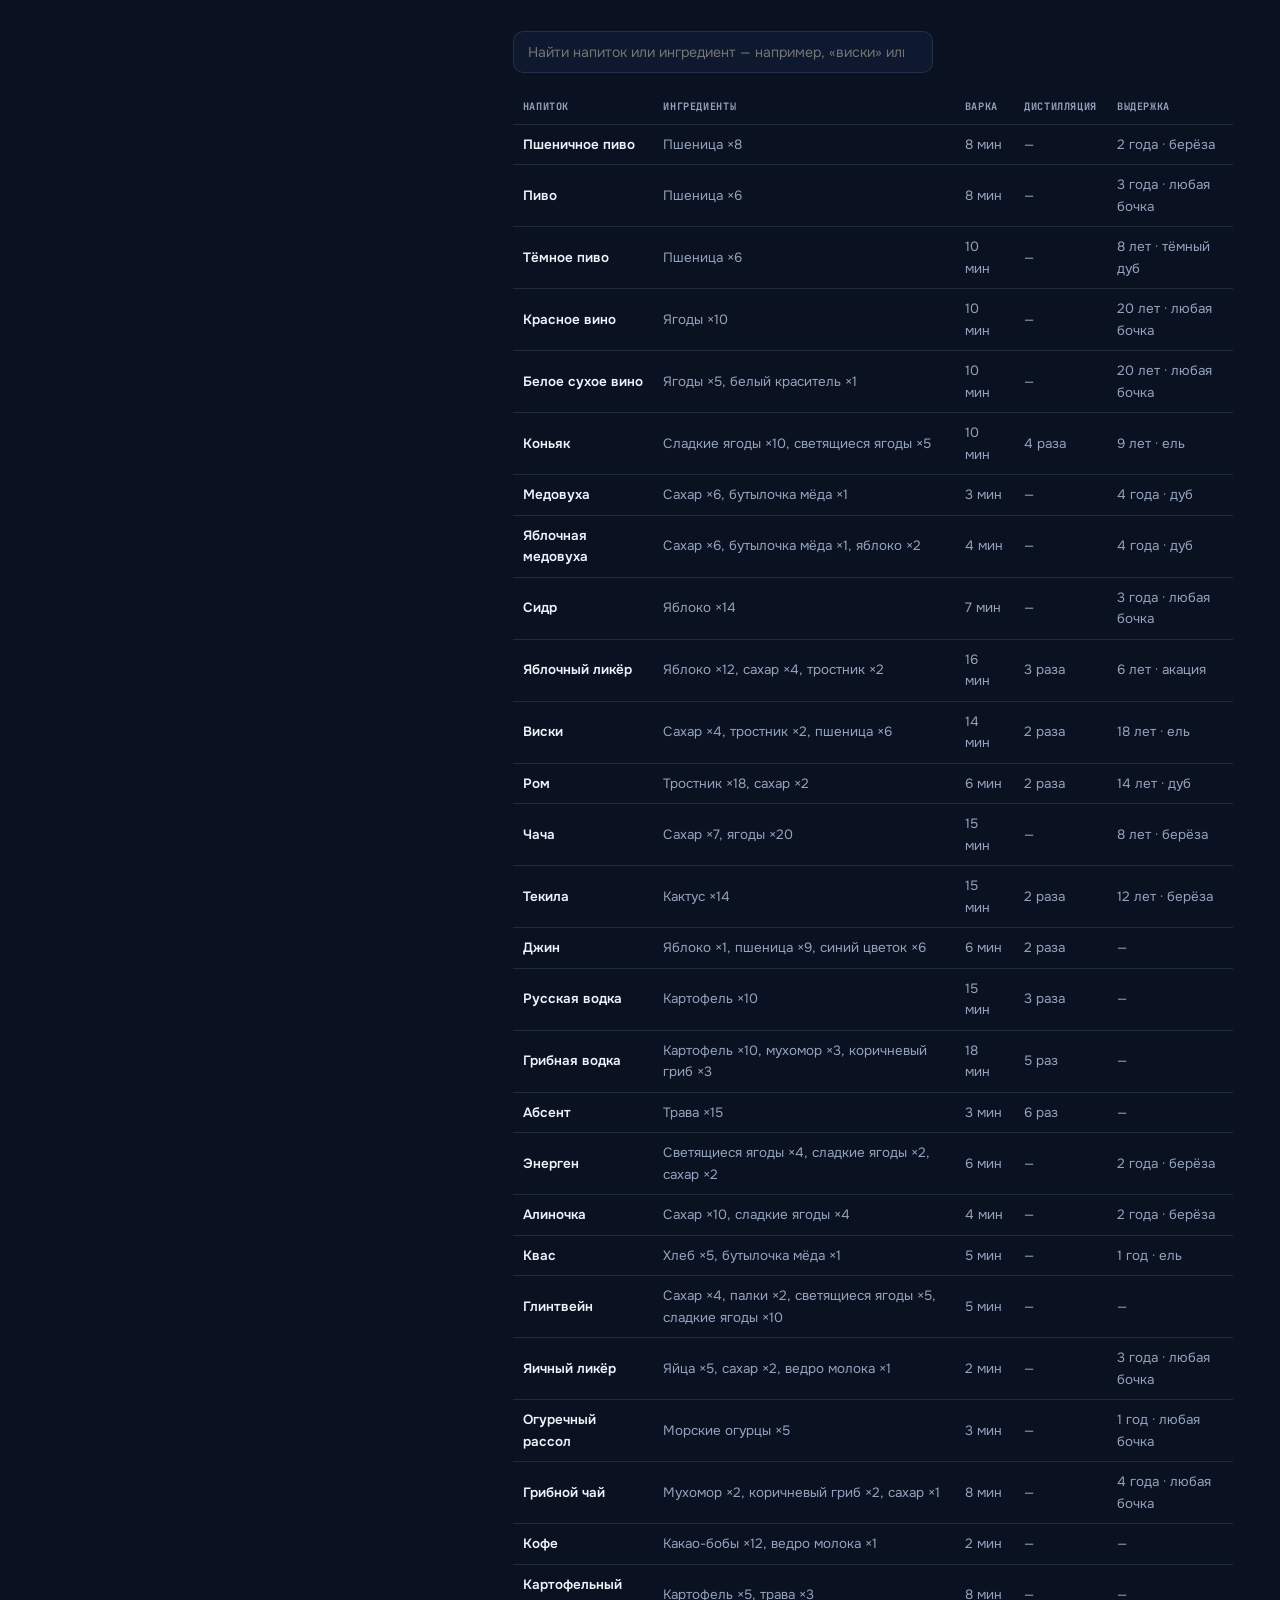
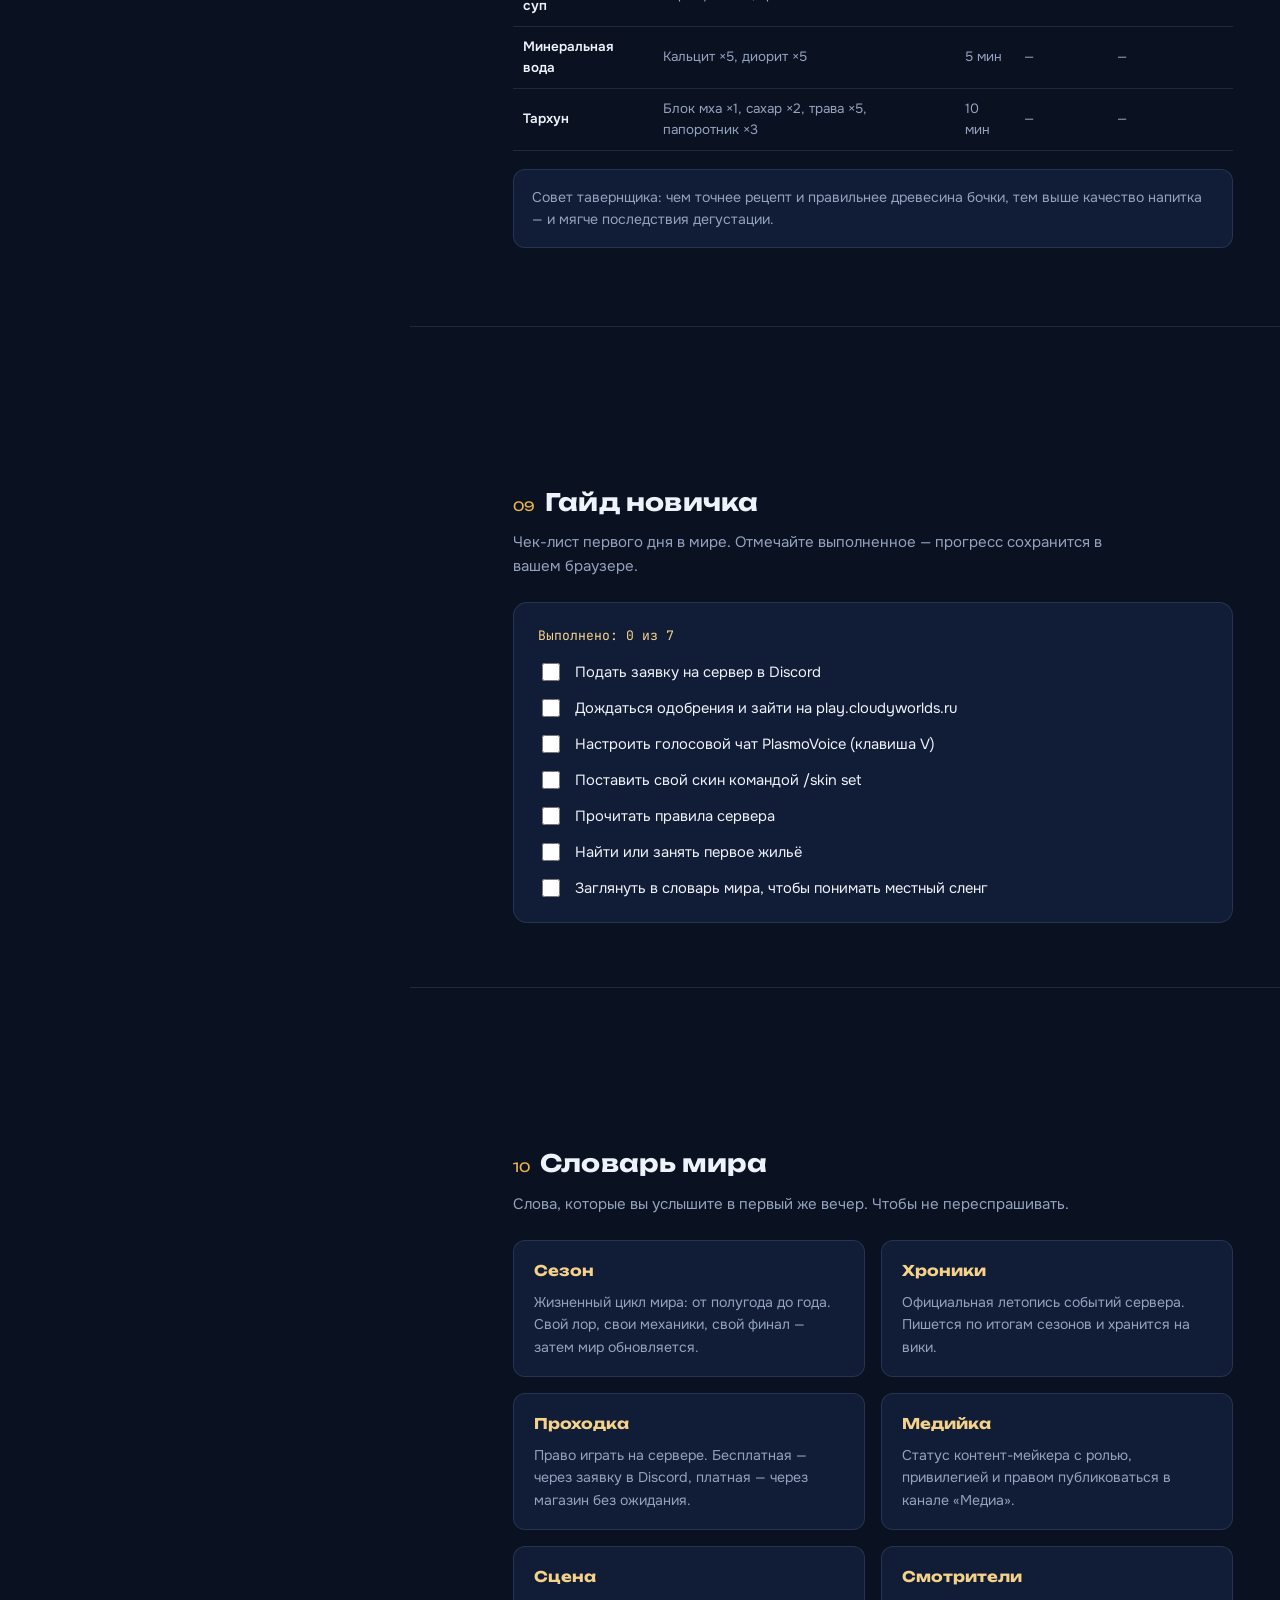
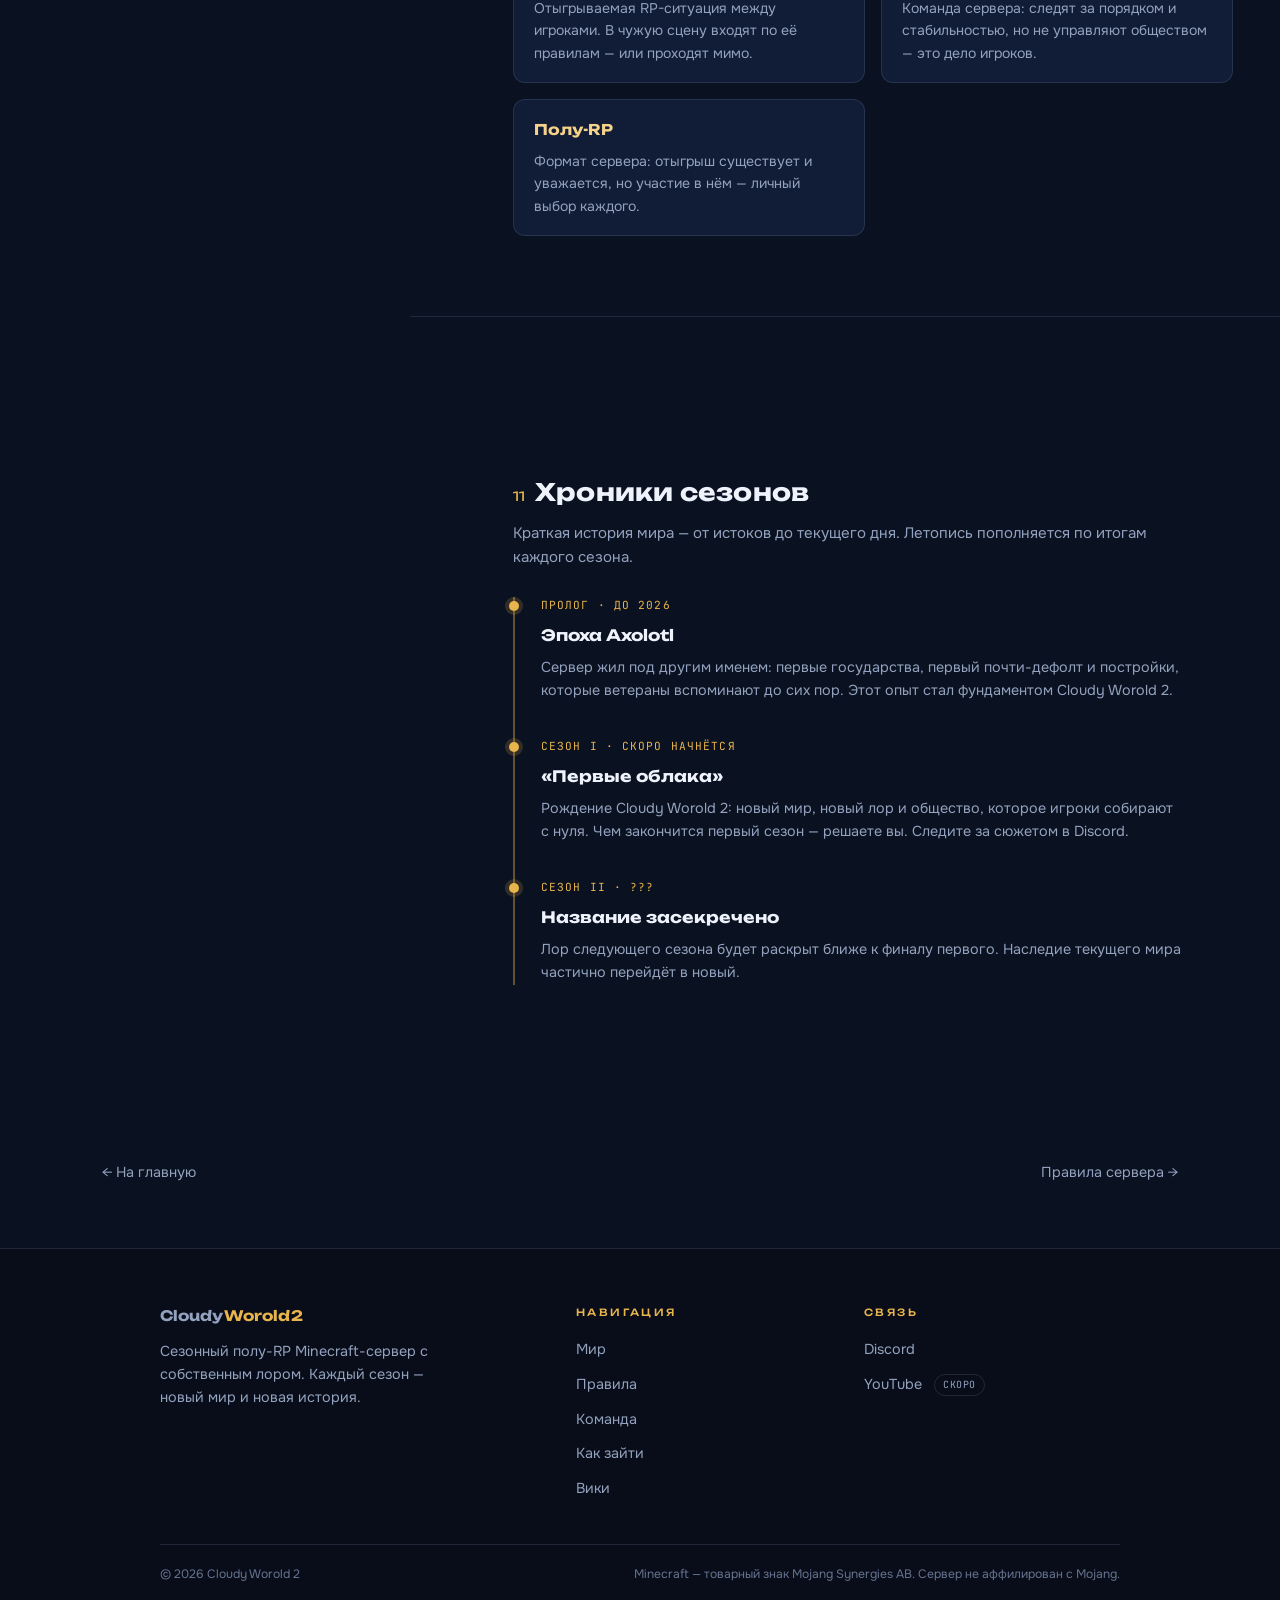
<file: wiki.html>
<!doctype html>
<html lang="ru">
<head>
<meta charset="utf-8">
<meta name="viewport" content="width=device-width, initial-scale=1">
<title>Вики — Cloudy Worold 2</title>
<meta name="description" content="Вики сервера Cloudy Worold 2: как попасть на сервер, F.A.Q., команды, плагины, механики, разрешённые моды, пивоварение, словарь мира и хроники сезонов.">
<meta name="theme-color" content="#0A1120">
<link rel="icon" href="data:,">
<link rel="preconnect" href="https://fonts.googleapis.com">
<link rel="preconnect" href="https://fonts.gstatic.com" crossorigin>
<link href="https://fonts.googleapis.com/css2?family=Unbounded:wght@500;700;800&family=Onest:wght@400;500;600;700&family=JetBrains+Mono:wght@500&display=swap" rel="stylesheet">
<link rel="stylesheet" href="assets/base.css">
<style>
  .page-head{padding:56px var(--pad) 0}
  .page-head h1{font-family:var(--display);font-weight:800;font-size:clamp(1.6rem,4vw,2.4rem);margin:10px 0 0}

  .wikibook{padding:48px var(--pad) 0;display:grid;grid-template-columns:260px 1fr;gap:48px;align-items:start}
  @media (max-width:900px){.wikibook{grid-template-columns:1fr}}

  .side{position:sticky;top:96px}
  @media (max-width:900px){.side{position:static}}
  .side-nav{list-style:none;margin:0;padding:0;display:flex;flex-direction:column;gap:2px;
    border-left:1px solid var(--line);max-height:calc(100vh - 120px);overflow-y:auto}
  .side-nav a{display:block;text-decoration:none;color:var(--sub);font-size:.86rem;
    padding:8px 0 8px 16px;border-left:2px solid transparent;margin-left:-1px;transition:color .2s}
  .side-nav a:hover{color:var(--text)}
  .side-nav .n{font-family:'JetBrains Mono',monospace;color:var(--gold);margin-right:8px;font-size:.78rem}

  .wiki-sec{margin-bottom:64px;padding-bottom:64px;border-bottom:1px solid var(--line);scroll-margin-top:96px}
  .wiki-sec:last-child{border-bottom:none}
  .wiki-sec .rs-num{font-family:var(--display);color:var(--gold);font-size:.8rem;margin-right:10px}
  .wiki-sec h2{display:inline;font-size:clamp(1.1rem,2.2vw,1.5rem)}
  .wiki-sec .rs-intro{color:var(--sub);margin:12px 0 0;font-size:.94rem;max-width:64ch}
  .wiki-sec h3{font-family:var(--display);font-weight:700;font-size:.98rem;margin:0 0 10px}

  /* info grid (Добро пожаловать) */
  .infogrid{display:grid;grid-template-columns:repeat(4,1fr);gap:1px;background:var(--line);
    border:1px solid var(--line);border-radius:12px;overflow:hidden;margin-top:28px}
  @media (max-width:700px){.infogrid{grid-template-columns:1fr 1fr}}
  .infogrid div{background:var(--panel);padding:16px 18px}
  .infogrid .k{font-family:'JetBrains Mono',monospace;font-size:.66rem;letter-spacing:.1em;
    text-transform:uppercase;color:var(--sub)}
  .infogrid .v{margin-top:6px;font-family:var(--display);font-size:.92rem;color:var(--gold-soft)}

  .paths{display:grid;grid-template-columns:1fr 1fr;gap:18px;margin-top:28px}
  @media (max-width:700px){.paths{grid-template-columns:1fr}}
  .path-card{background:linear-gradient(165deg,var(--panel2),var(--panel));border:1px solid var(--line);
    border-radius:14px;padding:22px 22px}
  .path-card h3{color:var(--gold-soft)}
  .path-card ol{margin:0;padding-left:20px;color:var(--sub);font-size:.9rem;display:flex;flex-direction:column;gap:6px}

  /* FAQ */
  .faq{display:flex;flex-direction:column;gap:10px;margin-top:24px}
  .faq details{background:var(--panel);border:1px solid var(--line);border-radius:12px;padding:16px 18px}
  .faq summary{cursor:pointer;font-weight:700;font-size:.92rem;list-style:none}
  .faq summary::-webkit-details-marker{display:none}
  .faq summary::before{content:'+';color:var(--gold);margin-right:10px;font-family:var(--display)}
  .faq details[open] summary::before{content:'\2212'}
  .faq p{margin:12px 0 0;color:var(--sub);font-size:.9rem}

  /* generic two-col lists */
  .twocol{display:grid;grid-template-columns:1fr 1fr;gap:32px;margin-top:24px}
  @media (max-width:700px){.twocol{grid-template-columns:1fr}}
  .checklist2{list-style:none;margin:0;padding:0;display:flex;flex-direction:column;gap:10px;color:var(--sub);font-size:.9rem}
  .checklist2 li{display:flex;gap:10px}
  .checklist2 li::before{content:'\2726';color:var(--gold);flex:none}

  /* commands table */
  .cmd-table{width:100%;border-collapse:collapse;margin-top:24px;font-size:.88rem}
  .cmd-table th{text-align:left;font-family:'JetBrains Mono',monospace;font-size:.68rem;letter-spacing:.08em;
    text-transform:uppercase;color:var(--sub);padding:8px 12px;border-bottom:1px solid var(--line)}
  .cmd-table td{padding:10px 12px;border-bottom:1px solid var(--line);color:var(--sub)}
  .cmd-table code{font-family:'JetBrains Mono',monospace;color:var(--gold-soft);font-size:.86rem}
  .table-scroll{overflow-x:auto}

  /* plugin feature cards */
  .plugins{display:grid;grid-template-columns:repeat(4,1fr);gap:16px;margin-top:24px}
  @media (max-width:960px){.plugins{grid-template-columns:1fr 1fr}}
  @media (max-width:520px){.plugins{grid-template-columns:1fr}}
  .pcard{background:linear-gradient(165deg,var(--panel2),var(--panel));border:1px solid var(--line);
    border-radius:14px;padding:20px 18px}
  .pcard .ic{font-size:1.4rem}
  .pcard h4{font-family:var(--display);font-weight:700;font-size:.9rem;margin:12px 0 8px}
  .pcard p{color:var(--sub);font-size:.86rem;margin:0}

  /* mechanic cards */
  .mech{display:flex;flex-direction:column;gap:20px;margin-top:24px}
  .mcard{background:var(--panel);border:1px solid var(--line);border-radius:14px;padding:22px 24px}
  .mcard .badge{display:inline-block;font-family:'JetBrains Mono',monospace;font-size:.66rem;letter-spacing:.06em;
    text-transform:uppercase;color:var(--gold);border:1px solid var(--line-gold);border-radius:100px;padding:3px 10px;margin-bottom:10px}
  .mcard h4{font-family:var(--display);font-weight:700;font-size:.98rem;margin:0 0 8px}
  .mcard p{color:var(--sub);font-size:.9rem;margin:0 0 12px}
  .mcard .where{font-size:.82rem;color:var(--gold-soft);margin-bottom:10px}
  .mcard ol{margin:0;padding-left:20px;color:var(--sub);font-size:.88rem;display:flex;flex-direction:column;gap:6px}

  /* mods lists */
  .modlist{list-style:none;margin:0;padding:0;column-count:2;column-gap:24px;font-size:.86rem}
  @media (max-width:520px){.modlist{column-count:1}}
  .modlist li{break-inside:avoid;padding:5px 0;display:flex;gap:8px;color:var(--sub)}
  .modlist.allow li::before{content:'\2713';color:var(--sky);flex:none}
  .modlist.deny li::before{content:'\2715';color:var(--danger);flex:none}
  .modcol h3{margin-bottom:4px}
  .modcol.allow h3{color:var(--sky)}
  .modcol.deny h3{color:var(--danger)}

  /* brewing steps */
  .brewsteps{display:grid;grid-template-columns:repeat(4,1fr);gap:16px;counter-reset:b;margin-top:24px}
  @media (max-width:900px){.brewsteps{grid-template-columns:1fr 1fr}}
  @media (max-width:520px){.brewsteps{grid-template-columns:1fr}}
  .bstep{background:linear-gradient(165deg,var(--panel2),var(--panel));border:1px solid var(--line);
    border-radius:14px;padding:20px 18px}
  .bstep::before{counter-increment:b;content:'0' counter(b);font-family:var(--display);font-weight:800;
    font-size:1.5rem;color:transparent;-webkit-text-stroke:1px var(--line-gold);display:block;margin-bottom:10px}
  .bstep h4{font-family:var(--display);font-weight:700;font-size:.9rem;margin:0 0 8px}
  .bstep p{color:var(--sub);font-size:.86rem;margin:0}

  .recipe-search{width:100%;max-width:420px;font-family:var(--body);font-size:.88rem;color:var(--text);
    background:rgba(17,28,54,.7);border:1px solid var(--line);border-radius:10px;padding:11px 14px;margin-top:24px}
  .recipe-search:focus{outline:none;border-color:var(--gold)}
  .recipe-table{width:100%;border-collapse:collapse;margin-top:18px;font-size:.84rem;min-width:720px}
  .recipe-table th{text-align:left;font-family:'JetBrains Mono',monospace;font-size:.64rem;letter-spacing:.06em;
    text-transform:uppercase;color:var(--sub);padding:8px 10px;border-bottom:1px solid var(--line);white-space:nowrap}
  .recipe-table td{padding:9px 10px;border-bottom:1px solid var(--line);color:var(--sub)}
  .recipe-table td:first-child{color:var(--text);font-weight:600}
  .recipe-table tr[hidden]{display:none}

  /* checklist with localStorage */
  .day1{margin-top:24px;background:var(--panel);border:1px solid var(--line);border-radius:14px;padding:22px 24px}
  .day1 .progress{font-family:'JetBrains Mono',monospace;font-size:.82rem;color:var(--gold-soft);margin-bottom:14px}
  .day1 ul{list-style:none;margin:0;padding:0;display:flex;flex-direction:column;gap:12px}
  .day1 li{display:flex;align-items:center;gap:12px;font-size:.92rem}
  .day1 input[type=checkbox]{width:18px;height:18px;accent-color:var(--gold);flex:none}
  .day1 li.done span{color:var(--sub);text-decoration:line-through}

  /* glossary */
  .glossary{display:grid;grid-template-columns:1fr 1fr;gap:16px;margin-top:24px}
  @media (max-width:700px){.glossary{grid-template-columns:1fr}}
  .gterm{background:var(--panel);border:1px solid var(--line);border-radius:12px;padding:18px 20px}
  .gterm dt{font-family:var(--display);font-weight:700;color:var(--gold-soft);font-size:.92rem}
  .gterm dd{margin:8px 0 0;color:var(--sub);font-size:.88rem}

  /* timeline */
  .timeline{margin-top:28px;display:flex;flex-direction:column;gap:0;border-left:2px solid var(--line-gold);padding-left:26px}
  .tl-item{position:relative;padding-bottom:36px}
  .tl-item:last-child{padding-bottom:0}
  .tl-item::before{content:'';position:absolute;left:-32px;top:4px;width:10px;height:10px;border-radius:50%;
    background:var(--gold);box-shadow:0 0 0 4px rgba(232,180,76,.18)}
  .tl-era{font-family:'JetBrains Mono',monospace;font-size:.7rem;letter-spacing:.1em;text-transform:uppercase;color:var(--gold)}
  .tl-item h4{font-family:var(--display);font-weight:700;font-size:.98rem;margin:8px 0 8px}
  .tl-item p{color:var(--sub);font-size:.9rem;margin:0;max-width:64ch}

  .docnav{display:flex;justify-content:space-between;gap:14px;flex-wrap:wrap;
    padding:48px var(--pad) 64px;font-size:.9rem}
  .docnav a{text-decoration:none;color:var(--sub);display:flex;align-items:center;gap:8px;transition:color .2s}
  .docnav a:hover{color:var(--text)}
  .docnav .next{text-align:right;flex-direction:row-reverse}

  @media (prefers-reduced-motion: reduce){
    *{animation-duration:.01ms !important;animation-iteration-count:1 !important}
  }
</style>
</head>
<body>

<header>
  <a class="logo" href="index.html#top">Cloudy<b>Worold<span class="n2">2</span></b></a>
  <nav><ul class="nav">
    <li><a href="index.html#world">Мир</a></li>
    <li><a href="rules.html">Правила</a></li>
    <li><a href="index.html#crew">Команда</a></li>
    <li><a href="index.html#join">Как зайти</a></li>
    <li><a href="wiki.html">Вики</a></li>
  </ul></nav>
  <a class="btn small" href="https://discord.gg/DKUdvZEhP" target="_blank" rel="noopener">Discord</a>
</header>

<main>
  <div class="page-head">
    <p class="tag">Документ</p>
    <h1>Вики сервера</h1>
  </div>

  <div class="wikibook">
    <aside class="side">
      <ul class="side-nav">
        <li><a href="#w-1"><span class="n">01</span>Добро пожаловать</a></li>
        <li><a href="#w-2"><span class="n">02</span>F.A.Q.</a></li>
        <li><a href="#w-3"><span class="n">03</span>Контент-мейкеры</a></li>
        <li><a href="#w-4"><span class="n">04</span>Команды</a></li>
        <li><a href="#w-5"><span class="n">05</span>Базовые плагины</a></li>
        <li><a href="#w-6"><span class="n">06</span>Инструменты и механики</a></li>
        <li><a href="#w-7"><span class="n">07</span>Модификации</a></li>
        <li><a href="#w-8"><span class="n">08</span>Пивоварение</a></li>
        <li><a href="#w-9"><span class="n">09</span>Гайд новичка</a></li>
        <li><a href="#w-10"><span class="n">10</span>Словарь мира</a></li>
        <li><a href="#w-11"><span class="n">11</span>Хроники сезонов</a></li>
      </ul>
    </aside>

    <div class="wiki-body">

      <section class="wiki-sec" id="w-1">
        <span class="rs-num">01</span><h2>Добро пожаловать</h2>
        <p class="rs-intro">Cloudy Worold 2 &mdash; сезонный полу-RP сервер Vanilla+ на версии 26.1.2. Чистая атмосфера оригинальной игры плюс собственный лор, механики сезона и свобода игроков в выборе устройства мира: строительство, исследования, политика или просто уютные вечера в компании.</p>

        <div class="infogrid">
          <div><div class="k">Версия</div><div class="v mono">Java 26.1.2</div></div>
          <div><div class="k">Адрес</div><div class="v mono">play.cloudyworlds.ru</div></div>
          <div><div class="k">Лицензия</div><div class="v">Не обязательна</div></div>
          <div><div class="k">Bedrock</div><div class="v">Нет, только Java</div></div>
        </div>

        <h3 style="margin-top:32px">Как попасть на сервер</h3>
        <div class="paths">
          <div class="path-card">
            <h3>Путь 1 &middot; Бесплатная проходка</h3>
            <ol>
              <li>Напишите заявку на нашем Discord-сервере</li>
              <li>Дождитесь одобрения администрации</li>
              <li>Заходите в игру по адресу сервера</li>
            </ol>
          </div>
          <div class="path-card">
            <h3>Путь 2 &middot; Платная проходка</h3>
            <ol>
              <li>Купите проходку в магазине</li>
              <li>Заходите в игру по адресу сервера &mdash; без ожидания</li>
            </ol>
          </div>
        </div>
      </section>

      <section class="wiki-sec" id="w-2">
        <span class="rs-num">02</span><h2>F.A.Q.</h2>
        <p class="rs-intro">Ответы на вопросы, которые задают чаще всего.</p>
        <div class="faq">
          <details>
            <summary>Какие размеры миров?</summary>
            <p>Обычный мир &mdash; 5000 &times; 5000, Ад &mdash; 5000 &times; 5000, Энд &mdash; 5000 &times; 5000.</p>
          </details>
          <details>
            <summary>От чего зависит принятие заявки?</summary>
            <p>Полностью от качества её заполнения. Креативная, грамотная и подробная заявка имеет высокие шансы на одобрение.</p>
          </details>
          <details>
            <summary>Сколько рассматривается заявка?</summary>
            <p>Обычно до 5 часов, но администрация оставляет за собой право продлить рассмотрение до двух суток. Неадекватное поведение или настойчивые просьбы ускорить процесс могут повлечь негативные последствия.</p>
          </details>
          <details>
            <summary>Разрешены ли дюпы?</summary>
            <p>Нет, запрещены все дюпы, кроме дюпа ковров и ТНТ.</p>
          </details>
          <details>
            <summary>Что происходит между сезонами?</summary>
            <p>Сезон длится от полугода до года и завершается финалом сюжета. Затем мир обновляется, а история сезона остаётся в хрониках вики.</p>
          </details>
        </div>
      </section>

      <section class="wiki-sec" id="w-3">
        <span class="rs-num">03</span><h2>Контент-мейкеры</h2>
        <p class="rs-intro">Контент-мейкер &mdash; любой, кто создаёт контент о сервере и делится им в соцсетях: стример на Twitch, автор видео или стример на YouTube &mdash; или всё сразу. Одобренные попадают на «Медийку».</p>
        <div class="twocol">
          <div>
            <h3>Условия нахождения</h3>
            <ul class="checklist2">
              <li>Выпускать качественный и интересный контент с монтажом, не противоречащий правилам сервера (исключения &mdash; только с разрешения администрации)</li>
              <li>Выпускать контент хотя бы раз в месяц</li>
              <li>Не нарушать правила сервера многократно</li>
              <li>Оставлять в описании информацию, как попасть на сервер</li>
              <li>Не выпускать контент по сторонним приватным или ванильным серверам во время нахождения на Медийке</li>
            </ul>
          </div>
          <div>
            <h3>Что получает контент-мейкер</h3>
            <ul class="checklist2">
              <li>Выделяющая роль в Discord среди других «Медиа»</li>
              <li>Право публиковать свои материалы в канале «Медиа»</li>
              <li>Выделяющая привилегия на сервере</li>
              <li>Более близкая связь с администрацией</li>
              <li>Публикация канала на вики сервера</li>
            </ul>
          </div>
        </div>
        <p class="rs-intro" style="margin-top:20px">Подать заявку на Медийку можно в Discord.</p>
      </section>

      <section class="wiki-sec" id="w-4">
        <span class="rs-num">04</span><h2>Команды</h2>
        <p class="rs-intro">Полезные команды для общения, отыгрыша и повседневной жизни в мире.</p>
        <div class="table-scroll">
          <table class="cmd-table">
            <thead><tr><th>Команда</th><th>Назначение</th></tr></thead>
            <tbody>
              <tr><td><code>/ie rename</code> &middot; <code>/ie lore</code></td><td>Переименовать предмет и изменить его описание</td></tr>
              <tr><td><code>/sit</code></td><td>Сесть</td></tr>
              <tr><td><code>/lay</code></td><td>Лечь</td></tr>
              <tr><td><code>/crawl</code></td><td>Ползти</td></tr>
              <tr><td><code>/spin</code></td><td>Крутиться</td></tr>
              <tr><td><code>/bellyflop</code></td><td>Лежать на животе</td></tr>
              <tr><td><code>/tell</code> &middot; <code>/msg</code> &middot; <code>/w</code></td><td>Написать личное сообщение</td></tr>
              <tr><td><code>/r</code></td><td>Быстрый ответ на личное сообщение</td></tr>
              <tr><td><code>/me</code></td><td>Действие от лица персонажа</td></tr>
              <tr><td><code>/try</code></td><td>Действие на проверку &mdash; с исходом «получилось / не получилось»</td></tr>
              <tr><td><code>/roll</code></td><td>Кинуть кости в локальном чате</td></tr>
              <tr><td><code>/ignore</code></td><td>Игнорировать игрока</td></tr>
              <tr><td><code>/vrc</code></td><td>Перезапустить голосовой чат, если он перестал работать</td></tr>
              <tr><td><code>/ab</code></td><td>Боковое меню</td></tr>
              <tr><td><code>/squaremap hide</code></td><td>Скрыть себя с онлайн-карты</td></tr>
            </tbody>
          </table>
        </div>
      </section>

      <section class="wiki-sec" id="w-5">
        <span class="rs-num">05</span><h2>Базовые плагины</h2>
        <p class="rs-intro">Три вещи, которые стоит поставить перед первым заходом &mdash; с ними мир зазвучит и оживёт.</p>
        <div class="plugins">
          <div class="pcard"><div class="ic">&#128266;</div><h4>Голосовой чат</h4><p>Мы используем PlasmoVoice &mdash; голос слышно тем, кто рядом в игре. Клавиша настройки &mdash; V, мут &mdash; M.</p></div>
          <div class="pcard"><div class="ic">&#128131;</div><h4>Эмоции</h4><p>Плагин EmoteCraft добавляет анимации-эмоции, как в Bedrock. Меню эмоций &mdash; клавиша B.</p></div>
          <div class="pcard"><div class="ic">&#127912;</div><h4>Свои текстуры</h4><p>Cit Resewn позволяет использовать пользовательские текстуры для предметов &mdash; переименованные вещи могут выглядеть по-особенному.</p></div>
          <div class="pcard"><div class="ic">&#128100;</div><h4>Смена скина</h4><p>Команда <code class="mono">/skin</code> с параметрами: <code class="mono">set</code> &mdash; загрузить скин по нику игрока, <code class="mono">url</code> &mdash; по прямой ссылке на файл, <code class="mono">random</code> &mdash; случайный скин.</p></div>
        </div>
      </section>

      <section class="wiki-sec" id="w-6">
        <span class="rs-num">06</span><h2>Инструменты и механики</h2>
        <p class="rs-intro">По вашим просьбам мы добавили несколько плагинов и механик. Ниже &mdash; что это и как этим пользоваться. Не нашли нужную кнопку &mdash; спросите в Discord.</p>
        <div class="mech">
          <div class="mcard">
            <h4>&#127919; Редактор стоек для брони</h4>
            <p>Гибко настраивайте позы армор-стендов прямо в выживании: поворот головы, рук, ног и тела, точное положение, размер, видимость, гравитация и подставка. Всё без команд &mdash; одним предметом.</p>
            <div class="where">Инструмент: Кремень в руке</div>
            <ol>
              <li>Поставьте армор-стенд и возьмите кремень в руку.</li>
              <li>Наведитесь на стенд и нажмите F &mdash; стенд выбран для редактирования.</li>
              <li>Shift + колесо мыши &mdash; переключайте режим (голова, руки, ноги, тело, позиция, размер, видимость…).</li>
              <li>ПКМ / ЛКМ по стенду &mdash; точная и грубая подстройка выбранного режима.</li>
              <li>Готово &mdash; поза сохраняется. Работает и в приватах (WorldGuard/GriefPrevention).</li>
            </ol>
          </div>
          <div class="mcard">
            <span class="badge">Только для спонсоров</span>
            <h4>&#128191; Музыкальные пластинки</h4>
            <p>Проигрывайте музыку с YouTube, SoundCloud и других источников прямо в игре. Звук слышно через голосовой чат тем, кто рядом.</p>
            <div class="where">Нужно: клиент PlasmoVoice (см. раздел «Базовые плагины»)</div>
            <ol>
              <li>Возьмите музыкальную пластинку в руку.</li>
              <li><code class="mono">/disc search &lt;запрос&gt;</code> &mdash; найти трек (или используйте прямую ссылку).</li>
              <li><code class="mono">/disc burn &lt;ссылка&gt; [название]</code> &mdash; «прожечь» трек на пластинку.</li>
              <li>Вставьте пластинку в проигрыватель &mdash; заиграет музыка, слышно соседям.</li>
              <li><code class="mono">/disc erase</code> &mdash; стереть запись, <code class="mono">/disc cancel</code> &mdash; остановить воспроизведение.</li>
            </ol>
            <p style="margin-top:12px">Доступно обладателям статуса «Спонсор» &mdash; роль выдаётся за покупку в магазине.</p>
          </div>
          <div class="mcard">
            <h4>&#129930; Резка в камнерезе</h4>
            <p>Теперь каменный резак умеет не только камень. Обрабатывайте дерево, медь и стекло &mdash; быстро получайте нужные варианты блоков без верстака.</p>
            <div class="where">Где: обычный Каменный резак</div>
            <ol>
              <li>Поставьте каменный резак и откройте его.</li>
              <li>Положите материал: бревно или доски, медный блок, стекло.</li>
              <li>Выберите нужный вариант из появившихся рецептов (двери, лестницы, панели, плиты, прутья и т.д.).</li>
              <li>Заберите результат. Поддерживаются все виды дерева, а для меди &mdash; снятие воска и окисления.</li>
            </ol>
          </div>
          <div class="mcard">
            <h4>&#128444;&#65039; Невидимые рамки</h4>
            <p>Сделайте рамку невидимой &mdash; предмет будет висеть будто сам по себе. Идеально для витрин, декора и табличек-меню.</p>
            <div class="where">Shift + ПКМ по рамке</div>
            <ol>
              <li>Повесьте рамку и вставьте в неё предмет.</li>
              <li>Присядьте (Shift) и нажмите ПКМ по рамке &mdash; рамка исчезнет, останется только предмет.</li>
              <li>Повторите Shift + ПКМ, чтобы вернуть рамку обратно.</li>
            </ol>
          </div>
        </div>
      </section>

      <section class="wiki-sec" id="w-7">
        <span class="rs-num">07</span><h2>Модификации</h2>
        <p class="rs-intro">Оптимизация, красота и удобство &mdash; можно. Всё, что даёт нечестное преимущество, &mdash; нельзя. Ресурспаки тоже считаются модификацией: разрешены любые, кроме читерских.</p>
        <div class="twocol">
          <div class="modcol allow">
            <h3>&#10003; Разрешено</h3>
            <ul class="modlist allow">
              <li>Sodium</li><li>Lithium</li><li>Phosphor</li><li>OptiFine</li><li>OptiFabric</li>
              <li>Iris Shaders</li><li>Fabric API</li><li>Smooth Boot</li><li>Not Enough Crashes</li>
              <li>Badlion Client</li><li>Xaero's World Map</li><li>Xaero's Minimap</li>
              <li>Xaero's MiniMap Fair Play</li><li>VoxelMap</li><li>MiniHUD</li><li>Light Level Overlay</li>
              <li>Litematica</li><li>Replay Mod</li><li>JEI</li><li>Shulker Tooltip</li><li>Held Item Info</li>
              <li>OffersHUD</li><li>Advancements Enlarger</li><li>Chat Heads</li><li>Chat Up</li>
              <li>Stendhal</li><li>Twitch Chat Bridge</li><li>CraftPresence</li><li>Presence Footsteps</li>
              <li>LambDynamicLights</li><li>Colormatic</li><li>Blur (Fabric)</li><li>Logical Zoom</li>
              <li>Better Dropped Items</li><li>Better Mod Button</li><li>ModMenu</li><li>ModUpdater</li>
              <li>StepUpNext</li><li>Clist</li><li>Cit Resewn</li><li>Fullbright</li>
              <li>Item Scroller &mdash; используйте осторожно</li><li>Freecam Modrinth Edition &mdash; разрешён</li>
            </ul>
          </div>
          <div class="modcol deny">
            <h3>&#10007; Запрещено</h3>
            <ul class="modlist deny">
              <li>Чит-модификации (любые)</li><li>X-Ray (любые)</li><li>Авто-убийство мобов (любые)</li>
              <li>Cheat Engine</li><li>Aristois</li><li>Baritone</li><li>MeteorClient</li>
              <li>Better PVP (все версии)</li><li>BetterClicker</li><li>ClientCommands</li><li>CMDCam</li>
              <li>FindMe</li><li>FreeCam</li><li>Impact</li><li>Inertia</li><li>InvMove</li><li>Jello</li>
              <li>LavaClearView</li><li>NoFog</li><li>SeedCracker и аналоги</li><li>Sigma</li><li>Wurst</li>
              <li>Liquidbounce</li><li>Tweakeroo</li><li>Wall-Jump</li><li>Faster Ladder Climbing</li>
              <li>No darkness effect</li><li>Librarian Trade Finder</li><li>Autototem</li><li>Booktrolling</li>
              <li>Printer Litematica</li>
            </ul>
          </div>
        </div>
        <p class="rs-intro" style="margin-top:20px">Не нашли свой мод в списках? Уточните у администрации в Discord до захода на сервер. Вместо NoFog используйте Sodium Extra или OptiFine.</p>
      </section>

      <section class="wiki-sec" id="w-8">
        <span class="rs-num">08</span><h2>Пивоварение</h2>
        <p class="rs-intro">Brewery &mdash; механика, добавляющая напитки, которых никогда не было в Minecraft. От пшеничного пива до глинтвейна: варите, перегоняйте, выдерживайте в бочках и открывайте таверны.</p>

        <div class="brewsteps">
          <div class="bstep"><h4>Ферментация</h4><p>Поставьте котёл на огонь, наполните водой, добавьте ингредиенты ПКМ и подождите несколько минут, пока они бродят.</p></div>
          <div class="bstep"><h4>Дистилляция</h4><p>Поставьте бутылку с закваской в варочную стойку, а сверху &mdash; пыль светокамня в качестве фильтра.</p></div>
          <div class="bstep"><h4>Выдержка</h4><p>Соберите бочку из лестниц (и заборов для большой), табличка с надписью «Barrel». Каждый игровой день = год выдержки. Тип древесины влияет на вкус.</p></div>
          <div class="bstep"><h4>Дегустация</h4><p>Качество решает всё: от лёгкого веселья до заплетающихся ног, спутанного чата и отравления. Трезвеют от времени, молока и хлеба.</p></div>
        </div>

        <h3 style="margin-top:32px">Сборка бочек</h3>
        <p class="rs-intro">Маленькая бочка (9 слотов) &mdash; 8 деревянных лестниц в форме бочки, табличка «Barrel» в правом нижнем углу. Большая бочка (27 слотов) &mdash; 5 заборов, 16 лестниц и 18 досок, кран из ограждения и табличка «Barrel». Чтобы удалить бочку &mdash; сломайте табличку, открыть &mdash; нажмите на неё. Бочки для «дубовых» рецептов делаются из дуба.</p>

        <h3 style="margin-top:32px">Книга рецептов</h3>
        <input type="search" id="recipeSearch" class="recipe-search" placeholder="Найти напиток или ингредиент — например, «виски» или «яблоко»…">
        <div class="table-scroll">
          <table class="recipe-table" id="recipeTable">
            <thead><tr><th>Напиток</th><th>Ингредиенты</th><th>Варка</th><th>Дистилляция</th><th>Выдержка</th></tr></thead>
            <tbody>
              <tr><td>Пшеничное пиво</td><td>Пшеница &times;8</td><td>8 мин</td><td>&mdash;</td><td>2 года &middot; берёза</td></tr>
              <tr><td>Пиво</td><td>Пшеница &times;6</td><td>8 мин</td><td>&mdash;</td><td>3 года &middot; любая бочка</td></tr>
              <tr><td>Тёмное пиво</td><td>Пшеница &times;6</td><td>10 мин</td><td>&mdash;</td><td>8 лет &middot; тёмный дуб</td></tr>
              <tr><td>Красное вино</td><td>Ягоды &times;10</td><td>10 мин</td><td>&mdash;</td><td>20 лет &middot; любая бочка</td></tr>
              <tr><td>Белое сухое вино</td><td>Ягоды &times;5, белый краситель &times;1</td><td>10 мин</td><td>&mdash;</td><td>20 лет &middot; любая бочка</td></tr>
              <tr><td>Коньяк</td><td>Сладкие ягоды &times;10, светящиеся ягоды &times;5</td><td>10 мин</td><td>4 раза</td><td>9 лет &middot; ель</td></tr>
              <tr><td>Медовуха</td><td>Сахар &times;6, бутылочка мёда &times;1</td><td>3 мин</td><td>&mdash;</td><td>4 года &middot; дуб</td></tr>
              <tr><td>Яблочная медовуха</td><td>Сахар &times;6, бутылочка мёда &times;1, яблоко &times;2</td><td>4 мин</td><td>&mdash;</td><td>4 года &middot; дуб</td></tr>
              <tr><td>Сидр</td><td>Яблоко &times;14</td><td>7 мин</td><td>&mdash;</td><td>3 года &middot; любая бочка</td></tr>
              <tr><td>Яблочный ликёр</td><td>Яблоко &times;12, сахар &times;4, тростник &times;2</td><td>16 мин</td><td>3 раза</td><td>6 лет &middot; акация</td></tr>
              <tr><td>Виски</td><td>Сахар &times;4, тростник &times;2, пшеница &times;6</td><td>14 мин</td><td>2 раза</td><td>18 лет &middot; ель</td></tr>
              <tr><td>Ром</td><td>Тростник &times;18, сахар &times;2</td><td>6 мин</td><td>2 раза</td><td>14 лет &middot; дуб</td></tr>
              <tr><td>Чача</td><td>Сахар &times;7, ягоды &times;20</td><td>15 мин</td><td>&mdash;</td><td>8 лет &middot; берёза</td></tr>
              <tr><td>Текила</td><td>Кактус &times;14</td><td>15 мин</td><td>2 раза</td><td>12 лет &middot; берёза</td></tr>
              <tr><td>Джин</td><td>Яблоко &times;1, пшеница &times;9, синий цветок &times;6</td><td>6 мин</td><td>2 раза</td><td>&mdash;</td></tr>
              <tr><td>Русская водка</td><td>Картофель &times;10</td><td>15 мин</td><td>3 раза</td><td>&mdash;</td></tr>
              <tr><td>Грибная водка</td><td>Картофель &times;10, мухомор &times;3, коричневый гриб &times;3</td><td>18 мин</td><td>5 раз</td><td>&mdash;</td></tr>
              <tr><td>Абсент</td><td>Трава &times;15</td><td>3 мин</td><td>6 раз</td><td>&mdash;</td></tr>
              <tr><td>Энерген</td><td>Светящиеся ягоды &times;4, сладкие ягоды &times;2, сахар &times;2</td><td>6 мин</td><td>&mdash;</td><td>2 года &middot; берёза</td></tr>
              <tr><td>Алиночка</td><td>Сахар &times;10, сладкие ягоды &times;4</td><td>4 мин</td><td>&mdash;</td><td>2 года &middot; берёза</td></tr>
              <tr><td>Квас</td><td>Хлеб &times;5, бутылочка мёда &times;1</td><td>5 мин</td><td>&mdash;</td><td>1 год &middot; ель</td></tr>
              <tr><td>Глинтвейн</td><td>Сахар &times;4, палки &times;2, светящиеся ягоды &times;5, сладкие ягоды &times;10</td><td>5 мин</td><td>&mdash;</td><td>&mdash;</td></tr>
              <tr><td>Яичный ликёр</td><td>Яйца &times;5, сахар &times;2, ведро молока &times;1</td><td>2 мин</td><td>&mdash;</td><td>3 года &middot; любая бочка</td></tr>
              <tr><td>Огуречный рассол</td><td>Морские огурцы &times;5</td><td>3 мин</td><td>&mdash;</td><td>1 год &middot; любая бочка</td></tr>
              <tr><td>Грибной чай</td><td>Мухомор &times;2, коричневый гриб &times;2, сахар &times;1</td><td>8 мин</td><td>&mdash;</td><td>4 года &middot; любая бочка</td></tr>
              <tr><td>Кофе</td><td>Какао-бобы &times;12, ведро молока &times;1</td><td>2 мин</td><td>&mdash;</td><td>&mdash;</td></tr>
              <tr><td>Картофельный суп</td><td>Картофель &times;5, трава &times;3</td><td>8 мин</td><td>&mdash;</td><td>&mdash;</td></tr>
              <tr><td>Минеральная вода</td><td>Кальцит &times;5, диорит &times;5</td><td>5 мин</td><td>&mdash;</td><td>&mdash;</td></tr>
              <tr><td>Тархун</td><td>Блок мха &times;1, сахар &times;2, трава &times;5, папоротник &times;3</td><td>10 мин</td><td>&mdash;</td><td>&mdash;</td></tr>
            </tbody>
          </table>
        </div>
        <p class="rule-note" style="margin-top:18px;background:var(--panel);border:1px solid var(--line);border-radius:12px;padding:16px 18px;color:var(--sub);font-size:.88rem">Совет тавернщика: чем точнее рецепт и правильнее древесина бочки, тем выше качество напитка &mdash; и мягче последствия дегустации.</p>
      </section>

      <section class="wiki-sec" id="w-9">
        <span class="rs-num">09</span><h2>Гайд новичка</h2>
        <p class="rs-intro">Чек-лист первого дня в мире. Отмечайте выполненное &mdash; прогресс сохранится в вашем браузере.</p>
        <div class="day1">
          <div class="progress" id="day1Progress">Выполнено: 0 из 7</div>
          <ul id="day1List">
            <li><input type="checkbox" id="d1-1"><label for="d1-1"><span>Подать заявку на сервер в Discord</span></label></li>
            <li><input type="checkbox" id="d1-2"><label for="d1-2"><span>Дождаться одобрения и зайти на play.cloudyworlds.ru</span></label></li>
            <li><input type="checkbox" id="d1-3"><label for="d1-3"><span>Настроить голосовой чат PlasmoVoice (клавиша V)</span></label></li>
            <li><input type="checkbox" id="d1-4"><label for="d1-4"><span>Поставить свой скин командой /skin set</span></label></li>
            <li><input type="checkbox" id="d1-5"><label for="d1-5"><span>Прочитать правила сервера</span></label></li>
            <li><input type="checkbox" id="d1-6"><label for="d1-6"><span>Найти или занять первое жильё</span></label></li>
            <li><input type="checkbox" id="d1-7"><label for="d1-7"><span>Заглянуть в словарь мира, чтобы понимать местный сленг</span></label></li>
          </ul>
        </div>
      </section>

      <section class="wiki-sec" id="w-10">
        <span class="rs-num">10</span><h2>Словарь мира</h2>
        <p class="rs-intro">Слова, которые вы услышите в первый же вечер. Чтобы не переспрашивать.</p>
        <dl class="glossary">
          <div class="gterm"><dt>Сезон</dt><dd>Жизненный цикл мира: от полугода до года. Свой лор, свои механики, свой финал &mdash; затем мир обновляется.</dd></div>
          <div class="gterm"><dt>Хроники</dt><dd>Официальная летопись событий сервера. Пишется по итогам сезонов и хранится на вики.</dd></div>
          <div class="gterm"><dt>Проходка</dt><dd>Право играть на сервере. Бесплатная &mdash; через заявку в Discord, платная &mdash; через магазин без ожидания.</dd></div>
          <div class="gterm"><dt>Медийка</dt><dd>Статус контент-мейкера с ролью, привилегией и правом публиковаться в канале «Медиа».</dd></div>
          <div class="gterm"><dt>Сцена</dt><dd>Отыгрываемая RP-ситуация между игроками. В чужую сцену входят по её правилам &mdash; или проходят мимо.</dd></div>
          <div class="gterm"><dt>Смотрители</dt><dd>Команда сервера: следят за порядком и стабильностью, но не управляют обществом &mdash; это дело игроков.</dd></div>
          <div class="gterm"><dt>Полу-RP</dt><dd>Формат сервера: отыгрыш существует и уважается, но участие в нём &mdash; личный выбор каждого.</dd></div>
        </dl>
      </section>

      <section class="wiki-sec" id="w-11">
        <span class="rs-num">11</span><h2>Хроники сезонов</h2>
        <p class="rs-intro">Краткая история мира &mdash; от истоков до текущего дня. Летопись пополняется по итогам каждого сезона.</p>
        <div class="timeline">
          <div class="tl-item">
            <div class="tl-era">Пролог &middot; до 2026</div>
            <h4>Эпоха Axolotl</h4>
            <p>Сервер жил под другим именем: первые государства, первый почти-дефолт и постройки, которые ветераны вспоминают до сих пор. Этот опыт стал фундаментом Cloudy Worold 2.</p>
          </div>
          <div class="tl-item">
            <div class="tl-era">Сезон I &middot; скоро начнётся</div>
            <h4>«Первые облака»</h4>
            <p>Рождение Cloudy Worold 2: новый мир, новый лор и общество, которое игроки собирают с нуля. Чем закончится первый сезон &mdash; решаете вы. Следите за сюжетом в Discord.</p>
          </div>
          <div class="tl-item">
            <div class="tl-era">Сезон II &middot; ???</div>
            <h4>Название засекречено</h4>
            <p>Лор следующего сезона будет раскрыт ближе к финалу первого. Наследие текущего мира частично перейдёт в новый.</p>
          </div>
        </div>
      </section>

    </div>
  </div>

  <nav class="docnav">
    <a href="index.html">&larr; На главную</a>
    <a class="next" href="rules.html">Правила сервера &rarr;</a>
  </nav>
</main>

<footer>
  <div class="foot">
    <div class="about">
      <a class="logo" href="index.html#top">Cloudy<b>Worold<span class="n2">2</span></b></a>
      <p>Сезонный полу-RP Minecraft-сервер с собственным лором. Каждый сезон &mdash; новый мир и новая история.</p>
    </div>
    <div>
      <h4>Навигация</h4>
      <ul>
        <li><a href="index.html#world">Мир</a></li>
        <li><a href="rules.html">Правила</a></li>
        <li><a href="index.html#crew">Команда</a></li>
        <li><a href="index.html#join">Как зайти</a></li>
    <li><a href="wiki.html">Вики</a></li>
      </ul>
    </div>
    <div>
      <h4>Связь</h4>
      <ul>
        <li><a href="https://discord.gg/DKUdvZEhP" target="_blank" rel="noopener">Discord</a></li>
        <li><a href="https://www.youtube.com/@thedavka8776" target="_blank" rel="noopener">YouTube</a> <span class="tag-soon">Скоро</span></li>
      </ul>
    </div>
  </div>
  <div class="foot-bottom">
    <span>&copy; <span id="yr"></span> Cloudy Worold 2</span>
    <span>Minecraft &mdash; товарный знак Mojang Synergies AB. Сервер не аффилирован с Mojang.</span>
  </div>
</footer>

<script>
  document.getElementById('yr').textContent = new Date().getFullYear();

  var recipeSearch = document.getElementById('recipeSearch');
  var recipeRows = Array.from(document.querySelectorAll('#recipeTable tbody tr'));
  recipeSearch.addEventListener('input', function () {
    var q = recipeSearch.value.trim().toLowerCase();
    recipeRows.forEach(function (row) {
      row.hidden = q.length > 0 && row.textContent.toLowerCase().indexOf(q) === -1;
    });
  });

  var day1Items = Array.from(document.querySelectorAll('#day1List input[type=checkbox]'));
  var progressEl = document.getElementById('day1Progress');
  var STORAGE_KEY = 'cw2-day1-checklist';

  function updateProgress() {
    var done = day1Items.filter(function (cb) { return cb.checked; }).length;
    progressEl.textContent = 'Выполнено: ' + done + ' из ' + day1Items.length;
    day1Items.forEach(function (cb) {
      cb.closest('li').classList.toggle('done', cb.checked);
    });
  }

  try {
    var saved = JSON.parse(localStorage.getItem(STORAGE_KEY) || '{}');
    day1Items.forEach(function (cb) {
      if (saved[cb.id]) cb.checked = true;
    });
  } catch (e) {}

  day1Items.forEach(function (cb) {
    cb.addEventListener('change', function () {
      try {
        var state = {};
        day1Items.forEach(function (c) { state[c.id] = c.checked; });
        localStorage.setItem(STORAGE_KEY, JSON.stringify(state));
      } catch (e) {}
      updateProgress();
    });
  });

  updateProgress();
</script>
</body>
</html>
</file>
<file: assets/base.css>
:root{
  --bg:#0A1120;
  --bg2:#0E1830;
  --panel:#111C36;
  --panel2:#152140;
  --line:rgba(150,175,220,.16);
  --line-gold:rgba(232,180,76,.4);
  --text:#EDF2FB;
  --sub:#93A2BE;
  --gold:#E8B44C;
  --gold-soft:#F4D28A;
  --sky:#6CB6FF;
  --danger:#E0684F;
  --display:'Unbounded',sans-serif;
  --body:'Onest',sans-serif;
  --pad:clamp(20px,8vw,140px);
}
*{box-sizing:border-box}
html{scroll-behavior:smooth}
body{
  margin:0;background:var(--bg);color:var(--text);font-family:var(--body);
  line-height:1.6;-webkit-font-smoothing:antialiased;overflow-x:hidden;
}
a{color:inherit}
img{max-width:100%}
::selection{background:var(--gold);color:#22160a}
a:focus-visible,button:focus-visible,input:focus-visible{outline:2px solid var(--gold);outline-offset:3px}
.mono{font-family:'JetBrains Mono',ui-monospace,monospace;font-variant-numeric:tabular-nums}
.wrap{max-width:960px;margin:0 auto}

/* ---------- header ---------- */

header{
  position:sticky;top:0;z-index:100;height:76px;
  display:flex;align-items:center;justify-content:space-between;gap:18px;
  padding:0 var(--pad);
  background:linear-gradient(180deg,rgba(8,13,25,.92),rgba(8,13,25,.7));
  backdrop-filter:blur(14px);border-bottom:1px solid var(--line);
}
.logo{display:flex;align-items:center;gap:1px;text-decoration:none;
  font-family:var(--display);font-weight:700;font-size:1.05rem}
.logo b{color:var(--gold)}
.logo b .n2{margin-left:1px}
.nav{display:flex;list-style:none;gap:4px;margin:0;padding:0}
.nav a{text-decoration:none;color:var(--sub);font-weight:500;font-size:.92rem;
  padding:9px 14px;border-radius:9px;transition:color .2s,background .2s}
.nav a:hover{color:var(--text);background:rgba(108,182,255,.08)}
@media (max-width:860px){ .nav{display:none} }

.btn{
  position:relative;display:inline-flex;align-items:center;justify-content:center;gap:8px;
  font-family:var(--body);font-weight:700;font-size:.92rem;
  padding:13px 24px;border-radius:11px;border:none;cursor:pointer;text-decoration:none;
  color:#22160a;background:linear-gradient(160deg,var(--gold-soft),var(--gold) 55%,#C89238);
  box-shadow:0 10px 26px rgba(232,180,76,.28), inset 0 1px 0 rgba(255,255,255,.5);
  transition:transform .18s,box-shadow .25s;overflow:hidden;white-space:nowrap;
}
.btn:hover{transform:translateY(-2px);box-shadow:0 14px 34px rgba(232,180,76,.4), inset 0 1px 0 rgba(255,255,255,.5)}
.btn.dark{color:var(--text);background:rgba(21,33,64,.85);border:1px solid var(--line);box-shadow:none}
.btn.dark:hover{border-color:var(--line-gold);background:rgba(26,40,76,.95);transform:translateY(-2px)}
.btn.small{padding:10px 16px;font-size:.82rem}

/* ---------- generic sections ---------- */

section{position:relative;padding:96px var(--pad)}
.sec-head{max-width:680px;margin-bottom:48px}
.sec-head.center{margin-inline:auto;text-align:center}
.tag{display:inline-flex;align-items:center;gap:10px;font-family:var(--display);font-weight:500;
  font-size:.64rem;letter-spacing:.28em;text-transform:uppercase;color:var(--gold);margin-bottom:16px}
.tag::before{content:'';width:24px;height:1px;background:var(--gold)}
.sec-head.center .tag::after{content:'';width:24px;height:1px;background:var(--gold)}
h2{font-family:var(--display);font-weight:700;letter-spacing:.01em;line-height:1.25;
  font-size:clamp(1.35rem,3vw,2.1rem);margin:0}
.sec-sub{margin-top:14px;color:var(--sub);font-size:1rem;max-width:56ch}
.sec-head.center .sec-sub{margin-inline:auto}

/* ---------- footer ---------- */

footer{border-top:1px solid var(--line);background:#080D19;padding:56px var(--pad) 0}
.foot{max-width:960px;margin:0 auto;display:grid;grid-template-columns:1.5fr 1fr 1fr;gap:32px}
@media (max-width:760px){.foot{grid-template-columns:1fr 1fr}}
@media (max-width:480px){.foot{grid-template-columns:1fr}}
.foot .about p{color:var(--sub);font-size:.9rem;max-width:300px;margin-top:12px}
.foot h4{font-family:var(--display);font-weight:500;font-size:.62rem;letter-spacing:.24em;
  text-transform:uppercase;color:var(--gold);margin:0 0 16px}
.foot ul{list-style:none;display:grid;gap:9px;margin:0;padding:0}
.foot a{text-decoration:none;font-size:.9rem;color:var(--sub);transition:color .2s}
.foot a:hover{color:var(--text)}
.tag-soon{display:inline-block;font-family:'JetBrains Mono',monospace;font-size:.62rem;
  letter-spacing:.06em;text-transform:uppercase;color:var(--sub);border:1px solid var(--line);
  border-radius:100px;padding:2px 8px;margin-left:8px;vertical-align:middle}
.foot-bottom{max-width:960px;margin:44px auto 0;border-top:1px solid var(--line);
  padding:20px 0 26px;display:flex;justify-content:space-between;gap:12px;flex-wrap:wrap;
  font-size:.76rem;color:#66738F}

@media (prefers-reduced-motion: reduce){
  *{animation-duration:.01ms !important;animation-iteration-count:1 !important}
}
</file>
